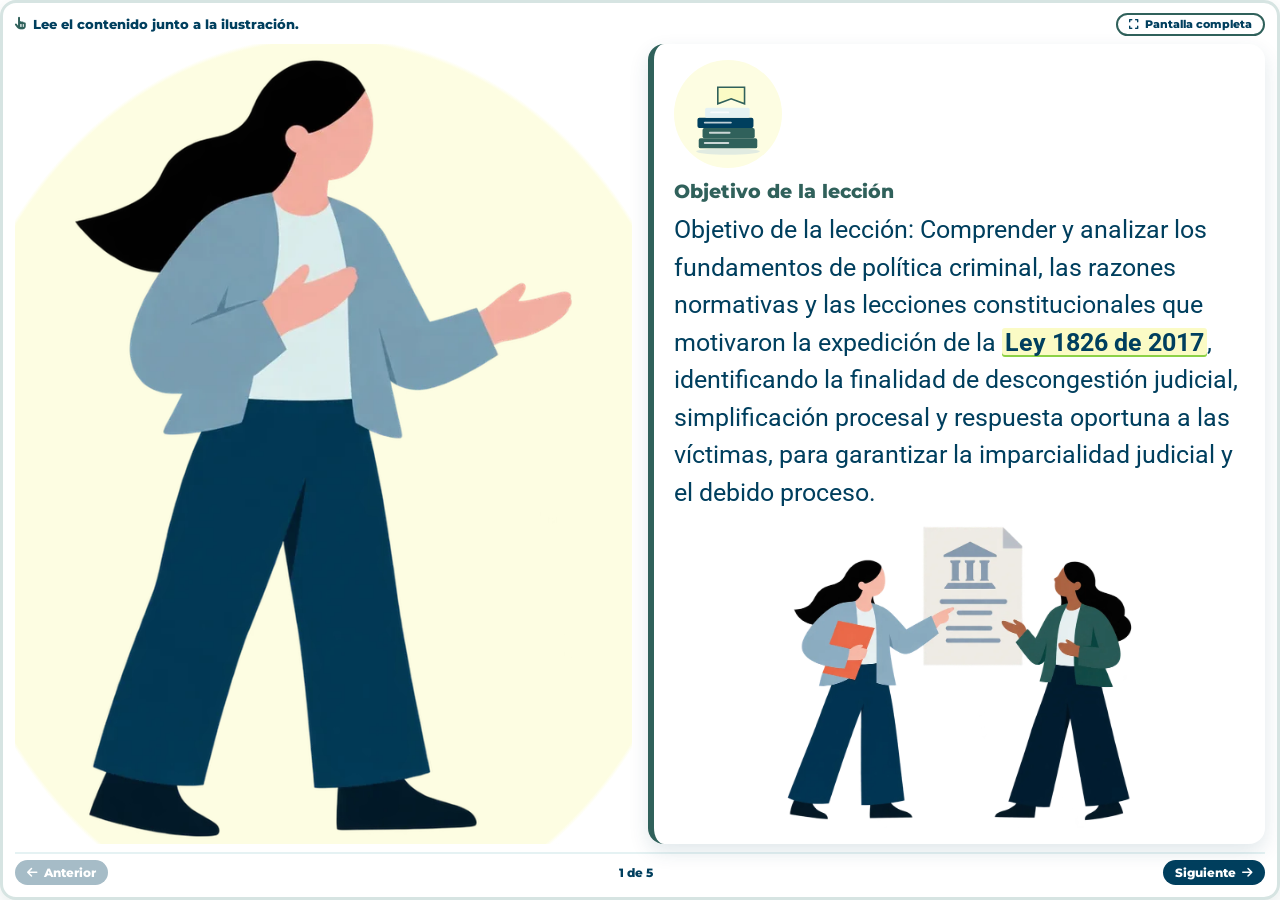
<file: unidad-01/leccion-01/index.html>
<!doctype html>
<html lang="es">
<head>
<meta charset="utf-8"><meta name="viewport" content="width=device-width, initial-scale=1">
<title>Lección 1. Finalidad y razones de política criminal de la Ley 1826 de 2017 · Mediación</title>
<link rel="stylesheet" href="../comun/assets/vendor/fontawesome.min.css">
<link rel="stylesheet" href="../comun/assets/vendor/solid.min.css">
<link rel="stylesheet" href="../comun/base.css?v=f63575f7">
<link rel="stylesheet" href="../comun/tema-curso.css?v=0e10d433">
</head>
<body>
<main id="ova" aria-label="Mediación de Ley 1826 de 2017, unidad 1, lección 1"></main>
<script type="application/json" id="contenido">{"ilustraciones": "ilustraciones-audiencias", "paleta": {"marino": "#003F5E", "teal": "#30615B", "oxido": "#30615B", "coral": "#8CD147", "crema": "#FBFBC5", "niebla": "#E5F2F3", "hielo": "#FDFDE2", "celeste": "#E5F2F3", "madera": "#30615B", "piso": "#E5F2F3", "gris": "#D6E4E2", "amarillo": "#8CD147"}, "anclas": {"fundamento-documento.webp": {"r": 1.1613, "p": [[50, 15], [52, 37], [19, 41], [72, 34]]}, "clasificacion-carpetas.webp": {"r": 1.5177, "p": [[15, 80], [30, 80], [45, 80], [41, 47], [85, 58]]}, "captura-detenido.webp": {"r": 1.2894, "p": [[37, 28], [80, 32], [50, 84], [52, 57]]}, "terminos-reloj.webp": {"r": 1.833, "p": [[45, 60], [55, 12], [37, 23]]}, "investigacion-lupa.webp": {"r": 1.4019, "p": [[40, 12], [88, 14], [78, 32], [55, 72], [14, 82]]}, "sustentacion-audiencia.webp": {"r": 1.4241, "p": [[22, 22], [40, 32], [55, 65], [80, 45], [70, 24]]}, "entrega-carpeta.webp": {"r": 1.8293, "p": [[60, 22], [78, 30]]}, "revisan-documento.webp": {"r": 1.0896, "p": [[64, 30], [52, 34]]}, "dialogo-carpeta.webp": {"r": 1.1719, "p": [[78, 35], [50, 30]]}, "lee-libro-explica.webp": {"r": 1.1321, "p": [[30, 27], [46, 17], [73, 30]]}, "explica-brazos.webp": {"r": 1.3373, "p": [[78, 30], [54, 22], [12, 32]]}, "alto-documento.webp": {"r": 1.2987, "p": [[63, 25], [50, 17]]}, "trio-dialogo.webp": {"r": 1.4706, "p": [[82, 30], [38, 22], [55, 30]]}, "corren-carpetas.webp": {"r": 1.6854, "p": [[30, 25], [73, 27]]}}, "respiro": 360, "pagina": 440, "completar": true, "sinHuecos": true, "tituloFuera": true, "leccion_rotulo": "Lección 1", "unit": 1, "lesson": 1, "heading": "Lección 1. Finalidad y razones de política criminal de la Ley 1826 de 2017", "scenes": [{"layout": "lamina", "segmentos": ["Objetivo de la lección: Comprender y analizar los fundamentos de política criminal, las razones normativas y las lecciones constitucionales que motivaron la expedición de la Ley 1826 de 2017, identificando la finalidad de descongestión judicial, simplificación procesal y respuesta oportuna a las víctimas, para garantizar la imparcialidad judicial y el debido proceso."], "parrafo": [0], "vineta": [], "lead": [], "titulo": [], "tail": [], "chips": [], "bloques": [{"tipo": "lamina", "items": [{"label": "Objetivo de la lección", "segs": [0], "obj": "libros", "acomp": ["escudo", "documento"]}]}], "rotulo": null, "seccion": "Lección 1. Finalidad y razones de política criminal de la Ley 1826 de 2017", "grupo": null, "encabezados": [], "mediacion": "Escenario ilustrado con puntos sobre los objetos.", "rotulos": ["Objetivo de la lección"], "titulo_genially": "Finalidad y razones de política criminal de la Ley 1826 de 2017", "ilustracion": "p-dialogo-carpeta.webp", "relleno": "fundamento-documento.webp", "arte": {"img": "p-dialogo-carpeta.webp", "pos": "izq"}}, {"layout": "esquema", "segmentos": ["El procedimiento penal especial abreviado fue introducido en Colombia mediante la Ley 1826 de 2017 y constituye una reforma estructural del sistema penal colombiano al determinar un procedimiento que se puede entender como paralelo al de la Ley 906 de 2004 e incorporar una herramienta procedimental dirigida a las víctimas: el acusador privado. Esta figura tiene el propósito de enfrentar los altos índices de congestión judicial e impunidad que caracterizan al sistema acusatorio tradicional, sobre todo frente a conductas punibles de menor lesividad, pero de alta ocurrencia y sensibilidad social.", "La finalidad primordial de este procedimiento especial es simplificar y acelerar el trámite procesal mediante la reducción de las etapas y audiencias judiciales que pueden resultar innecesarias para los delitos en los cuales procede. Su objetivo es garantizar una pronta y efectiva administración de justicia, con respuesta ágil a las víctimas. Con ella se transita de un modelo de justicia de ritual basado en las audiencias hacia uno en el que la fase inicial de vinculación e investigación se desarrolla en su mayor parte por escrito y de forma directa.", "Este nuevo modelo reserva la intervención judicial para el debate probatorio y la resolución de la situación jurídica sustancial."], "parrafo": [0, 1], "vineta": [], "lead": [], "titulo": [], "tail": [], "chips": [], "bloques": [{"tipo": "esquema", "items": [{"label": "Una reforma estructural", "segs": [0], "obj": "libros"}, {"label": "La finalidad primordial", "segs": [1, 2], "obj": "escudo"}]}], "rotulo": null, "seccion": "Introducción", "grupo": null, "encabezados": [], "mediacion": "Mapa conceptual: la idea de la escena arriba y sus conceptos unidos debajo; cada uno abre su texto.", "rotulos": ["Una reforma estructural", "La finalidad primordial"], "titulo_genially": "Introducción", "ilustracion": "fundamento-documento.webp", "relleno": "sustentacion-audiencia.webp", "arte": {"img": "fundamento-documento.webp", "pos": "fondo"}}, {"layout": "puntos", "segmentos": ["La Ley 1826 de 2017 entró en vigencia plena el 13 de julio de 2017. El ámbito temporal de aplicación se rige por las siguientes reglas operativas:", "a) Conductas cometidas con posterioridad al 13 de julio de 2017: se tramitan de forma obligatoria y exclusiva por el trámite abreviado, siempre que la conducta esté incluida en el catálogo de procedencia.", "b) Conductas cometidas con anterioridad al 13 de julio de 2017: se tramitan bajo el procedimiento abreviado únicamente si a la fecha de entrada en vigencia de la ley no se había formulado imputación de cargos conforme al procedimiento ordinario de la Ley 906 de 2004. Si ya existía imputación, el proceso debe culminar bajo la cuerda del procedimiento ordinario."], "parrafo": [0, 1, 2], "vineta": [], "lead": [], "titulo": [], "tail": [], "chips": [], "bloques": [{"tipo": "puntos", "items": [{"label": "Vigencia plena", "segs": [0, 1], "obj": "libros"}, {"label": "Conductas cometidas con anterioridad al 13", "segs": [2], "obj": "reloj"}]}], "rotulo": null, "seccion": "1. Vigencia y ámbito temporal de aplicación", "grupo": null, "encabezados": [], "mediacion": "Ilustración con puntos sobre los objetos: cada punto abre su texto completo.", "rotulos": ["Vigencia plena", "Conductas cometidas con anterioridad al 13"], "titulo_genially": "Vigencia y ámbito temporal de aplicación", "ilustracion": "fundamento-documento.webp", "relleno": "fundamento-documento.webp"}, {"layout": "esquema", "segmentos": ["La búsqueda de un trámite procesal expedito para combatir la delincuencia de menor cuantía y descongestionar los despachos judiciales es una constante en la política criminal colombiana. Sin embargo, el antecedente de la Sentencia C-364 de 1996 fijó los límites constitucionales insalvables para estas iniciativas.", "Al declarar inexequible el artículo 10 de la Ley 228 de 1995, que pretendía procesar el hurto calificado menor a diez salarios mínimos como una contravención especial, la Corte Constitucional advirtió que la celeridad procesal no puede alcanzarse despojando a la persona procesada de sus garantías fundamentales ni desfigurando el equilibrio del proceso penal. ​ ​ El tribunal censuró con vehemencia que dicha ley mantuviera penas severas de prisión (de hasta ocho años) mientras suprimía la separación de funciones entre acusación y juzgamiento al acumularlas en el juez o la jueza municipal.", "Además, limitaba las oportunidades probatorias y eliminaba el acceso a beneficios sustanciales como la condena de ejecución condicional y la libertad provisional. La Corte estableció así una regla de oro: si el legislador o legisladora considera que una conducta amerita una represión penal severa, está constitucionalmente obligado(a) a preservar la imparcialidad judicial y la plenitud de las formas del juicio oral y acusatorio.", "Dos décadas después, la Ley 1826 de 2017, que introdujo el procedimiento penal especial abreviado, redefinió este panorama político-criminal al aprender de los errores de diseño constitucional expuestos en 1996. A diferencia de la Ley 228 de 1995, que sacrificaba garantías para ganar rapidez, la Ley 1826 de 2017 racionaliza el proceso penal sin fusionar las funciones judiciales ni menoscabar los derechos de la persona procesada.", "El procedimiento abreviado mantiene intactas las competencias de jueces de conocimiento y jueces de control de garantías, pero simplifica los ritos procesales al eliminar la audiencia oral de formulación de imputación y sustituirla por el traslado directo y por escrito de la acusación a la defensa.", "Esto reduce de forma drástica el número de audiencias previas y protege el núcleo del derecho de defensa y la contradicción, en consonancia con la advertencia de la Corte de que los trámites no deben demorarse de forma injustificada, pero tampoco acelerarse al anular la estructura procesal de garantías."], "parrafo": [0, 3], "vineta": [], "lead": [], "titulo": [], "tail": [], "chips": [], "bloques": [{"tipo": "esquema", "items": [{"label": "Una constante en la política criminal", "segs": [0, 1], "obj": "libros"}, {"label": "Limitaba las oportunidades probatorias", "segs": [2], "obj": "puertaAbierta"}, {"label": "Dos décadas después", "segs": [3, 4, 5], "obj": "escudo"}]}], "rotulo": null, "seccion": "2. Razones político-criminales", "grupo": null, "encabezados": [], "mediacion": "Mapa conceptual: la idea de la escena arriba y sus conceptos unidos debajo; cada uno abre su texto.", "rotulos": ["Una constante en la política criminal", "Limitaba las oportunidades probatorias", "Dos décadas después"], "titulo_genially": "Razones político-criminales (1 de 2)", "ilustracion": "p-alto-documento.webp", "relleno": "terminos-reloj.webp", "arte": {"img": "p-alto-documento.webp", "pos": "izq"}}, {"layout": "fichas", "segmentos": ["El segundo pilar político-criminal de la Ley 1826 de 2017 es la incorporación de la figura del acusador privado. Este es un mecanismo que permite la conversión de la acción penal pública a privada para que la víctima, representada por su abogado o abogada de confianza o por un consultorio jurídico, lidere de manera directa la persecución de conductas punibles menores (como el hurto simple, la estafa o las lesiones personales culposas). A diferencia del esquema desvirtuado en la Sentencia C-364 de 1996, el acusador privado preserva la estricta escisión entre la parte acusadora y el tercero imparcial que decide.", "La FGN conserva la titularidad preferente y constitucional de la acción penal, pero delega el rol de acusación activa en el particular, lo que impide la concentración de poderes inquisitivos en quien ejerce como juzgador.", "Finalmente, la Ley 1826 de 2017 se ajusta a la proporcionalidad exigida por la doctrina constitucional al no consagrar un régimen punitivo o de beneficios regresivos en comparación con el procedimiento penal ordinario. Mientras que la legislación de 1995 cercenaba el acceso a subrogados penales y libertades provisionales para los ritos rápidos, el procedimiento abreviado de 2017 equilibra la agilidad procedimental[^1] con incentivos procesales y beneficios sustanciales amplios por la aceptación temprana de cargos.", "De este modo, la reforma plantea un modelo en el que la celeridad judicial y la oralidad no se construyen como herramientas de excepción o castigo procedimental, sino como una fórmula legítima de descongestión judicial que respeta los límites del arbitrio penal delineados por la jurisprudencia constitucional colombiana.", "[^1] Proyecto de Ley 048, 2015."], "parrafo": [0, 2, 4], "vineta": [], "lead": [], "titulo": [], "tail": [], "chips": [], "bloques": [{"tipo": "fichas", "items": [{"label": "Figura del acusador privado", "segs": [0, 1], "obj": "libros"}, {"label": "Proporcionalidad exigida", "segs": [2, 3, 4], "obj": "puertaAbierta"}]}], "rotulo": null, "seccion": "2. Razones político-criminales", "grupo": null, "encabezados": [], "mediacion": "Fichas: cada pestaña muestra su texto en el panel.", "rotulos": ["Figura del acusador privado", "Proporcionalidad exigida"], "titulo_genially": "Razones político-criminales (2 de 2)", "ilustracion": "terminos-reloj.webp", "relleno": "dialogo-carpeta.webp"}]}</script>
<script src="../comun/objetos.js?v=f63575f7"></script>
<script src="../comun/app.js?v=f63575f7"></script>
</body></html>
</file>
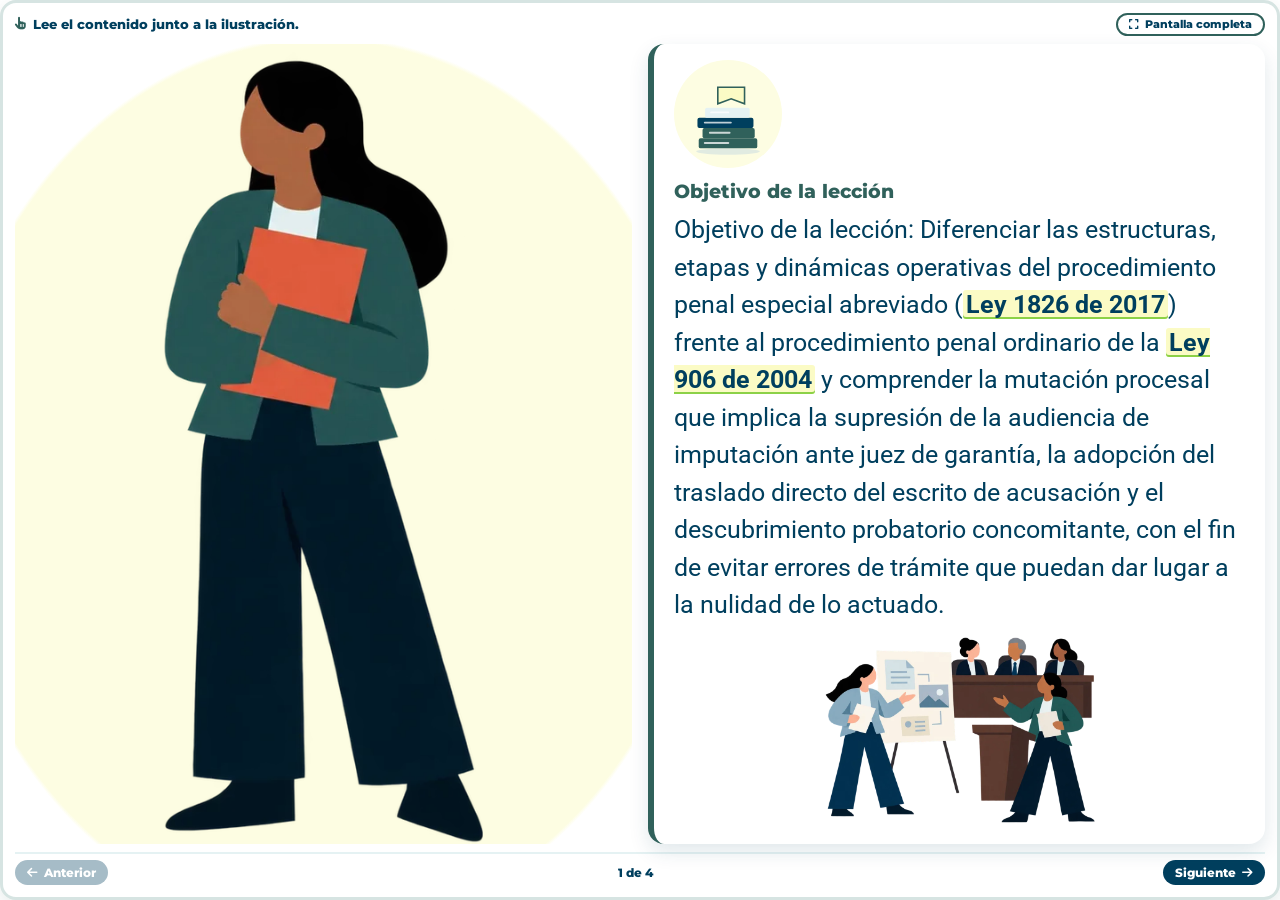
<file: unidad-01/leccion-02/index.html>
<!doctype html>
<html lang="es">
<head>
<meta charset="utf-8"><meta name="viewport" content="width=device-width, initial-scale=1">
<title>Lección 2. Diferencias estructurales y funcionales frente al procedimiento ordinario · Mediación</title>
<link rel="stylesheet" href="../comun/assets/vendor/fontawesome.min.css">
<link rel="stylesheet" href="../comun/assets/vendor/solid.min.css">
<link rel="stylesheet" href="../comun/base.css?v=f63575f7">
<link rel="stylesheet" href="../comun/tema-curso.css?v=0e10d433">
</head>
<body>
<main id="ova" aria-label="Mediación de Ley 1826 de 2017, unidad 1, lección 2"></main>
<script type="application/json" id="contenido">{"ilustraciones": "ilustraciones-audiencias", "paleta": {"marino": "#003F5E", "teal": "#30615B", "oxido": "#30615B", "coral": "#8CD147", "crema": "#FBFBC5", "niebla": "#E5F2F3", "hielo": "#FDFDE2", "celeste": "#E5F2F3", "madera": "#30615B", "piso": "#E5F2F3", "gris": "#D6E4E2", "amarillo": "#8CD147"}, "anclas": {"fundamento-documento.webp": {"r": 1.1613, "p": [[50, 15], [52, 37], [19, 41], [72, 34]]}, "clasificacion-carpetas.webp": {"r": 1.5177, "p": [[15, 80], [30, 80], [45, 80], [41, 47], [85, 58]]}, "captura-detenido.webp": {"r": 1.2894, "p": [[37, 28], [80, 32], [50, 84], [52, 57]]}, "terminos-reloj.webp": {"r": 1.833, "p": [[45, 60], [55, 12], [37, 23]]}, "investigacion-lupa.webp": {"r": 1.4019, "p": [[40, 12], [88, 14], [78, 32], [55, 72], [14, 82]]}, "sustentacion-audiencia.webp": {"r": 1.4241, "p": [[22, 22], [40, 32], [55, 65], [80, 45], [70, 24]]}, "entrega-carpeta.webp": {"r": 1.8293, "p": [[60, 22], [78, 30]]}, "revisan-documento.webp": {"r": 1.0896, "p": [[64, 30], [52, 34]]}, "dialogo-carpeta.webp": {"r": 1.1719, "p": [[78, 35], [50, 30]]}, "lee-libro-explica.webp": {"r": 1.1321, "p": [[30, 27], [46, 17], [73, 30]]}, "explica-brazos.webp": {"r": 1.3373, "p": [[78, 30], [54, 22], [12, 32]]}, "alto-documento.webp": {"r": 1.2987, "p": [[63, 25], [50, 17]]}, "trio-dialogo.webp": {"r": 1.4706, "p": [[82, 30], [38, 22], [55, 30]]}, "corren-carpetas.webp": {"r": 1.6854, "p": [[30, 25], [73, 27]]}}, "respiro": 360, "pagina": 440, "completar": true, "sinHuecos": true, "tituloFuera": true, "leccion_rotulo": "Lección 2", "unit": 1, "lesson": 2, "heading": "Lección 2. Diferencias estructurales y funcionales frente al procedimiento ordinario", "scenes": [{"layout": "lamina", "segmentos": ["Objetivo de la lección: Diferenciar las estructuras, etapas y dinámicas operativas del procedimiento penal especial abreviado (Ley 1826 de 2017) frente al procedimiento penal ordinario de la Ley 906 de 2004 y comprender la mutación procesal que implica la supresión de la audiencia de imputación ante juez de garantía, la adopción del traslado directo del escrito de acusación y el descubrimiento probatorio concomitante, con el fin de evitar errores de trámite que puedan dar lugar a la nulidad de lo actuado."], "parrafo": [0], "vineta": [], "lead": [], "titulo": [], "tail": [], "chips": [], "bloques": [{"tipo": "lamina", "items": [{"label": "Objetivo de la lección", "segs": [0], "obj": "libros", "acomp": ["escudo", "tribunal"]}]}], "rotulo": null, "seccion": "Lección 2. Diferencias estructurales y funcionales frente al procedimiento ordinario", "grupo": null, "encabezados": [], "mediacion": "Escenario ilustrado con puntos sobre los objetos.", "rotulos": ["Objetivo de la lección"], "titulo_genially": "Diferencias estructurales y funcionales frente al procedimiento ordinario", "ilustracion": "p-explica-brazos-2.webp", "relleno": "sustentacion-audiencia.webp", "arte": {"img": "p-explica-brazos-2.webp", "pos": "izq"}}, {"layout": "esquema", "segmentos": ["Las diferencias estructurales entre ambos sistemas permiten prevenir errores de trámite que puedan desencadenar la nulidad de lo actuado. La principal mutación del procedimiento abreviado radica en la supresión de la audiencia judicial de formulación de imputación y en la unificación de los actos de acusación y preparación probatoria.", "Tabla 1.", "Cuadro comparativo entre el procedimiento ordinario y el procedimiento especial."], "parrafo": [0, 1, 2], "vineta": [], "lead": [], "titulo": [], "tail": [], "chips": [], "bloques": [{"tipo": "esquema", "items": [{"label": "La principal mutación", "segs": [0, 1], "obj": "tribunal"}, {"label": "Cuadro comparativo entre el procedimiento ordinario", "segs": [2], "obj": "escalones"}]}], "rotulo": null, "seccion": "Introducción", "grupo": null, "encabezados": [], "mediacion": "Mapa conceptual: la idea de la escena arriba y sus conceptos unidos debajo; cada uno abre su texto.", "rotulos": ["La principal mutación", "Cuadro comparativo entre el procedimiento ordinario"], "titulo_genially": "Introducción", "ilustracion": "sustentacion-audiencia.webp", "relleno": "sustentacion-audiencia.webp", "arte": {"img": "sustentacion-audiencia.webp", "pos": "fondo"}}, {"layout": "tabla", "segmentos": ["Criterio de análisis", "Procedimiento ordinario (Ley 906 de 2004)", "Procedimiento especial abreviado (Ley 1826 de 2017)", "Vínculo procesal y formalización", "Audiencia judicial de formulación de imputación ante juez de control de garantías. Requiere control de legalidad judicial inmediato.", "Acto de traslado directo del escrito de acusación de la Fiscalía a la persona indiciada y quien ejerce su defensa (art. 536 del CPP). Equivale formalmente a la imputación.", "Estructura de audiencias", "Esquema secuencial de audiencias independientes: 1. Imputación 2. Acusación 3. Preparatoria 4. Juicio oral", "Esquema concentrado y simplificado: 1. Traslado de acusación (extrajudicial) 2. Audiencia concentrada (sanea, debate y decreta pruebas) 3. Juicio oral", "Términos de instrucción", "La Fiscalía tiene hasta 90 días desde la imputación para radicar acusación (art. 175 del CPP).", "La Fiscalía debe radicar el escrito ante juez de conocimiento dentro de los 5 días siguientes al traslado de la acusación. La defensa tiene 60 días para preparar el caso.", "Descubrimiento probatorio", "Se realiza de forma escalonada: la Fiscalía inicia en la audiencia de acusación, la defensa lo hace en la preparatoria.", "Descubrimiento bilateral total e inmediato. La Fiscalía entrega todos los elementos probatorios y evidencias físicas en el momento exacto del traslado de la acusación."], "parrafo": [0, 1, 2, 3, 4, 5, 6, 7, 8, 9, 10, 11, 12, 13, 14], "vineta": [], "lead": [], "titulo": [], "tail": [], "chips": [], "bloques": [{"tipo": "tabla", "items": [{"label": "Vínculo procesal y formalización", "label_seg": 3, "segs": [4, 5], "filas": [[[1, 4], [2, 5]]], "obj": "documento"}, {"label": "Estructura de audiencias", "label_seg": 6, "segs": [7, 8], "filas": [[[1, 7], [2, 8]]], "obj": "tribunal"}, {"label": "Términos de instrucción", "label_seg": 9, "segs": [10, 11], "filas": [[[1, 10], [2, 11]]], "obj": "reloj"}, {"label": "Descubrimiento probatorio", "label_seg": 12, "segs": [13, 14], "filas": [[[1, 13], [2, 14]]], "obj": "carpetas"}], "titulo": [0]}], "rotulo": null, "seccion": "Introducción", "grupo": null, "encabezados": [], "mediacion": "Tabla de la fuente explorada por pestañas.", "rotulos": ["Vínculo procesal y formalización", "Estructura de audiencias", "Términos de instrucción", "Descubrimiento probatorio"], "titulo_genially": "Cuadro comparativo entre el procedimiento ordinario y el procedimiento especial", "ilustracion": "captura-detenido.webp", "relleno": "entrega-carpeta.webp"}, {"layout": "puntos", "segmentos": ["Nota. Elaboración propia.", "Alerta: El traslado del escrito de acusación no es un simple trámite administrativo de entrega de documentos. Este acto procesal produce efectos sustanciales idénticos a la imputación de la Ley 906 de 2004, tales como: a) interrupción de los términos de prescripción de la acción penal; b) vinculación formal de la persona a la relación jurídico-procesal; y c) activación del derecho de defensa en su dimensión plena. Por ende, debe realizarse con estricto respeto de las garantías constitucionales."], "parrafo": [0, 1], "vineta": [], "lead": [], "titulo": [], "tail": [], "chips": [], "bloques": [{"tipo": "puntos", "items": [{"label": "Nota", "segs": [0], "obj": "documento"}, {"label": "El traslado del escrito de acusación", "segs": [1], "obj": "libros"}]}], "rotulo": null, "seccion": "Introducción", "grupo": null, "encabezados": [], "mediacion": "Ilustración con puntos sobre los objetos: cada punto abre su texto completo.", "rotulos": ["Nota", "El traslado del escrito de acusación"], "titulo_genially": "Alerta: el traslado del escrito de acusación", "ilustracion": "entrega-carpeta.webp", "relleno": "dialogo-carpeta.webp"}]}</script>
<script src="../comun/objetos.js?v=f63575f7"></script>
<script src="../comun/app.js?v=f63575f7"></script>
</body></html>
</file>
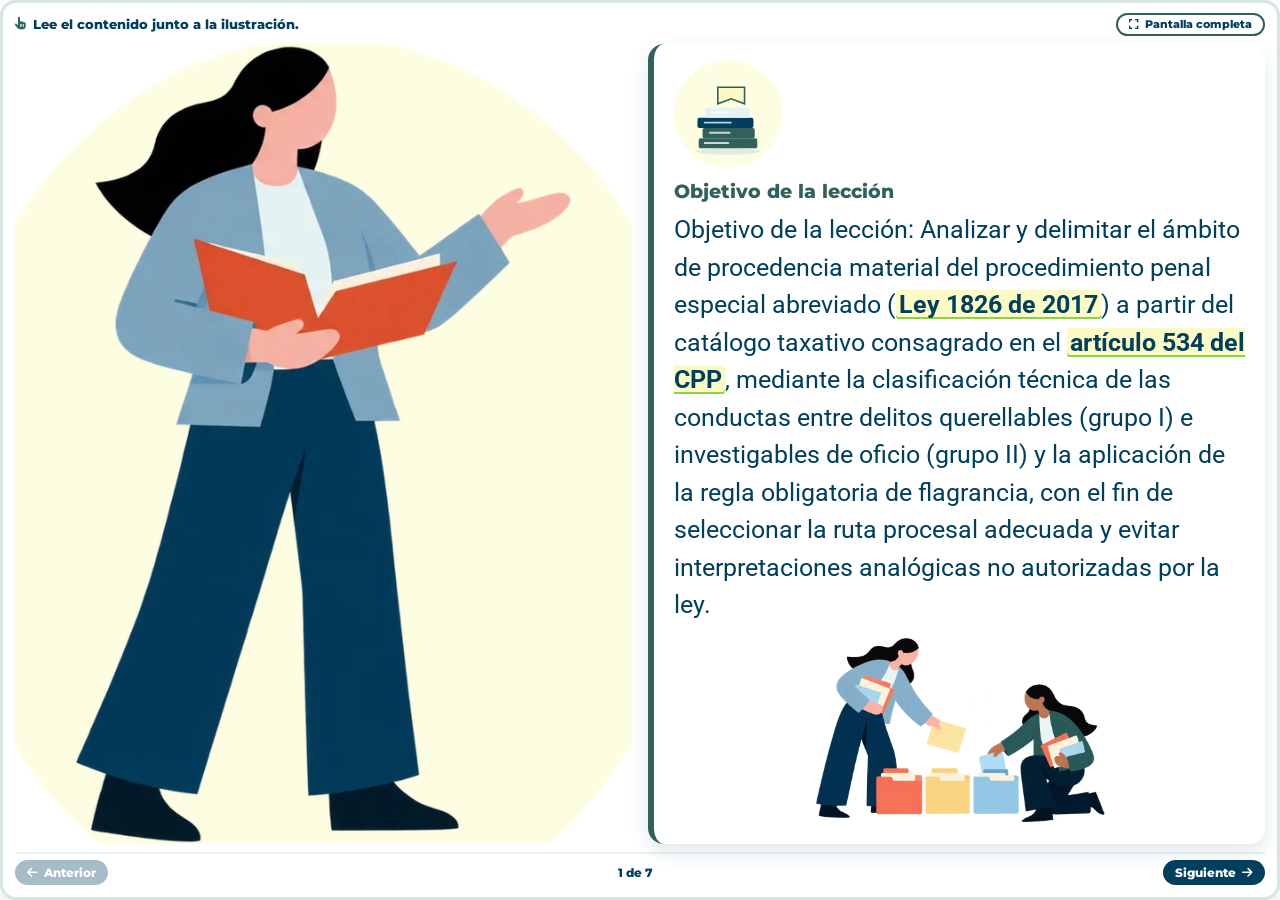
<file: unidad-01/leccion-03/index.html>
<!doctype html>
<html lang="es">
<head>
<meta charset="utf-8"><meta name="viewport" content="width=device-width, initial-scale=1">
<title>Lección 3. Ámbito de aplicación: delitos querellables y catálogo de oficiosos · Mediación</title>
<link rel="stylesheet" href="../comun/assets/vendor/fontawesome.min.css">
<link rel="stylesheet" href="../comun/assets/vendor/solid.min.css">
<link rel="stylesheet" href="../comun/base.css?v=f63575f7">
<link rel="stylesheet" href="../comun/tema-curso.css?v=0e10d433">
</head>
<body>
<main id="ova" aria-label="Mediación de Ley 1826 de 2017, unidad 1, lección 3"></main>
<script type="application/json" id="contenido">{"ilustraciones": "ilustraciones-audiencias", "paleta": {"marino": "#003F5E", "teal": "#30615B", "oxido": "#30615B", "coral": "#8CD147", "crema": "#FBFBC5", "niebla": "#E5F2F3", "hielo": "#FDFDE2", "celeste": "#E5F2F3", "madera": "#30615B", "piso": "#E5F2F3", "gris": "#D6E4E2", "amarillo": "#8CD147"}, "anclas": {"fundamento-documento.webp": {"r": 1.1613, "p": [[50, 15], [52, 37], [19, 41], [72, 34]]}, "clasificacion-carpetas.webp": {"r": 1.5177, "p": [[15, 80], [30, 80], [45, 80], [41, 47], [85, 58]]}, "captura-detenido.webp": {"r": 1.2894, "p": [[37, 28], [80, 32], [50, 84], [52, 57]]}, "terminos-reloj.webp": {"r": 1.833, "p": [[45, 60], [55, 12], [37, 23]]}, "investigacion-lupa.webp": {"r": 1.4019, "p": [[40, 12], [88, 14], [78, 32], [55, 72], [14, 82]]}, "sustentacion-audiencia.webp": {"r": 1.4241, "p": [[22, 22], [40, 32], [55, 65], [80, 45], [70, 24]]}, "entrega-carpeta.webp": {"r": 1.8293, "p": [[60, 22], [78, 30]]}, "revisan-documento.webp": {"r": 1.0896, "p": [[64, 30], [52, 34]]}, "dialogo-carpeta.webp": {"r": 1.1719, "p": [[78, 35], [50, 30]]}, "lee-libro-explica.webp": {"r": 1.1321, "p": [[30, 27], [46, 17], [73, 30]]}, "explica-brazos.webp": {"r": 1.3373, "p": [[78, 30], [54, 22], [12, 32]]}, "alto-documento.webp": {"r": 1.2987, "p": [[63, 25], [50, 17]]}, "trio-dialogo.webp": {"r": 1.4706, "p": [[82, 30], [38, 22], [55, 30]]}, "corren-carpetas.webp": {"r": 1.6854, "p": [[30, 25], [73, 27]]}}, "respiro": 360, "pagina": 440, "completar": true, "sinHuecos": true, "tituloFuera": true, "leccion_rotulo": "Lección 3", "unit": 1, "lesson": 3, "heading": "Lección 3. Ámbito de aplicación: delitos querellables y catálogo de oficiosos", "scenes": [{"layout": "lamina", "segmentos": ["Objetivo de la lección: Analizar y delimitar el ámbito de procedencia material del procedimiento penal especial abreviado (Ley 1826 de 2017) a partir del catálogo taxativo consagrado en el artículo 534 del CPP, mediante la clasificación técnica de las conductas entre delitos querellables (grupo I) e investigables de oficio (grupo II) y la aplicación de la regla obligatoria de flagrancia, con el fin de seleccionar la ruta procesal adecuada y evitar interpretaciones analógicas no autorizadas por la ley."], "parrafo": [0], "vineta": [], "lead": [], "titulo": [], "tail": [], "chips": [], "bloques": [{"tipo": "lamina", "items": [{"label": "Objetivo de la lección", "segs": [0], "obj": "libros", "acomp": ["escalones", "documento"]}]}], "rotulo": null, "seccion": "Lección 3. Ámbito de aplicación: delitos querellables y catálogo de oficiosos", "grupo": null, "encabezados": [], "mediacion": "Escenario ilustrado con puntos sobre los objetos.", "rotulos": ["Objetivo de la lección"], "titulo_genially": "Ámbito de aplicación: delitos querellables y catálogo de oficiosos", "ilustracion": "p-lee-libro.webp", "relleno": "clasificacion-carpetas.webp", "arte": {"img": "p-lee-libro.webp", "pos": "izq"}}, {"layout": "lamina", "segmentos": ["El ámbito de aplicación del procedimiento penal especial abreviado está estrictamente delimitado por el artículo 534 de la Ley 906 de 2004, adicionado por el artículo 10 de la Ley 1826 de 2017 y modificado por leyes posteriores, como la Ley 2197 de 2022. Este catálogo tiene un carácter taxativo, lo que significa que el o la fiscal no puede aplicar este trámite por analogía a delitos que no estén consagrados expresamente en la norma."], "parrafo": [0], "vineta": [], "lead": [], "titulo": [], "tail": [], "chips": [], "bloques": [{"tipo": "lamina", "items": [{"label": "Ámbito de aplicación", "segs": [0], "obj": "libros", "acomp": ["escalones", "documento"]}]}], "rotulo": null, "seccion": "Introducción", "grupo": null, "encabezados": [], "mediacion": "Escenario ilustrado con puntos sobre los objetos.", "rotulos": ["Ámbito de aplicación"], "titulo_genially": "Introducción", "ilustracion": "p-dialogo-carpeta-2.webp", "relleno": "fundamento-documento.webp"}, {"layout": "esquema", "segmentos": ["Las conductas punibles sujetas a este procedimiento se dividen en dos grandes grupos según la naturaleza de la acción penal:", "1.1.", "Grupo I: delitos que requieren querella para el inicio de la acción penal o querellables.[^2]​ Se rigen por el artículo 74 del CPP.", "Al requerir la manifestación expresa de la voluntad de la víctima para iniciar la acción penal, suponen una dinámica procesal particular sujeta a la caducidad de la querella y a la obligatoriedad de conciliación previa.", "Ejemplos representativos de esta categoría incluyen la injuria, la calumnia, el abuso de confianza ordinario, el daño en bien ajeno y las lesiones personales sin secuelas permanentes."], "parrafo": [0, 1], "vineta": [], "lead": [], "titulo": [], "tail": [], "chips": [], "bloques": [{"tipo": "esquema", "items": [{"label": "Dos grandes grupos", "segs": [0], "obj": "escalones"}, {"label": "1.1", "segs": [1], "obj": "documento"}, {"label": "Grupo I", "segs": [2], "obj": "carpetas"}, {"label": "Al requerir la manifestación expresa", "segs": [3], "obj": "escudo"}, {"label": "Ejemplos representativos de esta", "segs": [4], "obj": "reloj"}]}], "rotulo": null, "seccion": "1. Clasificación de los delitos del procedimiento abreviado", "grupo": null, "encabezados": [], "mediacion": "Mapa conceptual: la idea de la escena arriba y sus conceptos unidos debajo; cada uno abre su texto.", "rotulos": ["Dos grandes grupos", "1.1", "Grupo I", "Al requerir la manifestación expresa", "Ejemplos representativos de esta"], "titulo_genially": "Clasificación de los delitos del procedimiento abreviado (1 de 5)", "ilustracion": "clasificacion-carpetas.webp", "relleno": "dialogo-carpeta.webp", "arte": {"img": "clasificacion-carpetas.webp", "pos": "fondo"}}, {"layout": "rejilla", "segmentos": ["[^2] Artículo 74. Conductas punibles que requieren querella [Artículo modificado por el artículo 22 de la Ley 2197 de 2022. Corregido por el artículo 10 del Decreto 207 de 2022]. Para iniciar la acción penal será necesario querella en las siguientes conductas punibles: 1. Aquellas que de conformidad con el CP no tienen señalada pena privativa de la libertad, con excepción de: ofrecimiento, venta o compra de instrumento apto para interceptar la comunicación privada entre personas (art. 193); divulgación y empleo de documentos reservados (art. 194); abuso de autoridad por acto arbitrario e injusto (art. 416); revelación de secreto (art. 418);", "utilización de secreto o reserva (art. 419); utilización indebida de información oficial privilegiada (art. 420); asesoramiento y otras actuaciones ilegales (art. 421); utilización indebida de información obtenida en el ejercicio de función pública (art. 431); utilización indebida de influencias derivadas del ejercicio de función pública (art. 432). 2. Inducción o ayuda al suicidio (art. 107); lesiones personales sin secuelas que produjeren incapacidad para trabajar o enfermedad sin exceder de sesenta (60) días (art. 112, incisos 1 y 2); lesiones personales con deformidad física transitoria (art. 113, inciso 1);", "lesiones personales con perturbación funcional transitoria (art. 114, inciso 1); parto o aborto preterintencional (art. 118); lesiones personales culposas (art. 120); omisión de socorro (art. 131); violación a la libertad religiosa (art. 201); injuria (art. 220); calumnia (art. 221); injuria y calumnia indirecta (art. 222); injuria por vías de hecho (art. 226); injurias recíprocas (art. 227); maltrato mediante restricción a la libertad física (art. 230); malversación y dilapidación de los bienes de familiares (art. 236);", "hurto simple cuya cuantía no exceda de ciento cincuenta (150) salarios mínimos mensuales legales vigentes (art. 239, inciso 2); alteración, desfiguración y suplantación de marcas de ganado (art. 243); estafa cuya cuantía no exceda de ciento cincuenta (150) salarios mínimos mensuales legales vigentes (art. 246, inciso 3); emisión y transferencia ilegal de cheques (art. 248); abuso de confianza (art. 249); aprovechamiento de error ajeno o caso fortuito (art. 252); alzamiento de bienes (art. 253); disposición de bien propio gravado con prenda (art. 255); defraudación de fluidos (art. 256);", "acceso ilegal de los servicios de telecomunicaciones (art. 257); malversación y dilapidación de bienes (art. 259); usurpación de tierras (art. 261); usurpación de aguas (art. 262); invasión de tierras o edificaciones, cuando el avalúo del inmueble no exceda de ciento cincuenta (150) salarios mínimos mensuales legales vigentes (art. 263); perturbación de la posesión sobre inmuebles (art. 264); daño en bien ajeno (art. 265); uso y recargo de ventas a plazo (art. 305); falsa autoacusación (art. 437); infidelidad a los deberes profesionales (art. 445); violación de los derechos de reunión y asociación (art. 200). PARÁGRAFO 1o.", "No será necesario querella para iniciar la acción penal respecto de casos de flagrancia o en los cuales el sujeto pasivo sea menor de edad, inimputable o se refieran a presuntas conductas punibles de violencia contra la mujer. PARÁGRAFO 2o. No será necesaria la querella, cuando el delito de invasión de tierras o edificaciones recaiga sobre bienes del Estado."], "parrafo": [0], "vineta": [], "lead": [], "titulo": [], "tail": [], "chips": [], "bloques": [{"tipo": "rejilla", "items": [{"label": "Conductas punibles que requieren querella", "segs": [0], "obj": "puertaCerrada", "ilus": "fundamento-documento.webp"}, {"label": "utilización de secreto o reserva", "segs": [1], "obj": "escudo", "ilus": "investigacion-lupa.webp"}, {"label": "lesiones personales con perturbación funcional transitoria", "segs": [2], "obj": "puertaAbierta", "ilus": "alto-documento.webp"}, {"label": "hurto simple cuya", "segs": [3], "obj": "documento", "ilus": "revisan-documento.webp"}, {"label": "acceso ilegal de los servicios de telecomunicaciones", "segs": [4], "obj": "telefono", "ilus": "terminos-reloj.webp"}, {"label": "necesario querella para iniciar la acción penal", "segs": [5], "obj": "personas", "ilus": "captura-detenido.webp"}]}], "rotulo": null, "seccion": "1. Clasificación de los delitos del procedimiento abreviado", "grupo": null, "encabezados": [], "mediacion": "Rejilla en collage: ventanas con ilustración que llenan el marco; cada una abre su texto completo.", "rotulos": ["Conductas punibles que requieren querella", "utilización de secreto o reserva", "lesiones personales con perturbación funcional transitoria", "hurto simple cuya", "acceso ilegal de los servicios de telecomunicaciones", "necesario querella para iniciar la acción penal"], "titulo_genially": "Clasificación de los delitos del procedimiento abreviado (2 de 5)", "ilustracion": "alto-documento.webp", "relleno": "clasificacion-carpetas.webp"}, {"layout": "puntos", "segmentos": ["1.2. Grupo II: catálogo taxativo de delitos investigables de oficio Son aquellas conductas punibles descritas en el numeral 2[^3] del artículo 534 del CPP. Aunque son delitos que se investigan de oficio (no requieren querella), se consideró pertinente darles el trámite abreviado debido a su menor complejidad o su alta frecuencia de judicialización. El catálogo vigente comprende:", "[^3] 2. Lesiones personales a las que hacen referencia los artículos 111, 112, 113, 114, 115, 116, 118 y 120 del CP; actos de discriminación (art. 134A del CP); hostigamiento agravado (art. 134C del CP); VIF (art. 229 del CP); inasistencia alimentaria (art. 233 del CP); hurto (art. 239 del CP), hurto calificado (art. 240 del CP), hurto agravado (art. 241 del CP, numerales del 1 al 10); estafa (art. 246 del CP); abuso de confianza (art. 249 del CP); corrupción privada (art. 250A del CP); administración desleal (art. 250B del CP); abuso de condiciones de inferioridad (art. 251 del CP);", "utilización indebida de información privilegiada en particulares (art. 258 del CP); invasión de tierras o edificaciones (art. 263 del CP); los delitos contenidos en el Título VII Bis, para la protección de la información y los datos, excepto los casos en los que la conducta recaiga sobre bienes o entidades del Estado; violación de derechos morales de autor (art. 270 del CP); violación de derechos patrimoniales de autor y derechos conexos (art. 271 del CP); violación a los mecanismos de protección de derechos de autor (art. 272 del CP); falsedad en documento privado (arts. 289 y 290 del CP);", "usurpación de derechos de propiedad industrial y de derechos de obtentores de variedades vegetales (art. 306 del CP); uso ilegítimo de patentes (art. 307 del CP); violación de reserva industrial y comercial (art. 308 del CP); ejercicio ilícito de actividad monopolística de arbitrio rentístico (art. 312 del CP).", "a) Lesiones personales específicas: aquellas contempladas en los artículos 111, 112, 113, 114, 115, 116, 118 y 120 del CP."], "parrafo": [0, 1, 4], "vineta": [], "lead": [], "titulo": [], "tail": [], "chips": [], "bloques": [{"tipo": "puntos", "items": [{"label": "Catálogo taxativo", "segs": [0, 1, 2, 3], "obj": "escalones"}, {"label": "Lesiones personales específicas", "segs": [4], "obj": "personas"}]}], "rotulo": null, "seccion": "1. Clasificación de los delitos del procedimiento abreviado", "grupo": null, "encabezados": [], "mediacion": "Ilustración con puntos sobre los objetos: cada punto abre su texto completo.", "rotulos": ["Catálogo taxativo", "Lesiones personales específicas"], "titulo_genially": "Clasificación de los delitos del procedimiento abreviado (3 de 5)", "ilustracion": "clasificacion-carpetas.webp", "relleno": "clasificacion-carpetas.webp"}, {"layout": "fichas", "segmentos": ["b) VIF: artículo 229 del CP. Es el delito de mayor impacto en esta categoría y cuenta con directrices institucionales específicas (Directiva 0001 de 2021).", "c) Inasistencia alimentaria: artículo 233 del CP. Delito de omisión que tiene un trámite abreviado riguroso.", "d) Hurto simple, calificado y agravado; artículos 239, 240 y 241 (numerales 1 a 10) del CP. Es fundamental verificar que la agravación o calificación de la conducta no supere los límites del catálogo.", "e) Estafa y abuso de confianza: artículos 246 y 249 del CP, respectivamente."], "parrafo": [0, 1, 2, 3], "vineta": [], "lead": [], "titulo": [], "tail": [], "chips": [], "bloques": [{"tipo": "fichas", "items": [{"label": "artículo 229", "segs": [0], "obj": "documento"}, {"label": "Inasistencia alimentaria", "segs": [1, 2], "obj": "escalones"}, {"label": "Estafa y abuso de confianza", "segs": [3], "obj": "carpetas"}]}], "rotulo": null, "seccion": "1. Clasificación de los delitos del procedimiento abreviado", "grupo": null, "encabezados": [], "mediacion": "Fichas: cada pestaña muestra su texto en el panel.", "rotulos": ["artículo 229", "Inasistencia alimentaria", "Estafa y abuso de confianza"], "titulo_genially": "Clasificación de los delitos del procedimiento abreviado (4 de 5)", "ilustracion": "alto-documento.webp", "relleno": "revisan-documento.webp", "arte": {"img": "alto-documento.webp", "pos": "izq"}}, {"layout": "giro", "segmentos": ["f) Delitos contra los derechos de autor: violación de derechos morales de autor (art. 270 del CP), violación de derechos patrimoniales de autor y derechos conexos (art. 271 del CP) y violación a mecanismos de protección (art. 272 del CP).", "g) Falsedad en documento privado: artículos 289 y 290 del CP.", "h) Delitos informáticos (Título VII Bis del CP): delitos contra la confidencialidad, la integridad y la disponibilidad de los datos y de los sistemas informáticos, salvo cuando la conducta recaiga sobre bienes o entidades del Estado.", "Parágrafo sobre flagrancia. En el parágrafo del artículo 534 se establece que el procedimiento especial abreviado se aplicará de forma obligatoria en todos los casos de flagrancia para los delitos contemplados en el catálogo. Esto significa que la captura en flagrancia de un sujeto cometiendo un hurto calificado o un acto de VIF activa inmediatamente la ruta del procedimiento abreviado, con los términos y especificidades procesales que la flagrancia impone (por ejemplo, control judicial de aprehensión dentro de las 36 horas)."], "parrafo": [0, 1, 2, 3], "vineta": [], "lead": [], "titulo": [], "tail": [], "chips": [], "bloques": [{"tipo": "giro", "items": [{"label": "Delitos contra los derechos de autor", "segs": [0], "obj": "escudo"}, {"label": "Falsedad en documento privado", "segs": [1], "obj": "documento"}, {"label": "Delitos informáticos (Título VII Bis del CP)", "segs": [2], "obj": "computador"}, {"label": "Parágrafo sobre flagrancia", "segs": [3], "obj": "puertaCerrada"}]}], "rotulo": null, "seccion": "1. Clasificación de los delitos del procedimiento abreviado", "grupo": null, "encabezados": [], "mediacion": "Tarjetas que giran: cada una abre su texto completo.", "rotulos": ["Delitos contra los derechos de autor", "Falsedad en documento privado", "Delitos informáticos (Título VII Bis del CP)", "Parágrafo sobre flagrancia"], "titulo_genially": "Clasificación de los delitos del procedimiento abreviado (5 de 5)", "ilustracion": "p-trio-3.webp", "relleno": "dialogo-carpeta.webp", "arte": {"img": "p-trio-3.webp", "pos": "izq"}}]}</script>
<script src="../comun/objetos.js?v=f63575f7"></script>
<script src="../comun/app.js?v=f63575f7"></script>
</body></html>
</file>
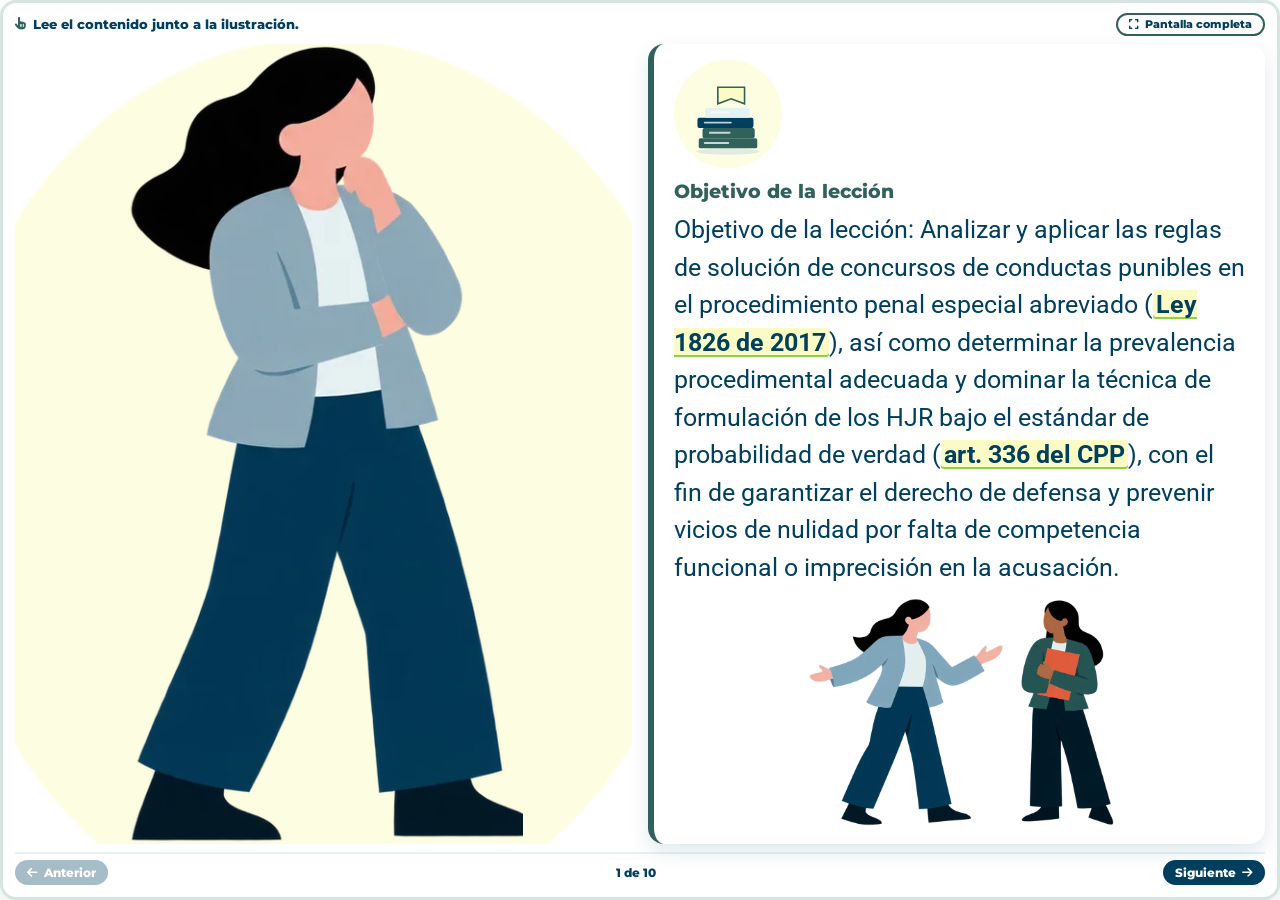
<file: unidad-01/leccion-04/index.html>
<!doctype html>
<html lang="es">
<head>
<meta charset="utf-8"><meta name="viewport" content="width=device-width, initial-scale=1">
<title>Lección 4. Régimen de concursos: delimitación de rutas procesales · Mediación</title>
<link rel="stylesheet" href="../comun/assets/vendor/fontawesome.min.css">
<link rel="stylesheet" href="../comun/assets/vendor/solid.min.css">
<link rel="stylesheet" href="../comun/base.css?v=f63575f7">
<link rel="stylesheet" href="../comun/tema-curso.css?v=0e10d433">
</head>
<body>
<main id="ova" aria-label="Mediación de Ley 1826 de 2017, unidad 1, lección 4"></main>
<script type="application/json" id="contenido">{"ilustraciones": "ilustraciones-audiencias", "paleta": {"marino": "#003F5E", "teal": "#30615B", "oxido": "#30615B", "coral": "#8CD147", "crema": "#FBFBC5", "niebla": "#E5F2F3", "hielo": "#FDFDE2", "celeste": "#E5F2F3", "madera": "#30615B", "piso": "#E5F2F3", "gris": "#D6E4E2", "amarillo": "#8CD147"}, "anclas": {"fundamento-documento.webp": {"r": 1.1613, "p": [[50, 15], [52, 37], [19, 41], [72, 34]]}, "clasificacion-carpetas.webp": {"r": 1.5177, "p": [[15, 80], [30, 80], [45, 80], [41, 47], [85, 58]]}, "captura-detenido.webp": {"r": 1.2894, "p": [[37, 28], [80, 32], [50, 84], [52, 57]]}, "terminos-reloj.webp": {"r": 1.833, "p": [[45, 60], [55, 12], [37, 23]]}, "investigacion-lupa.webp": {"r": 1.4019, "p": [[40, 12], [88, 14], [78, 32], [55, 72], [14, 82]]}, "sustentacion-audiencia.webp": {"r": 1.4241, "p": [[22, 22], [40, 32], [55, 65], [80, 45], [70, 24]]}, "entrega-carpeta.webp": {"r": 1.8293, "p": [[60, 22], [78, 30]]}, "revisan-documento.webp": {"r": 1.0896, "p": [[64, 30], [52, 34]]}, "dialogo-carpeta.webp": {"r": 1.1719, "p": [[78, 35], [50, 30]]}, "lee-libro-explica.webp": {"r": 1.1321, "p": [[30, 27], [46, 17], [73, 30]]}, "explica-brazos.webp": {"r": 1.3373, "p": [[78, 30], [54, 22], [12, 32]]}, "alto-documento.webp": {"r": 1.2987, "p": [[63, 25], [50, 17]]}, "trio-dialogo.webp": {"r": 1.4706, "p": [[82, 30], [38, 22], [55, 30]]}, "corren-carpetas.webp": {"r": 1.6854, "p": [[30, 25], [73, 27]]}}, "respiro": 360, "pagina": 440, "completar": true, "sinHuecos": true, "tituloFuera": true, "leccion_rotulo": "Lección 4", "unit": 1, "lesson": 4, "heading": "Lección 4. Régimen de concursos: delimitación de rutas procesales", "scenes": [{"layout": "lamina", "segmentos": ["Objetivo de la lección: Analizar y aplicar las reglas de solución de concursos de conductas punibles en el procedimiento penal especial abreviado (Ley 1826 de 2017), así como determinar la prevalencia procedimental adecuada y dominar la técnica de formulación de los HJR bajo el estándar de probabilidad de verdad (art. 336 del CPP), con el fin de garantizar el derecho de defensa y prevenir vicios de nulidad por falta de competencia funcional o imprecisión en la acusación."], "parrafo": [0], "vineta": [], "lead": [], "titulo": [], "tail": [], "chips": [], "bloques": [{"tipo": "lamina", "items": [{"label": "Objetivo de la lección", "segs": [0], "obj": "libros", "acomp": ["escudo", "escalones"]}]}], "rotulo": null, "seccion": "Lección 4. Régimen de concursos: delimitación de rutas procesales", "grupo": null, "encabezados": [], "mediacion": "Escenario ilustrado con puntos sobre los objetos.", "rotulos": ["Objetivo de la lección"], "titulo_genially": "Régimen de concursos: delimitación de rutas procesales", "ilustracion": "p-trio-1.webp", "relleno": "explica-brazos.webp", "arte": {"img": "p-trio-1.webp", "pos": "izq"}}, {"layout": "lamina", "segmentos": ["Cuando una misma situación fáctica involucra la presunta comisión de múltiples conductas punibles (concurso de delitos), el o la fiscal debe realizar un riguroso análisis procedimental para determinar qué ruta procesal debe seguirse. La Ley 1826 de 2017 establece reglas de prevalencia absoluta para evitar la fragmentación de las investigaciones."], "parrafo": [0], "vineta": [], "lead": [], "titulo": [], "tail": [], "chips": [], "bloques": [{"tipo": "lamina", "items": [{"label": "concurso de delitos", "segs": [0], "obj": "libros", "acomp": ["lupa", "documento"]}]}], "rotulo": null, "seccion": "Introducción", "grupo": null, "encabezados": [], "mediacion": "Escenario ilustrado con puntos sobre los objetos.", "rotulos": ["concurso de delitos"], "titulo_genially": "Introducción", "ilustracion": "p-dialogo-carpeta-2.webp", "relleno": "investigacion-lupa.webp"}, {"layout": "ruta", "segmentos": ["El inciso segundo del artículo 534 del CPP consagra con claridad la regla de resolución de conflictos procedimentales: \"en caso de concurso entre las conductas punibles referidas en los numerales anteriores [procedimiento abreviado] y aquellas a las que se les aplica el procedimiento ordinario, la actuación se regirá por este último”.", "Esta disposición significa que, ante la concurrencia de cualquier delito del procedimiento ordinario (por ejemplo, homicidio, secuestro, porte ilegal de armas de fuego de defensa personal) junto con un delito del catálogo abreviado (por ejemplo, hurto calificado o lesiones personales), quien ejerza como fiscal debe tramitar la totalidad de la actuación procesal de los delitos concursantes bajo el procedimiento ordinario de la Ley 906 de 2004 (por ejemplo, en el caso de concurso entre los artículos 229 y 365 de la Ley 599 de 2000, corresponde su conocimiento al juez penal del circuito bajo procedimiento ordinario)."], "parrafo": [0, 1], "vineta": [], "lead": [], "titulo": [], "tail": [], "chips": [], "bloques": [{"tipo": "ruta", "items": [{"label": "inciso segundo del artículo 534", "segs": [0], "obj": "escalones"}, {"label": "procedimiento ordinario de la Ley 906 de 2004", "segs": [1], "obj": "libros"}]}], "rotulo": null, "seccion": "1. Regla de prevalencia del procedimiento ordinario (abreviado + ordinario)", "grupo": null, "encabezados": [], "mediacion": "Ruta paso a paso con ficha que avanza.", "rotulos": ["inciso segundo del artículo 534", "procedimiento ordinario de la Ley 906 de 2004"], "titulo_genially": "Regla de prevalencia del procedimiento ordinario (abreviado + ordinario)", "ilustracion": "sustentacion-audiencia.webp", "relleno": "fundamento-documento.webp", "arte": {"img": "sustentacion-audiencia.webp", "pos": "fondo"}}, {"layout": "esquema", "segmentos": ["Si el concurso de conductas punibles está constituido única y exclusivamente por delitos contemplados en el catálogo del artículo 534 (por ejemplo, un concurso entre VIF, hurto calificado e inasistencia alimentaria), la actuación se mantendrá en su totalidad bajo las reglas del procedimiento penal especial abreviado de la Ley 1826 de 2017.", "Alerta: La inobservancia de la regla de prevalencia del procedimiento ordinario genera una irregularidad sustancial en el trámite procesal. Si quien ejerce como fiscal procesa un concurso mixto (ordinario + abreviado) a través de la Ley 1826, está actuando sin competencia funcional para ese trámite específico. Esto vicia de nulidad absoluta toda la actuación, desde el traslado del escrito de acusación, por violación al debido proceso (juez natural y formas propias de cada juicio), conforme al artículo 457 del CPP."], "parrafo": [0, 1], "vineta": [], "lead": [], "titulo": [], "tail": [], "chips": [], "bloques": [{"tipo": "esquema", "items": [{"label": "artículo 534", "segs": [0], "obj": "libros"}, {"label": "Alerta", "segs": [1], "obj": "escalones"}]}], "rotulo": null, "seccion": "2. Regla del concurso homogéneo o pluralidad de delitos abreviados (abreviado + abreviado).", "grupo": null, "encabezados": [], "mediacion": "Mapa conceptual: la idea de la escena arriba y sus conceptos unidos debajo; cada uno abre su texto.", "rotulos": ["artículo 534", "Alerta"], "titulo_genially": "Regla del concurso homogéneo o pluralidad de delitos abreviados (abreviado + abreviado).", "ilustracion": "p-trio-2.webp", "relleno": "entrega-carpeta.webp", "arte": {"img": "p-trio-2.webp", "pos": "izq"}}, {"layout": "lamina", "segmentos": ["Uno de los desafíos técnicos más complejos en la práctica judicial para fiscales y asistentes es la delimitación de los HJR. La Corte Constitucional, en decisiones de unificación como la Sentencia SU-360 de 2024, y la Sala Penal de la Corte Suprema de Justicia han insistido en que la correcta formulación de los HJR es la columna vertebral del debido proceso y del derecho a la defensa."], "parrafo": [0], "vineta": [], "lead": [], "titulo": [], "tail": [], "chips": [], "bloques": [{"tipo": "lamina", "items": [{"label": "Sentencia SU-360 de 2024", "segs": [0], "obj": "libros", "acomp": ["personas", "documento"]}]}], "rotulo": null, "seccion": "3. Adecuación típica y delimitación de HJR", "grupo": null, "encabezados": [], "mediacion": "Escenario ilustrado con puntos sobre los objetos.", "rotulos": ["Sentencia SU-360 de 2024"], "titulo_genially": "Adecuación típica y delimitación de HJR", "ilustracion": "p-dialogo-carpeta.webp", "relleno": "lee-libro-explica.webp", "arte": {"img": "p-dialogo-carpeta.webp", "pos": "izq"}}, {"layout": "esquema", "segmentos": ["En el sistema procesal penal colombiano (Ley 906 de 2004), el grado de conocimiento lógico exigido a la Fiscalía evoluciona de manera progresiva a lo largo de las distintas etapas de la actuación para salvaguardar el debido proceso y evitar la arbitrariedad en el ejercicio del poder punitivo del Estado. El estándar de probabilidad de verdad, consagrado en el artículo 336 de la Ley 906 de 2004, constituye el umbral de conocimiento requerido específicamente para la fase de acusación.", "Además, es el punto de inflexión en el procedimiento penal abreviado, pues el traslado del escrito de acusación se ubica en este estándar al suprimir la imputación.", "En el proceso penal se establece así el estándar probabilidad de verdad sobre el delito y la responsabilidad penal del acusado:", "a) El estándar lógico. Probabilidad de verdad, siguiendo el artículo 336 de la Ley 906 de 2004. Requisito formal y probatorio: la presentación de la acusación no es un acto formal que pueda realizarse en cualquier momento o de cualquier manera. Exige un juicio de suficiencia en el que el fiscal valore el material de convicción recaudado. Sustento fáctico: el escrito acusatorio solo puede presentarse cuando sea posible afirmar dicha probabilidad a partir de los elementos materiales probatorios, evidencia física o información legalmente obtenida.", "Núcleo del estándar: La probabilidad de verdad debe recaer de forma concomitante sobre dos aspectos:", "1.​ Que la conducta delictiva existió.", "2.​ Que la persona imputada es su autora o partícipe.", "b) Escala del grado de conocimiento lógico en el proceso penal La probabilidad de verdad del artículo 336 del CPP se puede contratar con los otros niveles de conocimiento lógico que guían el proceso penal de tendencia acusatoria así:", "1. Motivos razonablemente fundados (art. 220 del CPP): son el fundamento para la orden de registro y allanamiento, retención de correspondencia (art. 233 del CPP), interceptación de comunicaciones (art. 235 del CPP), recuperación de información producto de la transmisión de datos a través de las redes de comunicaciones (art. 236 del CPP) y captura (art. 297 del CPP)."], "parrafo": [0, 2, 3, 5, 6, 7, 8], "vineta": [], "lead": [], "titulo": [], "tail": [], "chips": [], "bloques": [{"tipo": "esquema", "items": [{"label": "grado de conocimiento lógico exigido", "segs": [0, 1], "obj": "libros"}, {"label": "así el estándar probabilidad de verdad", "segs": [2, 3, 4, 5], "obj": "escalones"}, {"label": "persona imputada", "segs": [6], "obj": "personas"}, {"label": "Escala del grado de conocimiento lógico", "segs": [7, 8], "obj": "casa"}]}], "rotulo": null, "seccion": "4. La probabilidad de verdad del delito y la responsabilidad penal para delimitar la acusación", "grupo": null, "encabezados": [], "mediacion": "Mapa conceptual: la idea de la escena arriba y sus conceptos unidos debajo; cada uno abre su texto.", "rotulos": ["grado de conocimiento lógico exigido", "así el estándar probabilidad de verdad", "persona imputada", "Escala del grado de conocimiento lógico"], "titulo_genially": "La probabilidad de verdad del delito y la responsabilidad penal para delimitar la acusación", "ilustracion": "p-lee-libro.webp", "relleno": "entrega-carpeta.webp", "arte": {"img": "p-lee-libro.webp", "pos": "der"}}, {"layout": "rejilla", "segmentos": ["2. Inferencia razonable (imputación y traslado de acusación: es el estándar inicial y menos exigente. Se aplica en la etapa de formulación de imputación o en el traslado del escrito de acusación en el procedimiento abreviado. En este, la Fiscalía, basándose en la información temprana de la indagación, infiere razonablemente la adecuación típica para vincular formalmente a la persona procesada (art. 286 del CPP sobre el presupuesto de imputación que se omite en el procedimiento penal abreviado y art. 308 del CPP que trata los requisitos para la medida de aseguramiento).", "3. Probabilidad de verdad (acusación): es el estándar intermedio (art. 336 del CPP). Al haber concluido la fase de investigación se exige un nivel cognitivo superior a la mera inferencia inicial, indispensable para autorizar la apertura de la etapa de juicio que corresponde si inicio a la Fiscalía en el acto complejo de acusación en el procedimiento ordinario (que se concreta en los momentos de presentación del escrito y celebración de la audiencia del Artículo 339 CPP).", "4. Conocimiento más allá de toda duda razonable (sentencia condenatoria): es el estándar cognitivo final del artículo 381 del CPP. Corresponde a quien ejerce como juez de conocimiento. Es el nivel de certeza exigido constitucional y legalmente al juez de conocimiento para poder derribar la presunción de inocencia y proferir una sentencia condenatoria tanto sobre la materialidad del delito como sobre la responsabilidad del acusado.", "Ese escalonamiento lógico y probatorio asegura que el proceso avance solo cuando se consolida la hipótesis criminal de la Fiscalía. Esto protege tanto la presunción de inocencia de quien es procesado como el derecho de las víctimas a una correcta administración de justicia basada en la tipicidad estricta, cuya piedra angular es la demostración de los llamados HJR"], "parrafo": [0, 1, 2, 3], "vineta": [], "lead": [], "titulo": [], "tail": [], "chips": [], "bloques": [{"tipo": "rejilla", "items": [{"label": "Inferencia razonable (imputación y traslado de acusación", "segs": [0], "obj": "lupa", "ilus": "entrega-carpeta.webp"}, {"label": "Probabilidad de verdad (acusación)", "segs": [1], "obj": "escalones", "ilus": "terminos-reloj.webp"}, {"label": "Conocimiento más allá de toda duda razonable", "segs": [2], "obj": "libros", "ilus": "lee-libro-explica.webp"}, {"label": "Ese escalonamiento lógico y probatorio asegura", "segs": [3], "obj": "telefono", "ilus": "dialogo-carpeta.webp"}]}], "rotulo": null, "seccion": "4. La probabilidad de verdad del delito y la responsabilidad penal para delimitar la acusación", "grupo": null, "encabezados": [], "mediacion": "Rejilla en collage: ventanas con ilustración que llenan el marco; cada una abre su texto completo.", "rotulos": ["Inferencia razonable (imputación y traslado de acusación", "Probabilidad de verdad (acusación)", "Conocimiento más allá de toda duda razonable", "Ese escalonamiento lógico y probatorio asegura"], "titulo_genially": "La probabilidad de verdad del delito y la responsabilidad penal para delimitar la acusación", "ilustracion": "investigacion-lupa.webp", "relleno": "revisan-documento.webp"}, {"layout": "esquema", "segmentos": ["Los HJR son las premisas fácticas de la acusación que encajan con los elementos objetivos, subjetivos y normativos de la descripción típica prevista por el legislador en el delito en particular.", "Cada elemento del tipo penal debe tener una correspondencia exacta con un hecho del mundo real descrito en la acusación.", "En ese sentido, constituyen la descripción fáctica y precisa de los sucesos atribuidos a un individuo, los cuales deben correlacionarse de manera exacta con los elementos estructurales de un tipo penal (adecuación típica o juicio de imputación)[^4].", "[^4] Corte Constitucional, Sentencia SU360 de 2024.", "M.P. Reyes Cuartas."], "parrafo": [0, 3], "vineta": [], "lead": [], "titulo": [], "tail": [], "chips": [], "bloques": [{"tipo": "esquema", "items": [{"label": "premisas fácticas de la acusación", "segs": [0], "obj": "documento"}, {"label": "Cada elemento del tipo penal", "segs": [1], "obj": "carpetas"}, {"label": "constituyen la descripción fáctica y precisa", "segs": [2], "obj": "lupa"}, {"label": "Corte Constitucional", "segs": [3], "obj": "libros"}, {"label": "M.P. Reyes Cuartas", "segs": [4], "obj": "expediente"}]}], "rotulo": null, "seccion": "5. ¿Qué es un HJR en la acusación?", "grupo": null, "encabezados": [], "mediacion": "Mapa conceptual: la idea de la escena arriba y sus conceptos unidos debajo; cada uno abre su texto.", "rotulos": ["premisas fácticas de la acusación", "Cada elemento del tipo penal", "constituyen la descripción fáctica y precisa", "Corte Constitucional", "M.P. Reyes Cuartas"], "titulo_genially": "¿Qué es un HJR en la acusación?", "ilustracion": "explica-brazos.webp", "relleno": "fundamento-documento.webp", "arte": {"img": "explica-brazos.webp", "pos": "fondo"}}, {"layout": "puntos", "segmentos": ["Quien ejerce como fiscal debe distinguir tres conceptos al momento de concretar su acusación:", "a) Los HJR: el dato fáctico específico que realiza el tipo penal (ejemplo: Pedro se apoderó de la billetera de Juan el 15 de marzo de 2026 sin su consentimiento).", "b) Los hechos indicadores (inferencias): datos fácticos colaterales de los que se puede inferir el HJR (ejemplo: Pedro corría por la calle con una billetera en la mano inmediatamente después del hecho).", "c) Los elementos materiales probatorios, la evidencia física y la información legalmente obtenida: son los instrumentos a través de los cuales se pretende demostrar la ocurrencia del hecho indicador o del HJR (ejemplo: el testimonio de Juan o el video de la cámara de seguridad).", "Alerta: La transcripción de testimonios, la narración exhaustiva del desarrollo de la investigación o el listado de las pruebas obtenidas en la sección de hechos del escrito de acusación constituyen un error técnico. Los hechos del escrito de acusación deben contener exclusivamente afirmaciones fácticas que correspondan a la conducta punible imputada."], "parrafo": [0, 1, 2, 3, 4], "vineta": [], "lead": [], "titulo": [], "tail": [], "chips": [], "bloques": [{"tipo": "puntos", "items": [{"label": "Quien ejerce como fiscal", "segs": [0, 1], "obj": "documento"}, {"label": "Los hechos indicadores (inferencias)", "segs": [2], "obj": "lupa"}, {"label": "elementos materiales probatorios", "segs": [3], "obj": "camara"}, {"label": "Alerta", "segs": [4], "obj": "expediente"}]}], "rotulo": null, "seccion": "6. Precisiones conceptuales.", "grupo": null, "encabezados": [], "mediacion": "Ilustración con puntos sobre los objetos: cada punto abre su texto completo.", "rotulos": ["Quien ejerce como fiscal", "Los hechos indicadores (inferencias)", "elementos materiales probatorios", "Alerta"], "titulo_genially": "Precisiones conceptuales.", "ilustracion": "investigacion-lupa.webp", "relleno": "corren-carpetas.webp"}, {"layout": "esquema", "segmentos": ["Dado que en el procedimiento abreviado no existe una audiencia de formulación de imputación, el traslado del escrito de acusación es el único y definitivo escenario de delimitación fáctica y tipificación jurídica inicial.", "Quien ejerce como fiscal debe plasmar en dicho escrito los HJR sin vaguedad o ambigüedad.", "En este momento procesal se concreta el derecho a la información[^5], pues la defensa debe prepararde manera adecuada y acorde con ello su teoría del caso, para lo que dispone de 60 días conforme con el artículo 541 del CPP.", "Una equivoca redacción de los HJR en la acusación puede dar lugar a que la defensa formule solicitudes de nulidad en la audiencia concentrada, que estarán fundadas en la vulneración al debido proceso y el derecho a la defensa.", "[^5] Ley 906 de 2004 Artículo 8, Lit. h) Conocer los cargos que le sean imputados, expresados en términos que sean comprensibles, con indicación expresa de las circunstancias conocidas de modo, tiempo y lugar que los fundamentan;"], "parrafo": [0, 4], "vineta": [], "lead": [], "titulo": [], "tail": [], "chips": [], "bloques": [{"tipo": "esquema", "items": [{"label": "traslado del escrito de acusación", "segs": [0], "obj": "tribunal"}, {"label": "Quien ejerce como fiscal", "segs": [1], "obj": "documento"}, {"label": "artículo 541 del CPP", "segs": [2], "obj": "reloj"}, {"label": "equivoca redacción de los HJR", "segs": [3], "obj": "personas"}, {"label": "Ley 906 de 2004 Artículo 8", "segs": [4], "obj": "libros"}]}], "rotulo": null, "seccion": "7. Los HJR en el procedimiento abreviado.", "grupo": null, "encabezados": [], "mediacion": "Mapa conceptual: la idea de la escena arriba y sus conceptos unidos debajo; cada uno abre su texto.", "rotulos": ["traslado del escrito de acusación", "Quien ejerce como fiscal", "artículo 541 del CPP", "equivoca redacción de los HJR", "Ley 906 de 2004 Artículo 8"], "titulo_genially": "Los HJR en el procedimiento abreviado.", "ilustracion": "p-explica-brazos-2.webp", "relleno": "sustentacion-audiencia.webp", "arte": {"img": "p-explica-brazos-2.webp", "pos": "izq"}}]}</script>
<script src="../comun/objetos.js?v=f63575f7"></script>
<script src="../comun/app.js?v=f63575f7"></script>
</body></html>
</file>
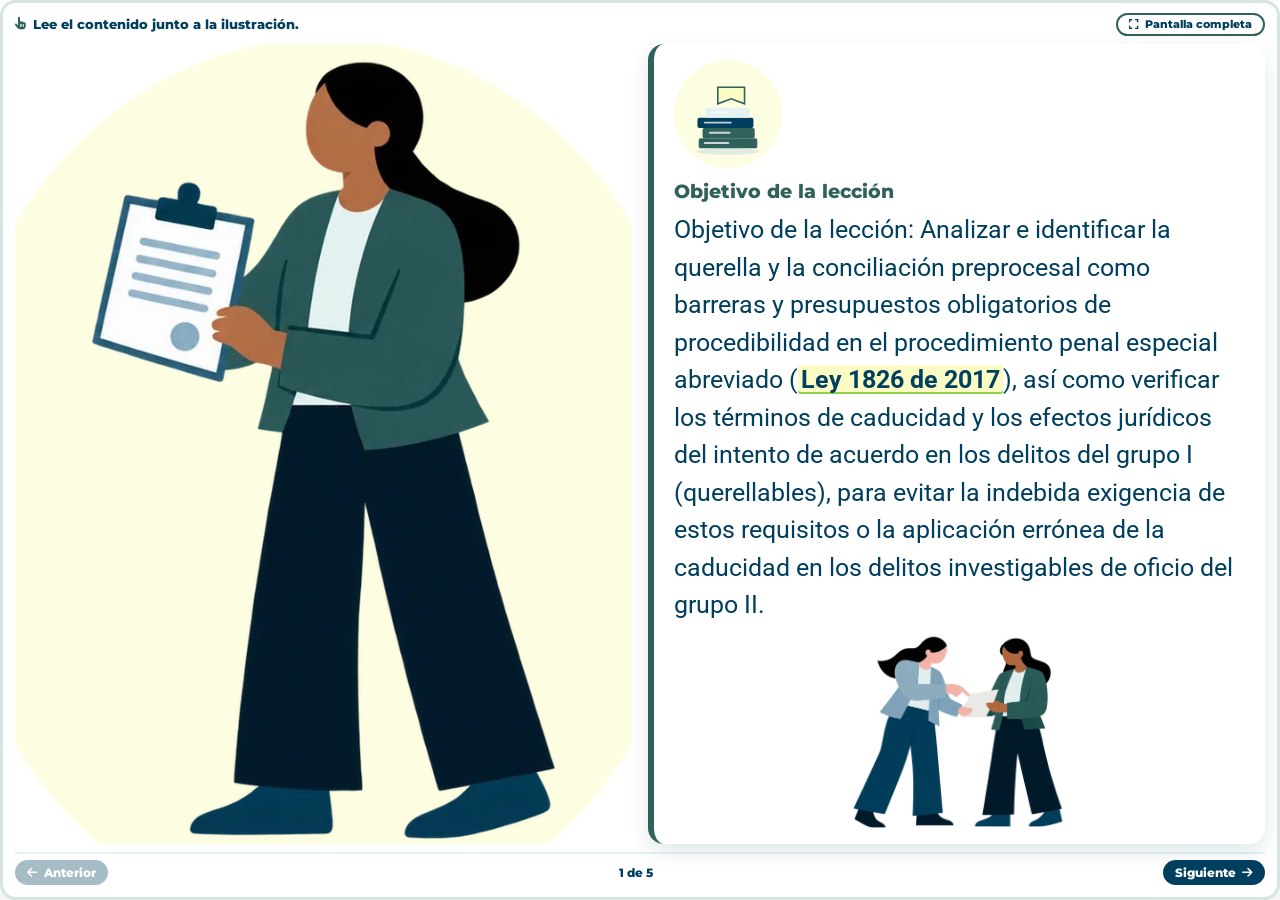
<file: unidad-01/leccion-05/index.html>
<!doctype html>
<html lang="es">
<head>
<meta charset="utf-8"><meta name="viewport" content="width=device-width, initial-scale=1">
<title>Lección 5. Querella y conciliación como requisitos de procedibilidad · Mediación</title>
<link rel="stylesheet" href="../comun/assets/vendor/fontawesome.min.css">
<link rel="stylesheet" href="../comun/assets/vendor/solid.min.css">
<link rel="stylesheet" href="../comun/base.css?v=f63575f7">
<link rel="stylesheet" href="../comun/tema-curso.css?v=0e10d433">
</head>
<body>
<main id="ova" aria-label="Mediación de Ley 1826 de 2017, unidad 1, lección 5"></main>
<script type="application/json" id="contenido">{"ilustraciones": "ilustraciones-audiencias", "paleta": {"marino": "#003F5E", "teal": "#30615B", "oxido": "#30615B", "coral": "#8CD147", "crema": "#FBFBC5", "niebla": "#E5F2F3", "hielo": "#FDFDE2", "celeste": "#E5F2F3", "madera": "#30615B", "piso": "#E5F2F3", "gris": "#D6E4E2", "amarillo": "#8CD147"}, "anclas": {"fundamento-documento.webp": {"r": 1.1613, "p": [[50, 15], [52, 37], [19, 41], [72, 34]]}, "clasificacion-carpetas.webp": {"r": 1.5177, "p": [[15, 80], [30, 80], [45, 80], [41, 47], [85, 58]]}, "captura-detenido.webp": {"r": 1.2894, "p": [[37, 28], [80, 32], [50, 84], [52, 57]]}, "terminos-reloj.webp": {"r": 1.833, "p": [[45, 60], [55, 12], [37, 23]]}, "investigacion-lupa.webp": {"r": 1.4019, "p": [[40, 12], [88, 14], [78, 32], [55, 72], [14, 82]]}, "sustentacion-audiencia.webp": {"r": 1.4241, "p": [[22, 22], [40, 32], [55, 65], [80, 45], [70, 24]]}, "entrega-carpeta.webp": {"r": 1.8293, "p": [[60, 22], [78, 30]]}, "revisan-documento.webp": {"r": 1.0896, "p": [[64, 30], [52, 34]]}, "dialogo-carpeta.webp": {"r": 1.1719, "p": [[78, 35], [50, 30]]}, "lee-libro-explica.webp": {"r": 1.1321, "p": [[30, 27], [46, 17], [73, 30]]}, "explica-brazos.webp": {"r": 1.3373, "p": [[78, 30], [54, 22], [12, 32]]}, "alto-documento.webp": {"r": 1.2987, "p": [[63, 25], [50, 17]]}, "trio-dialogo.webp": {"r": 1.4706, "p": [[82, 30], [38, 22], [55, 30]]}, "corren-carpetas.webp": {"r": 1.6854, "p": [[30, 25], [73, 27]]}}, "respiro": 360, "pagina": 440, "completar": true, "sinHuecos": true, "tituloFuera": true, "leccion_rotulo": "Lección 5", "unit": 1, "lesson": 5, "heading": "Lección 5. Querella y conciliación como requisitos de procedibilidad", "scenes": [{"layout": "lamina", "segmentos": ["Objetivo de la lección: Analizar e identificar la querella y la conciliación preprocesal como barreras y presupuestos obligatorios de procedibilidad en el procedimiento penal especial abreviado (Ley 1826 de 2017), así como verificar los términos de caducidad y los efectos jurídicos del intento de acuerdo en los delitos del grupo I (querellables), para evitar la indebida exigencia de estos requisitos o la aplicación errónea de la caducidad en los delitos investigables de oficio del grupo II."], "parrafo": [0], "vineta": [], "lead": [], "titulo": [], "tail": [], "chips": [], "bloques": [{"tipo": "lamina", "items": [{"label": "Objetivo de la lección", "segs": [0], "obj": "libros", "acomp": ["reloj", "escalones"]}]}], "rotulo": null, "seccion": "Lección 5. Querella y conciliación como requisitos de procedibilidad", "grupo": null, "encabezados": [], "mediacion": "Escenario ilustrado con puntos sobre los objetos.", "rotulos": ["Objetivo de la lección"], "titulo_genially": "Querella y conciliación como requisitos de procedibilidad", "ilustracion": "p-alto-documento-2.webp", "relleno": "revisan-documento.webp", "arte": {"img": "p-alto-documento-2.webp", "pos": "izq"}}, {"layout": "lamina", "segmentos": ["Para los delitos del grupo I (querellables), el legislador ha impuesto dos barreras procedimentales que quien ejerce como fiscal debe verificar rigurosamente antes de realizar cualquier acto de vinculación procesal: la caducidad de la querella y el requisito de procedibilidad de la conciliación previa."], "parrafo": [0], "vineta": [], "lead": [], "titulo": [], "tail": [], "chips": [], "bloques": [{"tipo": "lamina", "items": [{"label": "dos barreras procedimentales", "segs": [0], "obj": "escalones", "acomp": ["documento", "carpetas"]}]}], "rotulo": null, "seccion": "Introducción", "grupo": null, "encabezados": [], "mediacion": "Escenario ilustrado con puntos sobre los objetos.", "rotulos": ["dos barreras procedimentales"], "titulo_genially": "Introducción", "ilustracion": "p-alto-documento.webp", "relleno": "revisan-documento.webp"}, {"layout": "esquema", "segmentos": ["De conformidad con el artículo 73 del CPP, la querella debe presentarse dentro del término perentorio de seis meses, contados a partir de la ocurrencia de la conducta punible. Si la víctima legítima no formula la querella en ese lapso, opera el fenómeno sustancial de la caducidad, el cual extingue la acción penal e imposibilita cualquier persecución penal por el Estado.", "El o la fiscal que reciba una noticia criminal por un delito querellable presentado fuera del término de caducidad debe abstenerse de iniciar investigación y emitir de inmediato una orden de archivo o solicitar la preclusión, según sea el estado de la actuación. Avanzar en un trámite abreviado con una querella caducada constituye una violación directa de la ley procesal."], "parrafo": [0, 1], "vineta": [], "lead": [], "titulo": [], "tail": [], "chips": [], "bloques": [{"tipo": "esquema", "items": [{"label": "artículo 73 del CPP", "segs": [0], "obj": "reloj"}, {"label": "fuera del término de caducidad", "segs": [1], "obj": "puertaCerrada"}]}], "rotulo": null, "seccion": "1. Caducidad de la querella", "grupo": null, "encabezados": [], "mediacion": "Mapa conceptual: la idea de la escena arriba y sus conceptos unidos debajo; cada uno abre su texto.", "rotulos": ["artículo 73 del CPP", "fuera del término de caducidad"], "titulo_genially": "Caducidad de la querella", "ilustracion": "corren-carpetas.webp", "relleno": "dialogo-carpeta.webp", "arte": {"img": "corren-carpetas.webp", "pos": "fondo"}}, {"layout": "rejilla", "segmentos": ["Para los delitos querellables, la ley exige agotar un intento de conciliación entre la víctima y el indiciado antes de proceder al traslado del escrito de acusación. Este trámite se rige por las siguientes pautas institucionales:", "a) Citación a conciliación: la Fiscalía, o un centro de conciliación autorizado (público o privado), debe citar a las partes a audiencia formal de conciliación.", "b) Resultado favorable (acuerdo): si las partes llegan a un acuerdo conciliatorio y este se cumple se suscribe el acta respectiva. Esto da lugar a la extinción de la acción penal y el consecuente archivo definitivo de las diligencias.", "c) Resultado desfavorable (no acuerdo o inasistencia): si las partes asisten, pero no concilian, o si alguna de ellas no asiste injustificadamente tras ser debidamente citada, quien ejerce como fiscal o conciliador dejará constancia de ello en un acta de no acuerdo o inasistencia. Este documento perfecciona la condición de procedibilidad, habilitando formalmente a la Fiscalía para proceder al traslado del escrito de acusación.", "Alerta: La caducidad de la querella de seis meses y el requisito de procedibilidad de conciliación previa solo aplican a los delitos querellables (art. 74 del CPP). No son aplicables a los delitos de investigación de oficio incluidos en el catálogo del artículo 534 numeral 2 (como VIF, inasistencia alimentaria o hurto calificado). En estos delitos de oficio, quien ejerce como fiscal no requiere conciliación previa para formular acusación y la acción penal no caduca a los seis meses (se rige por los términos generales de prescripción de la acción penal de la Ley 599 de 2000)."], "parrafo": [0, 1, 2, 3, 4], "vineta": [], "lead": [], "titulo": [], "tail": [], "chips": [], "bloques": [{"tipo": "rejilla", "items": [{"label": "intento de conciliación entre la víctima", "segs": [0, 1], "obj": "escudo", "ilus": "dialogo-carpeta.webp"}, {"label": "Resultado favorable (acuerdo)", "segs": [2], "obj": "carpetas", "ilus": "trio-dialogo.webp"}, {"label": "Resultado desfavorable (no acuerdo o inasistencia)", "segs": [3], "obj": "documento", "ilus": "entrega-carpeta.webp"}, {"label": "Alerta", "segs": [4], "obj": "lupa", "ilus": "investigacion-lupa.webp"}]}], "rotulo": null, "seccion": "2. Conciliación como requisito de procedibilidad", "grupo": null, "encabezados": [], "mediacion": "Rejilla en collage: ventanas con ilustración que llenan el marco; cada una abre su texto completo.", "rotulos": ["intento de conciliación entre la víctima", "Resultado favorable (acuerdo)", "Resultado desfavorable (no acuerdo o inasistencia)", "Alerta"], "titulo_genially": "Conciliación como requisito de procedibilidad", "ilustracion": "trio-dialogo.webp", "relleno": "corren-carpetas.webp"}, {"layout": "esquema", "segmentos": ["Según la práctica judicial, la redacción de la acusación es plasmar la teoría del delito en el caso concreto. Por esta razón, para las etapas iniciales del procedimiento penal abreviado son frecuentes los errores de apreciación jurídica por parte de los operadores judiciales. A continuación, se detallan los errores más comunes identificados en las fiscalías delegadas y sus consecuencias procesales:", "a) Tramitar un concurso de delitos mixto bajo el procedimiento abreviado: ocurre cuando quien ejerce como fiscal, al observar que uno de los delitos es de alta relevancia (por ejemplo, hurto calificado y agravado), decide tramitarlo bajo la Ley 1826 de 2017 sin advertir que concurre con un delito no incluido en el catálogo (por ejemplo, fabricación, tráfico o porte de armas de fuego). Ello se traduce en un trámite absolutamente nulo. Al violar la regla de prevalencia del procedimiento ordinario, el proceso se retrotrae hasta el momento del traslado de acusación, lo que obliga a reiniciar la actuación bajo la Ley 906 de 2004.", "b) Aplicar la caducidad de la querella a delitos de oficio del catálogo abreviado: es un error interpretativo muy recurrente en el que se confunde procedimiento abreviado con procedimiento querellable. Consiste en ordenar el archivo de una investigación por VIF o inasistencia alimentaria bajo el argumento de que la denuncia se presentó después de transcurridos seis meses desde la ocurrencia de los hechos. Se incurre en denegación de justicia y prevaricato por omisión.", "Se archiva de forma manifiestamente ilegal una conducta de oficio de alta sensibilidad social, vulnerando gravemente los derechos de las víctimas y la política criminal del Estado.", "c) Trasladar el escrito de acusación sin agotar la conciliación en delitos querellables: consiste en omitir la citación formal a conciliación o realizar el traslado de acusación estando pendiente la resolución de la diligencia de conciliación para conductas de lesiones personales simples o daño en bien ajeno, con el argumento de tener razones de celeridad o descongestión. La consecuencia procesal es la inadmisión de la acusación o decreto de nulidad por falta del requisito de procedibilidad.", "En la audiencia concentrada, quien ejerce como juez de conocimiento debe declarar la invalidez como sanción de lo actuado defectuosamente desde el traslado del escrito de acusación, esto por faltar un presupuesto legal obligatorio.", "d) Confundir los HJR con hechos de la denuncia, hechos de la prueba o hechos indicadores: ocurre cuando el redactor del escrito de acusación, en lugar de realizar una síntesis de la conducta típica y los cargos objeto de acusación, transcribe íntegramente la denuncia, las entrevistas o copia los informes de policía judicial en el acápite de hechos. En este caso, el escrito de acusación será objeto de reiteradas observaciones de imprecisión en la audiencia concentrada.", "En el peor de los escenarios, la indeterminación de los cargos impide al juez proferir una sentencia condenatoria congruente, lo que fuerza la absolución por falta de claridad en la acusación."], "parrafo": [0, 1, 2, 4, 6], "vineta": [], "lead": [], "titulo": [], "tail": [], "chips": [], "bloques": [{"tipo": "esquema", "items": [{"label": "redacción de la acusación", "segs": [0], "obj": "escalones"}, {"label": "Tramitar un concurso de delitos mixto bajo", "segs": [1], "obj": "libros"}, {"label": "Aplicar la caducidad de la querella", "segs": [2, 3], "obj": "lupa"}, {"label": "Trasladar el escrito de acusación sin agotar", "segs": [4, 5], "obj": "reloj"}, {"label": "Confundir los HJR con hechos", "segs": [6, 7], "obj": "expediente"}]}], "rotulo": null, "seccion": "3. A tener en cuenta: errores frecuentes de tipificación que llevan a rutas procesales inadecuadas", "grupo": null, "encabezados": [], "mediacion": "Mapa conceptual: la idea de la escena arriba y sus conceptos unidos debajo; cada uno abre su texto.", "rotulos": ["redacción de la acusación", "Tramitar un concurso de delitos mixto bajo", "Aplicar la caducidad de la querella", "Trasladar el escrito de acusación sin agotar", "Confundir los HJR con hechos"], "titulo_genially": "A tener en cuenta: errores frecuentes de tipificación que llevan a rutas procesales inadecuadas", "ilustracion": "p-dialogo-carpeta-2.webp", "relleno": "explica-brazos.webp", "arte": {"img": "p-dialogo-carpeta-2.webp", "pos": "izq"}}]}</script>
<script src="../comun/objetos.js?v=f63575f7"></script>
<script src="../comun/app.js?v=f63575f7"></script>
</body></html>
</file>
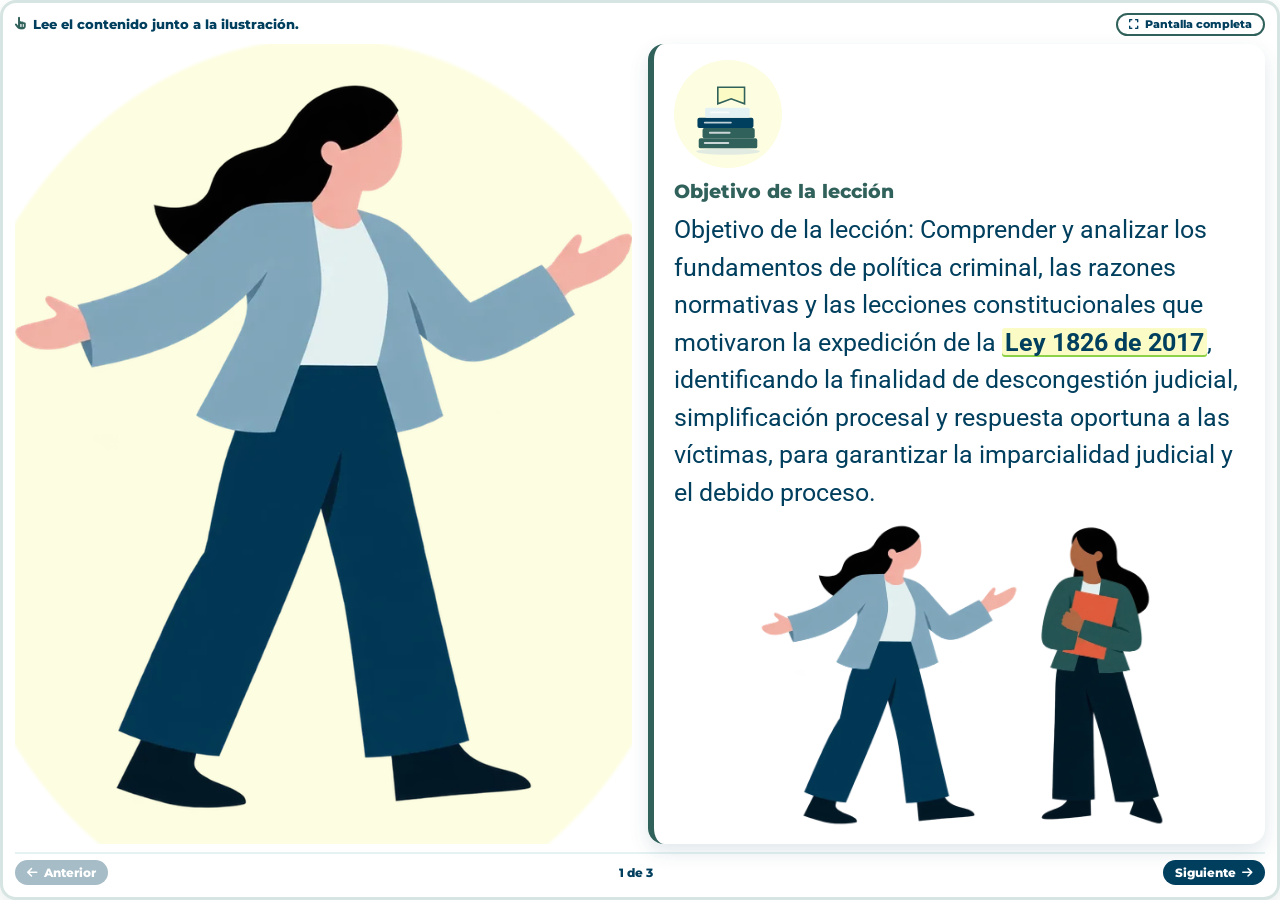
<file: unidad-01/objetivos/index.html>
<!doctype html>
<html lang="es">
<head>
<meta charset="utf-8"><meta name="viewport" content="width=device-width, initial-scale=1">
<title>Objetivos de las lecciones 1 a 3 · Mediación</title>
<link rel="stylesheet" href="../comun/assets/vendor/fontawesome.min.css">
<link rel="stylesheet" href="../comun/assets/vendor/solid.min.css">
<link rel="stylesheet" href="../comun/base.css?v=f63575f7">
<link rel="stylesheet" href="../comun/tema-curso.css?v=0e10d433">
</head>
<body>
<main id="ova" aria-label="Mediación de Ley 1826 de 2017, unidad 1, lecciones 1 a 3"></main>
<script type="application/json" id="contenido">{"ilustraciones": "ilustraciones-audiencias", "paleta": {"marino": "#003F5E", "teal": "#30615B", "oxido": "#30615B", "coral": "#8CD147", "crema": "#FBFBC5", "niebla": "#E5F2F3", "hielo": "#FDFDE2", "celeste": "#E5F2F3", "madera": "#30615B", "piso": "#E5F2F3", "gris": "#D6E4E2", "amarillo": "#8CD147"}, "anclas": {"fundamento-documento.webp": {"r": 1.1613, "p": [[50, 15], [52, 37], [19, 41], [72, 34]]}, "clasificacion-carpetas.webp": {"r": 1.5177, "p": [[15, 80], [30, 80], [45, 80], [41, 47], [85, 58]]}, "captura-detenido.webp": {"r": 1.2894, "p": [[37, 28], [80, 32], [50, 84], [52, 57]]}, "terminos-reloj.webp": {"r": 1.833, "p": [[45, 60], [55, 12], [37, 23]]}, "investigacion-lupa.webp": {"r": 1.4019, "p": [[40, 12], [88, 14], [78, 32], [55, 72], [14, 82]]}, "sustentacion-audiencia.webp": {"r": 1.4241, "p": [[22, 22], [40, 32], [55, 65], [80, 45], [70, 24]]}, "entrega-carpeta.webp": {"r": 1.8293, "p": [[60, 22], [78, 30]]}, "revisan-documento.webp": {"r": 1.0896, "p": [[64, 30], [52, 34]]}, "dialogo-carpeta.webp": {"r": 1.1719, "p": [[78, 35], [50, 30]]}, "lee-libro-explica.webp": {"r": 1.1321, "p": [[30, 27], [46, 17], [73, 30]]}, "explica-brazos.webp": {"r": 1.3373, "p": [[78, 30], [54, 22], [12, 32]]}, "alto-documento.webp": {"r": 1.2987, "p": [[63, 25], [50, 17]]}, "trio-dialogo.webp": {"r": 1.4706, "p": [[82, 30], [38, 22], [55, 30]]}, "corren-carpetas.webp": {"r": 1.6854, "p": [[30, 25], [73, 27]]}}, "respiro": 360, "pagina": 440, "completar": true, "sinHuecos": true, "tituloFuera": true, "leccion_rotulo": "Lección 0", "unit": 1, "lesson": 0, "heading": "Objetivos de las lecciones 1 a 3", "scenes": [{"layout": "lamina", "segmentos": ["Objetivo de la lección: Comprender y analizar los fundamentos de política criminal, las razones normativas y las lecciones constitucionales que motivaron la expedición de la Ley 1826 de 2017, identificando la finalidad de descongestión judicial, simplificación procesal y respuesta oportuna a las víctimas, para garantizar la imparcialidad judicial y el debido proceso."], "parrafo": [0], "vineta": [], "lead": [], "titulo": [], "tail": [], "chips": [], "bloques": [{"tipo": "lamina", "items": [{"label": "Objetivo de la lección", "segs": [0], "obj": "libros", "acomp": ["escudo", "documento"]}]}], "rotulo": null, "seccion": "Lección 1: Finalidad y razones de política criminal de la Ley 1826 de 2017", "grupo": null, "encabezados": [], "mediacion": "Escenario ilustrado con puntos sobre los objetos.", "rotulos": ["Objetivo de la lección"], "titulo_genially": "Objetivo de la lección", "ilustracion": "p-explica-brazos.webp", "relleno": "explica-brazos.webp", "arte": {"img": "p-explica-brazos.webp", "pos": "izq"}}, {"layout": "lamina", "segmentos": ["Objetivo de la lección: Diferenciar las estructuras, etapas y dinámicas operativas del procedimiento penal especial abreviado (Ley 1826 de 2017) frente al procedimiento penal ordinario de la Ley 906 de 2004 y comprender la mutación procesal que implica la supresión de la audiencia de imputación ante juez de garantía, la adopción del traslado directo del escrito de acusación y el descubrimiento probatorio concomitante, con el fin de evitar errores de trámite que puedan dar lugar a la nulidad de lo actuado."], "parrafo": [0], "vineta": [], "lead": [], "titulo": [], "tail": [], "chips": [], "bloques": [{"tipo": "lamina", "items": [{"label": "Objetivo de la lección", "segs": [0], "obj": "libros", "acomp": ["escudo", "tribunal"]}]}], "rotulo": null, "seccion": "Lección 2: Diferencias estructurales y funcionales frente al procedimiento ordinario", "grupo": null, "encabezados": [], "mediacion": "Escenario ilustrado con puntos sobre los objetos.", "rotulos": ["Objetivo de la lección"], "titulo_genially": "Objetivo de la lección", "ilustracion": "p-trio-2.webp", "relleno": "explica-brazos.webp"}, {"layout": "lamina", "segmentos": ["Objetivo de la lección: Analizar y delimitar el ámbito de procedencia material del procedimiento penal especial abreviado (Ley 1826 de 2017) a partir del catálogo taxativo consagrado en el artículo 534 del CPP, mediante la clasificación técnica de las conductas entre delitos querellables (grupo I) e investigables de oficio (grupo II) y la aplicación de la regla obligatoria de flagrancia, con el fin de seleccionar la ruta procesal adecuada y evitar interpretaciones analógicas no autorizadas por la ley."], "parrafo": [0], "vineta": [], "lead": [], "titulo": [], "tail": [], "chips": [], "bloques": [{"tipo": "lamina", "items": [{"label": "Objetivo de la lección", "segs": [0], "obj": "libros", "acomp": ["escalones", "documento"]}]}], "rotulo": null, "seccion": "Lección 3. Ámbito de aplicación: delitos querellables y catálogo de oficiosos", "grupo": null, "encabezados": [], "mediacion": "Escenario ilustrado con puntos sobre los objetos.", "rotulos": ["Objetivo de la lección"], "titulo_genially": "Objetivo de la lección", "ilustracion": "p-lee-libro.webp", "relleno": "explica-brazos.webp", "arte": {"img": "p-lee-libro.webp", "pos": "izq"}}]}</script>
<script src="../comun/objetos.js?v=f63575f7"></script>
<script src="../comun/app.js?v=f63575f7"></script>
</body></html>
</file>
<file: unidad-01/comun/base.css>
/* Audiencias preliminares · JP-OVA · estética de la última versión aprobada de Ley 1826
   Iframe previsto en Genially: 767 × 510 (deja libre el pie de la plantilla). Sin títulos, portada ni
   navegación de la maqueta: eso es de Genially. Nada exige desplazamiento dentro del iframe. */
@font-face{font-family:Montserrat;src:url('assets/fonts/montserrat-latin.woff2') format('woff2');font-weight:400 800;font-display:swap}
@font-face{font-family:Montserrat;src:url('assets/fonts/montserrat-latin-ext.woff2') format('woff2');font-weight:400 800;font-display:swap;unicode-range:U+0100-02FF,U+1E00-1EFF}
@font-face{font-family:Roboto;src:url('assets/fonts/roboto-latin.woff2') format('woff2');font-weight:400 700;font-display:swap}
@font-face{font-family:Roboto;src:url('assets/fonts/roboto-latin-ext.woff2') format('woff2');font-weight:400 700;font-display:swap;unicode-range:U+0100-02FF,U+1E00-1EFF}
:root{
  /* Paleta de JP (24/10/2026) y colores de la plantilla de Juan */
  --niebla:#D7E4E6;--coral:#F0CAC7;--crema:#F2F3B8;--tinta:#353A3C;--oxido:#AD4D32;
  --teal:#30615B;--marino:#003F5E;--hielo:#E5F2F3;--fondo:#F5FBF9;--blanco:#fff;--piso:#DCEFEA;
  --clave-fondo:#F3F4BC;--clave-borde:#BA5239
}
*{box-sizing:border-box}
html,body{height:100%;margin:0;background:transparent}
body{font:400 15px/1.45 Roboto,Arial,sans-serif;color:var(--tinta);-webkit-font-smoothing:antialiased}
p{margin:0}
button,textarea{font:inherit;color:inherit}
button{cursor:pointer}
:focus-visible{outline:3px solid var(--oxido);outline-offset:2px}
[hidden]{display:none!important}

.ova{position:relative;container:ova/inline-size;display:flex;flex-direction:column;gap:8px;width:100%;height:100dvh;min-height:360px;overflow:hidden;padding:10px 12px 12px;
  background:var(--fondo);border:3px solid #A8D8CE;border-radius:16px;box-shadow:0 6px 18px #30615b1f}
.escenario{position:relative;flex:1;min-height:0;display:flex;flex-direction:column;gap:8px;animation:escenaEntra .5s ease both}

/* Guía y avance */
.guia{display:flex;align-items:center;justify-content:space-between;gap:12px;flex:none}
.guia-texto{display:flex;align-items:center;gap:7px;font:800 12.5px/1.25 Montserrat,Arial,sans-serif;color:var(--marino)}
.guia-texto i{color:var(--oxido);animation:mano 1.6s ease-in-out infinite}
.avance{position:relative;display:flex;align-items:center;gap:8px;min-width:230px;font:800 11px Montserrat,Arial,sans-serif;color:var(--teal)}
.avance .barra{flex:1;height:7px;border-radius:9px;background:var(--niebla);overflow:hidden}
.avance .barra i{display:block;width:0;height:100%;border-radius:9px;background:var(--teal);transition:width .5s cubic-bezier(.3,1.4,.5,1)}
.avance output{white-space:nowrap}
.avance.completo output{display:inline-flex;align-items:center;gap:5px;padding:3px 9px;border-radius:99px;background:var(--teal);color:var(--blanco);animation:pop .5s cubic-bezier(.3,1.6,.5,1)}
/* Celebración en su propia capa, por encima de la escena y del lector: sale del distintivo y cae sobre la escena. */
.confeti{position:absolute;z-index:40;width:0;height:0;pointer-events:none}
.confeti i{position:absolute;left:-4px;top:-5px;width:8px;height:11px;border-radius:2px;background:var(--oxido);opacity:0;
  animation:confetiCae 2s cubic-bezier(.25,.7,.45,1) var(--t,0s) forwards;box-shadow:0 1px 2px #003f5e26}
.confeti i:nth-child(5n){background:var(--teal)}.confeti i:nth-child(5n+1){background:#E9C46A}
.confeti i:nth-child(5n+2){background:var(--marino)}.confeti i:nth-child(5n+3){background:var(--coral)}
.confeti i:nth-child(4n){width:9px;height:9px;border-radius:50%}.confeti i:nth-child(7n){width:5px;height:15px}
@keyframes confetiCae{0%{opacity:1;transform:translate(0,0) rotate(0)}22%{opacity:1;transform:translate(calc(var(--x) * .35),calc(var(--s) * -1)) rotate(calc(var(--r) * .3))}
  85%{opacity:1}100%{opacity:0;transform:translate(var(--x),var(--y)) rotate(var(--r))}}
.avance.completo output{box-shadow:0 0 0 0 #30615b66;animation:pop .5s cubic-bezier(.3,1.6,.5,1),brillo 1.4s ease-out .3s 2}
@keyframes brillo{0%{box-shadow:0 0 0 0 #30615b66}100%{box-shadow:0 0 0 12px #30615b00}}

/* Lectura común */
.lectura-eyebrow{font:800 11.5px/1.3 Montserrat,Arial,sans-serif;color:var(--oxido);margin-bottom:5px;display:flex;gap:6px;align-items:center}
.lectura-texto{font-size:14.2px;line-height:1.48;color:var(--tinta)}
.cerrar{float:right;margin:-2px 0 4px 10px;border:0;border-radius:99px;background:var(--hielo);color:var(--marino);font:800 11.5px Montserrat,Arial,sans-serif;padding:4px 10px}
.panel-vacio{display:flex;align-items:center;gap:7px;font:700 13px Montserrat,Arial,sans-serif;color:var(--teal)}
.panel-vacio i{color:var(--oxido);animation:mano 1.6s ease-in-out infinite}
.aparece{animation:aparece .38s cubic-bezier(.2,1.2,.4,1) both}

/* 1 · Lámina con puntos */
.lamina{position:relative;flex:1;min-height:0;border-radius:14px;background:linear-gradient(180deg,#f1faf7 0%,var(--fondo) 70%);overflow:hidden}
.lamina-svg{position:absolute;inset:0;width:100%;height:100%}
.punto{position:absolute;transform:translate(-50%,-100%);display:flex;align-items:center;gap:6px;padding:4px 10px 4px 4px;border:2px solid var(--blanco);border-radius:99px;
  background:var(--blanco);box-shadow:0 4px 12px #003f5e26;color:var(--marino);font:800 12px/1.15 Montserrat,Arial,sans-serif;max-width:178px;text-align:left;
  animation:puntoEntra .55s cubic-bezier(.2,1.4,.4,1) both;transition:transform .2s,box-shadow .2s}
.punto:nth-of-type(2){animation-delay:.12s}.punto:nth-of-type(3){animation-delay:.24s}.punto:nth-of-type(4){animation-delay:.36s}
.punto:hover,.punto[aria-expanded=true]{transform:translate(-50%,-104%);box-shadow:0 8px 18px #003f5e38;border-color:var(--oxido)}
.punto-n{display:grid;place-items:center;flex:none;width:28px;height:28px;border-radius:50%;background:var(--teal);color:var(--blanco);font-size:13px;position:relative}
.punto:not(.visto) .punto-n::after{content:"";position:absolute;inset:-5px;border:2px solid var(--oxido);border-radius:50%;animation:latido 1.8s ease-out infinite}
.punto>.fa-hand-pointer{color:var(--oxido);font-size:12px}
.punto-visto{display:none;color:var(--teal)}
.punto.visto .punto-visto{display:inline}.punto.visto>.fa-hand-pointer{display:none}
.punto.visto .punto-n{background:var(--oxido)}
.mensaje{position:absolute;left:3%;right:3%;top:10px;max-height:calc(100% - 20px);overflow:auto;padding:12px 16px 13px;background:var(--blanco);border-radius:14px;
  border-left:6px solid var(--teal);box-shadow:0 12px 30px #003f5e30;z-index:3}

/* 2 · Columnas */
.columnas{flex:1;min-height:0;display:grid;gap:10px;grid-template-columns:repeat(var(--n,2),minmax(0,1fr));transition:grid-template-columns .45s ease}
.columnas.c1{--n:1}.columnas.c2{--n:2}.columnas.c3{--n:3}.columnas.c4{--n:4}
.columna{position:relative;display:flex;flex-direction:column;align-items:stretch;gap:6px;min-width:0;min-height:0;padding:10px 12px 12px;text-align:left;
  border:2px solid var(--niebla);border-radius:16px;background:var(--hielo);box-shadow:0 6px 0 var(--niebla);animation:subir .5s ease both;animation-delay:var(--d);transition:transform .2s,box-shadow .2s,border-color .2s}
.columna.tono1{background:#FBE6E3;border-color:var(--coral);box-shadow:0 6px 0 var(--coral)}
.columna.tono2{background:#FBFAE1;border-color:#E3E0A4;box-shadow:0 6px 0 #E3E0A4}
.columna.tono3{background:#E8EEF4;border-color:#C5D3DF;box-shadow:0 6px 0 #C5D3DF}
.columna:hover{transform:translateY(-3px)}
.columna.visto{border-color:var(--teal)}
.col-cabeza{display:flex;justify-content:space-between;align-items:center}
.col-n{display:grid;place-items:center;width:26px;height:26px;border-radius:50%;background:var(--oxido);color:var(--blanco);font:800 12.5px Montserrat,Arial,sans-serif}
.col-visto{display:none;align-items:center;gap:4px;padding:2px 8px;border-radius:99px;background:var(--blanco);color:var(--teal);font:800 10.5px Montserrat,Arial,sans-serif}
.columna.visto .col-visto{display:inline-flex;animation:pop .4s cubic-bezier(.3,1.6,.5,1)}
.col-arte{flex:1;min-height:0;display:grid;place-items:center}
.col-arte .obj-svg{max-height:100%;width:min(104px,80%);height:auto;filter:drop-shadow(0 6px 4px #003f5e14)}
.columna:hover .col-arte .obj-svg{animation:rebote .6s ease}
.col-rotulo{font:800 14.5px/1.25 Montserrat,Arial,sans-serif;color:var(--marino);hyphens:auto;overflow-wrap:break-word}
.col-toca{align-self:flex-start;max-width:100%;text-align:center;display:inline-flex;align-items:center;gap:6px;padding:4px 10px;border-radius:99px;background:var(--crema);color:var(--marino);font:800 11px Montserrat,Arial,sans-serif}
.col-toca i{color:var(--oxido);animation:mano 1.6s ease-in-out infinite}
.columna.visto .col-toca{background:var(--blanco)}
.col-lectura{display:block;padding:10px 12px;border-left:5px solid var(--oxido);border-radius:10px;background:var(--blanco);box-shadow:0 4px 12px #003f5e1a;animation:aparece .38s ease both}
.columnas.con-abierta .columna:not(.abierta) .col-rotulo{font-size:12px}
.columnas.con-abierta .columna:not(.abierta) .col-toca,.columnas.con-abierta .columna:not(.abierta) .col-arte{display:none}
.columnas.con-abierta .columna:not(.abierta){justify-content:flex-start;gap:10px}
.columna.abierta{border-color:var(--oxido);box-shadow:0 6px 0 var(--oxido)}
.columna.abierta .col-arte{flex:none;height:118px}
.columna.abierta .col-arte .obj-svg{width:118px}
.columna.abierta .lectura-texto{font-size:15px;line-height:1.5}
.columna.abierta .col-toca{display:none}
.columnas.con-abierta.c2{grid-template-columns:repeat(2,minmax(0,1fr))}
.columnas.con-abierta.c2:has(.abierta[data-i="0"]){grid-template-columns:3fr 1fr}.columnas.con-abierta.c2:has(.abierta[data-i="1"]){grid-template-columns:1fr 3fr}
.columnas.con-abierta.c3:has(.abierta[data-i="0"]){grid-template-columns:4fr 1fr 1fr}.columnas.con-abierta.c3:has(.abierta[data-i="1"]){grid-template-columns:1fr 4fr 1fr}.columnas.con-abierta.c3:has(.abierta[data-i="2"]){grid-template-columns:1fr 1fr 4fr}
.columnas.con-abierta.c4:has(.abierta[data-i="0"]){grid-template-columns:5fr 1fr 1fr 1fr}.columnas.con-abierta.c4:has(.abierta[data-i="1"]){grid-template-columns:1fr 5fr 1fr 1fr}.columnas.con-abierta.c4:has(.abierta[data-i="2"]){grid-template-columns:1fr 1fr 5fr 1fr}.columnas.con-abierta.c4:has(.abierta[data-i="3"]){grid-template-columns:1fr 1fr 1fr 5fr}

/* 3 · Fichas */
.fichas{display:flex;flex-wrap:wrap;gap:7px;flex:none}
.ficha{position:relative;display:inline-flex;align-items:center;gap:7px;padding:6px 13px 6px 6px;border:2px solid var(--marino);border-radius:99px;background:var(--blanco);color:var(--marino);
  font:800 12.5px/1.2 Montserrat,Arial,sans-serif;animation:subir .45s ease both;animation-delay:var(--d);transition:background .2s,color .2s}
.ficha-n{display:grid;place-items:center;width:22px;height:22px;border-radius:50%;background:var(--crema);color:var(--marino);font-size:11.5px}
.ficha:not(.visto)::after{content:"";position:absolute;inset:-4px;border:2px solid var(--oxido);border-radius:99px;animation:latido 2s ease-out infinite;pointer-events:none}
.ficha[aria-selected=true]{background:var(--marino);color:var(--blanco)}
.ficha-visto{display:none;position:absolute;right:-7px;top:-8px;width:20px;height:20px;border-radius:50%;background:var(--teal);color:var(--blanco);font-size:11px;place-items:center;border:2px solid var(--blanco)}
.ficha.visto .ficha-visto{display:grid;animation:pop .4s cubic-bezier(.3,1.6,.5,1)}
.panel{flex:1;min-height:0;overflow:auto;padding:13px 17px;border-radius:14px;background:var(--teal);color:var(--blanco);box-shadow:0 8px 20px #30615b33}
.panel .lectura-texto{color:var(--blanco);font-size:15px;line-height:1.52}.panel .lectura-eyebrow{color:var(--crema)}
.panel .panel-vacio{color:var(--blanco)}.panel .panel-vacio i{color:var(--crema)}
.franja{flex:none;width:100%;height:118px}

/* 4 · Ruta */
.ruta-lectura{flex:1;min-height:0;overflow:auto;padding:12px 16px;border-radius:14px;background:var(--blanco);border-left:6px solid var(--oxido);box-shadow:0 6px 16px #003f5e1c}
.ruta{position:relative;display:grid;grid-template-columns:repeat(var(--n),minmax(0,1fr));gap:8px;flex:none;padding-top:4px}
.ruta.p2{--n:2}.ruta.p3{--n:3}.ruta.p4{--n:4}
.camino{position:absolute;left:12%;right:12%;top:54px;height:0;border-top:4px dashed #b9c8c9;z-index:0}
.ruta.p2 .camino{left:25%;right:25%}.ruta.p3 .camino{left:17%;right:17%}
.ficha-avance{position:absolute;top:-13px;left:0;width:22px;height:22px;margin-left:-11px;border-radius:50%;background:var(--oxido);border:3px solid var(--blanco);box-shadow:0 3px 8px #ad4d3266;
  /* La sombra sigue el acento del curso (paleta del curso, directriz general); la línea anterior queda para navegadores sin color-mix. */
  box-shadow:0 3px 8px color-mix(in srgb,var(--oxido) 40%,transparent);
  transition:left .6s cubic-bezier(.4,1.3,.5,1)}
.paso{position:relative;z-index:1;display:flex;flex-direction:column;align-items:center;gap:3px;padding:4px 4px 8px;border:0;border-radius:14px;background:transparent;color:var(--marino);animation:subir .5s ease both;animation-delay:var(--d)}
.paso-arte{display:grid;place-items:center;width:84px;height:84px;border-radius:50%;background:var(--blanco);border:3px solid var(--niebla);transition:transform .25s,border-color .25s}
.paso-arte .obj-svg{width:62px;height:62px}
.paso:hover .paso-arte,.paso[aria-expanded=true] .paso-arte{transform:scale(1.07);border-color:var(--oxido)}
.paso-n{position:absolute;top:2px;left:calc(50% + 24px);display:grid;place-items:center;width:24px;height:24px;border-radius:50%;background:var(--teal);color:var(--blanco);font:800 12px Montserrat,Arial,sans-serif}
.paso-rotulo{font:800 12.5px/1.2 Montserrat,Arial,sans-serif;text-align:center}
.paso-visto{display:none;color:var(--teal);font-size:13px}
.paso.visto .paso-visto{display:inline;animation:pop .4s cubic-bezier(.3,1.6,.5,1)}
.paso.visto .paso-n,.paso.pasado .paso-n{background:var(--oxido)}
.paso:not(.visto) .paso-arte{animation:latidoBorde 2s ease-in-out infinite}
.ruta-pie{display:flex;justify-content:flex-end;flex:none}
.btn-siguiente{display:inline-flex;gap:7px;align-items:center;border:0;border-radius:99px;background:var(--marino);color:var(--blanco);padding:6px 14px;font:800 12px Montserrat,Arial,sans-serif}
.btn-siguiente:disabled{opacity:.35;cursor:default}

/* 5 · Caso */
.caso{flex:1;min-height:0;display:grid;grid-template-columns:250px minmax(0,1fr);gap:12px}
.caso-izq{display:flex;flex-direction:column;gap:8px;min-height:0}
.caso-arte{width:100%;height:auto;max-height:170px}
.caja-clave{padding:9px 12px;border-radius:10px;background:var(--clave-fondo);border:2px solid var(--clave-borde);font-size:13.4px;line-height:1.42;animation:aparece .5s .3s ease both}
.caso-der{display:flex;flex-direction:column;gap:7px;min-height:0}
.caso-ficha{padding:11px 14px;border-radius:12px;background:var(--blanco);border-left:6px solid var(--teal);box-shadow:0 6px 16px #003f5e1a;animation:aparece .45s ease both}
.caso-ficha .lectura-eyebrow i{color:var(--teal)}
.caso-respuesta{flex:1;min-height:0;display:flex;flex-direction:column;gap:4px;font:800 11.5px Montserrat,Arial,sans-serif;color:var(--marino)}
.caso-respuesta textarea{flex:1;min-height:60px;resize:none;padding:8px 10px;border:2px solid var(--niebla);border-radius:10px;background:var(--blanco);font:400 13.5px/1.4 Roboto,Arial,sans-serif}
.caso-cuenta{align-self:flex-end;font:700 11px Montserrat,Arial,sans-serif;color:var(--teal)}

/* Objetos animados */
.objeto{transform-box:fill-box;transform-origin:50% 100%}
.objeto.entra{animation:objEntra .6s cubic-bezier(.2,1.3,.4,1) both}
.objeto.e1{animation-delay:.1s}.objeto.e2{animation-delay:.2s}.objeto.e3{animation-delay:.3s}
.objeto.activo{animation:salto .55s ease}
.objeto.tenue{opacity:.38;transition:opacity .3s}
.anima-balanza{transform-origin:60px 29px;transform-box:view-box;animation:balanza 4s ease-in-out infinite}
.anima-flota{animation:flota 3.4s ease-in-out infinite}
.anima-aguja{transform-origin:60px 66px;transform-box:view-box;animation:gira 6s linear infinite}
.anima-sello{transform-origin:center;transform-box:fill-box;animation:sello 3s ease-in-out infinite}
.anima-puerta{transform-origin:30px 70px;transform-box:view-box;animation:puerta 4s ease-in-out infinite}
.anima-ondas path{animation:onda 1.6s ease-out infinite}.anima-ondas path+path{animation-delay:.3s}
.anima-parpadeo{animation:parpadeo 1.2s steps(2) infinite}
.anima-mensajes rect{animation:aparecerMsg 3.6s ease infinite}.anima-mensajes rect:nth-child(2){animation-delay:.5s}.anima-mensajes rect:nth-child(3){animation-delay:1s}
.anima-lupa{animation:lupa 4s ease-in-out infinite}
.anima-bandera{transform-origin:61px 12px;transform-box:view-box;animation:bandera 1.4s ease-in-out infinite}
.anima-abanico{transform-origin:60px 112px;transform-box:view-box;animation:flota 3.6s ease-in-out infinite}
.anima-latido{transform-origin:60px 66px;transform-box:view-box;animation:latidoCorazon 1.4s ease-in-out infinite}
.anima-planta{transform-origin:60px 92px;transform-box:view-box;animation:planta 5s ease-in-out infinite}
.anima-mazo{transform-origin:70px 90px;transform-box:view-box;animation:mazo 3.2s ease-in-out infinite}

@keyframes escenaEntra{from{opacity:0;transform:translateY(8px)}to{opacity:1;transform:none}}
@keyframes subir{from{opacity:0;transform:translateY(14px)}to{opacity:1;transform:none}}
@keyframes aparece{from{opacity:0;transform:translateY(8px) scale(.98)}to{opacity:1;transform:none}}
@keyframes puntoEntra{from{opacity:0;transform:translate(-50%,-60%) scale(.6)}to{opacity:1;transform:translate(-50%,-100%)}}
@keyframes objEntra{from{opacity:0;transform:translateY(24px) scale(.9)}to{opacity:1}}
@keyframes pop{0%{transform:scale(.4)}100%{transform:scale(1)}}
@keyframes latido{0%{transform:scale(.9);opacity:.8}100%{transform:scale(1.35);opacity:0}}
@keyframes latidoBorde{0%,100%{box-shadow:0 0 0 0 #ad4d3200}50%{box-shadow:0 0 0 6px #ad4d3233}}
@keyframes mano{0%,100%{transform:translateY(0)}50%{transform:translateY(-3px) rotate(-8deg)}}
@keyframes rebote{0%,100%{transform:none}40%{transform:translateY(-8px)}70%{transform:translateY(2px)}}
@keyframes salto{0%,100%{transform:none}35%{transform:translateY(-10px)}65%{transform:translateY(2px)}}
@keyframes balanza{0%,100%{transform:rotate(-5deg)}50%{transform:rotate(5deg)}}
@keyframes flota{0%,100%{transform:translateY(0)}50%{transform:translateY(-5px)}}
@keyframes gira{to{transform:rotate(360deg)}}
@keyframes sello{0%,80%,100%{transform:scale(1)}88%{transform:scale(1.18)}}
@keyframes puerta{0%,100%{transform:skewY(0) scaleX(1)}50%{transform:scaleX(.55)}}
@keyframes onda{0%{opacity:0}40%{opacity:1}100%{opacity:0}}
@keyframes parpadeo{50%{opacity:.2}}
@keyframes aparecerMsg{0%,10%{opacity:0}25%,85%{opacity:1}100%{opacity:0}}
@keyframes lupa{0%,100%{transform:translate(0,0)}50%{transform:translate(8px,-4px)}}
@keyframes bandera{0%,100%{transform:skewY(0)}50%{transform:skewY(8deg)}}
@keyframes latidoCorazon{0%,100%{transform:scale(1)}20%{transform:scale(1.12)}40%{transform:scale(1)}}
@keyframes planta{0%,100%{transform:rotate(-2deg)}50%{transform:rotate(2deg)}}
@keyframes mazo{0%,70%,100%{transform:rotate(0)}80%{transform:rotate(14deg)}88%{transform:rotate(-3deg)}}
@keyframes confeti{0%{opacity:1;transform:translate(0,0) rotate(0)}100%{opacity:0;transform:translate(var(--x),calc(var(--y) * -1 + 60px)) rotate(var(--r))}}

/* Navegación local (solo sin ?escena) */
.nav-local{display:flex;justify-content:space-between;align-items:center;flex:none;padding-top:6px;border-top:2px solid var(--niebla);font:800 12px Montserrat,Arial,sans-serif;color:var(--marino)}
.nav-local button{display:inline-flex;gap:6px;align-items:center;border:0;border-radius:99px;background:var(--marino);color:var(--blanco);padding:5px 12px;font:inherit}
.nav-local button:disabled{opacity:.35;cursor:default}

/* Móvil y alturas cortas */
@container ova (max-width:600px){
  .guia{flex-direction:column;align-items:stretch;gap:5px}.avance{min-width:0}
  .columnas.c3,.columnas.c4{grid-template-columns:repeat(2,minmax(0,1fr))!important}
  .columnas.con-abierta .columna:not(.abierta){display:none}
  .columnas.con-abierta{grid-template-columns:1fr!important}
  .punto{max-width:120px;font-size:10.5px;padding:3px 7px 3px 3px}.punto-n{width:22px;height:22px}
  .caso{grid-template-columns:1fr}.caso-izq{display:none}
  .paso-arte{width:58px;height:58px}.paso-arte .obj-svg{width:44px;height:44px}.camino{top:40px}.paso-n{left:calc(50% + 14px)}
  .paso-rotulo{font-size:10.5px}.franja{height:80px}
}
@media (prefers-reduced-motion:reduce){*,*::before,*::after{animation:none!important;transition:none!important}}

/* ===== Escena por segmentos: idea visible, bloques y lector ===== */
.escenario{gap:7px}
.escena-titulo{flex:none;align-self:flex-start;padding:3px 10px;border-radius:6px;background:var(--teal);color:var(--blanco);font:800 12px/1.3 Montserrat,Arial,sans-serif;animation:subir .4s ease both}
.idea{flex:none;padding:8px 13px;border-radius:12px;background:var(--blanco);border-left:5px solid var(--teal);box-shadow:0 4px 12px #003f5e14;font-size:13.6px;line-height:1.45;animation:subir .45s ease both}
.bloque{position:relative;flex:1;min-height:0;display:flex;flex-direction:column;gap:6px}
.bloque.es-compacto{flex:none}
.bloque-titulo{font:700 12.5px/1.35 Montserrat,Arial,sans-serif;color:var(--marino)}
.caja-clave{flex:none;padding:7px 12px;border-radius:10px;background:var(--clave-fondo);border:2px solid var(--clave-borde);font-size:13.2px;line-height:1.42;animation:aparece .5s .3s ease both}
.chips{flex:none;display:flex;flex-wrap:wrap;gap:6px;margin:0;padding:0;list-style:none}
.chips li{display:inline-flex;align-items:center;gap:5px;padding:3px 10px;border-radius:99px;background:var(--marino);color:var(--blanco);font:800 11px Montserrat,Arial,sans-serif;animation:pop .45s cubic-bezier(.3,1.6,.5,1) both;animation-delay:var(--d)}
.chips li i{color:var(--crema)}
.lector{position:absolute;inset:0;z-index:10;display:grid;place-items:center;padding:12px;background:#003f5e33;border-radius:12px}
.lector-caja{position:relative;width:min(640px,100%);max-height:100%;overflow:auto;padding:14px 18px 16px;border-radius:16px;background:var(--blanco);border-left:7px solid var(--oxido);box-shadow:0 18px 40px #003f5e40}
.lector-arte{float:left;margin:0 12px 4px 0;width:78px}
.lector .lectura-texto{font-size:14.6px;line-height:1.52}

/* Mapa conceptual */
.mapa{position:relative;flex:1;min-height:0;border-radius:14px;background:radial-gradient(circle at 50% 52%,#ffffff 0,#eef8f5 50%,var(--fondo) 78%)}
.mapa-lineas{position:absolute;inset:0;width:100%;height:100%}
.mapa-lineas line{stroke:#9fb6b8;stroke-width:3;stroke-dasharray:7 5;vector-effect:non-scaling-stroke;animation:trazo .7s ease both;animation-delay:var(--d)}
.nodo{position:absolute;transform:translate(-50%,-50%);display:flex;flex-direction:column;align-items:center;gap:2px;width:132px;padding:6px 6px 8px;border:2px solid var(--niebla);border-radius:16px;background:var(--blanco);color:var(--marino);
  box-shadow:0 6px 0 var(--niebla);font:800 11.5px/1.2 Montserrat,Arial,sans-serif;text-align:center;animation:nodoEntra .55s cubic-bezier(.2,1.4,.4,1) both;animation-delay:var(--d,0s);transition:box-shadow .2s,border-color .2s}
.nodo:hover{border-color:var(--oxido);box-shadow:0 8px 0 var(--coral)}
.nodo.nucleo{width:170px;border-color:var(--teal);box-shadow:0 7px 0 var(--teal);font-size:13px;background:var(--hielo)}
.nodo-marca{display:flex;gap:4px;font-size:12px;color:var(--oxido)}
.nodo-marca .fa-circle-check{display:none;color:var(--teal)}
.nodo.visto .nodo-marca .fa-circle-check{display:inline;animation:pop .4s}.nodo.visto .nodo-marca .fa-hand-pointer{display:none}
.nodo.visto{border-color:var(--teal)}
.nodo:not(.visto)::after{content:"";position:absolute;inset:-5px;border:2px solid var(--oxido);border-radius:19px;animation:latido 2.2s ease-out infinite;pointer-events:none}

/* Tarjetas que giran */
.giros{flex:1;min-height:0;display:grid;gap:9px;grid-template-columns:repeat(var(--c,4),minmax(0,1fr));perspective:900px}
.giros.n1{--c:1}.giros.n2{--c:2}.giros.n3{--c:3}.giros.n4{--c:4}.giros.n5{--c:5}
.giros.compacto{flex:none}
.giro{position:relative;min-height:0;padding:0;border:0;background:none;animation:subir .45s ease both;animation-delay:var(--d)}
.giro-int{position:relative;display:block;width:100%;height:100%;min-height:96px;transform-style:preserve-3d;transition:transform .6s cubic-bezier(.3,1.3,.4,1)}
.giro.girada .giro-int{transform:rotateY(180deg)}
.cara{position:absolute;inset:0;display:flex;flex-direction:column;align-items:center;justify-content:center;gap:5px;padding:9px;border-radius:15px;backface-visibility:hidden;text-align:center;border:2px solid var(--niebla);box-shadow:0 5px 0 var(--niebla)}
.frente{background:var(--hielo)}
.giro:nth-child(4n+2) .frente{background:#FBE6E3;border-color:var(--coral);box-shadow:0 5px 0 var(--coral)}
.giro:nth-child(4n+3) .frente{background:#FBFAE1;border-color:#E3E0A4;box-shadow:0 5px 0 #E3E0A4}
.giro:nth-child(4n+4) .frente{background:#E8EEF4;border-color:#C5D3DF;box-shadow:0 5px 0 #C5D3DF}
.dorso{transform:rotateY(180deg);background:var(--teal);border-color:var(--teal);box-shadow:0 5px 0 #23463f;color:var(--blanco)}
.giro-n{position:absolute;left:8px;top:8px;display:grid;place-items:center;width:24px;height:24px;border-radius:50%;background:var(--oxido);color:var(--blanco);font:800 12px Montserrat,Arial,sans-serif}
.giro-rotulo{font:800 13px/1.22 Montserrat,Arial,sans-serif;color:var(--marino);hyphens:auto;overflow-wrap:break-word}
.dorso .giro-rotulo{color:var(--blanco)}
.giro-toca,.giro-leido{display:inline-flex;align-items:center;justify-content:center;gap:5px;max-width:100%;padding:3px 9px;border-radius:99px;background:var(--crema);color:var(--marino);font:800 10.5px/1.25 Montserrat,Arial,sans-serif;text-align:center}
.giro-toca i{color:var(--oxido);animation:mano 1.6s ease-in-out infinite}
.giro-leido{background:var(--blanco);color:var(--teal)}
.giro:hover .frente .obj-svg{animation:rebote .6s ease}
.giros.compacto .giro-int{min-height:84px}.giros.compacto .giro-rotulo{font-size:11.5px}.giros.compacto .giro-toca{font-size:9.5px;padding:2px 7px}
.giro:not(.visto) .frente::after{content:"";position:absolute;inset:-4px;border:2px solid var(--oxido);border-radius:18px;animation:latido 2.4s ease-out infinite;pointer-events:none}

/* Fichas con panel */
.panel-fichas{flex:1;min-height:0;display:flex;gap:14px;align-items:flex-start;padding:12px 16px;border-radius:14px;background:var(--teal);color:var(--blanco);box-shadow:0 8px 20px #30615b33;overflow:auto}
.panel-arte{flex:none;width:92px;padding:6px;border-radius:14px;background:#ffffff1f}
.panel-arte:empty{display:none}
.panel-texto .lectura-texto{color:var(--blanco);font-size:14.6px;line-height:1.5}.panel-texto .lectura-eyebrow{color:var(--crema)}
.panel-fichas .panel-vacio{color:var(--blanco)}.panel-fichas .panel-vacio i{color:var(--crema)}

/* Ruta y línea de tiempo */
.ruta-lectura{display:flex;gap:12px;align-items:flex-start}
.ruta-arte{flex:none;width:64px}
.ruta.p5,.linea.p5{--n:5}
.camino b{position:absolute;left:0;top:-2px;height:4px;width:0;background:var(--oxido);border-radius:4px;transition:width .6s ease}
.linea{position:relative;display:grid;grid-template-columns:repeat(var(--n),minmax(0,1fr));gap:6px;flex:none;padding-top:4px}
.linea.p4{--n:4}.linea.p3{--n:3}.linea.p2{--n:2}
/* Historia del caso de 2–3 momentos (ejemplos prácticos): el camino une solo los centros de los pasos. */
.linea.p2 .camino{left:25%;right:25%}.linea.p3 .camino{left:17%;right:17%}
.linea .camino{position:absolute;left:10%;right:10%;top:44px;border-top:4px solid #c9d6d7;z-index:0}
.linea .paso-arte,.ruta .paso-arte{width:68px;height:68px}
.linea .paso-arte .obj-svg,.ruta .paso-arte .obj-svg{width:50px;height:50px}
.ruta .camino{top:38px}
.linea .paso:disabled{opacity:.42;cursor:not-allowed;filter:grayscale(.6)}
.paso[aria-current=true] .paso-arte{border-color:var(--oxido);transform:scale(1.08)}
.historia{border-left-color:var(--teal)}

/* Balanza */
.balanza-zona{flex:1;min-height:0;display:grid;grid-template-columns:230px minmax(0,1fr);gap:12px}
.pesas{display:flex;flex-direction:column;gap:8px}
.pesa{display:flex;align-items:center;gap:8px;padding:8px 12px 8px 8px;border:2px solid var(--marino);border-radius:12px;background:var(--blanco);color:var(--marino);font:800 13px Montserrat,Arial,sans-serif;text-align:left;
  box-shadow:0 5px 0 var(--marino);animation:subir .45s ease both;animation-delay:var(--d);transition:transform .25s,opacity .3s}
.pesa .fa-hand-pointer{margin-left:auto;color:var(--oxido)}
.pesa-n{display:grid;place-items:center;width:24px;height:24px;border-radius:6px;background:var(--marino);color:var(--blanco);font-size:12px}
.pesa-visto{display:none;margin-left:auto;color:var(--teal)}
.pesa.puesta{transform:translateX(14px);opacity:.6;box-shadow:0 2px 0 var(--marino)}
.pesa.puesta .fa-hand-pointer{display:none}.pesa.puesta .pesa-visto{display:inline}
.balanza-centro{display:flex;flex-direction:column;align-items:center;gap:6px;min-height:0}
.balanza-svg{width:min(330px,100%);flex:none}
.viga{transform-origin:180px 47px;transform-box:view-box;transition:transform .8s cubic-bezier(.3,1.5,.5,1)}
.pesa-svg{animation:caer .5s cubic-bezier(.3,1.4,.5,1) both}
.criterios{margin:0;padding:8px 14px 8px 30px;border-radius:12px;background:var(--blanco);font:700 14px/1.5 Roboto,Arial,sans-serif;color:var(--marino);min-width:240px}
.criterios:empty{display:none}
.equilibrio .criterios{border:2px solid var(--teal)}

/* Emparejar */
.empareja{flex:1;min-height:0;display:grid;grid-template-columns:190px minmax(0,1fr);gap:10px}
.nombres{display:flex;flex-direction:column;gap:6px}
.nombre{padding:7px 10px;border:2px solid var(--marino);border-radius:10px;background:var(--blanco);color:var(--marino);font:800 12px/1.25 Montserrat,Arial,sans-serif;text-align:left;box-shadow:0 4px 0 var(--marino);transition:transform .2s}
.nombre[aria-pressed=true]{background:var(--marino);color:var(--blanco);transform:translateX(6px)}
.nombre.usado{opacity:.35;box-shadow:none;cursor:default}
.defs{display:grid;gap:7px;grid-template-columns:1fr;align-content:start;min-height:0}
.defs.n4,.defs.n5{grid-template-columns:1fr 1fr}
.defs.n3{grid-template-columns:1fr 1fr 1fr}.defs.n3 .def{grid-template-columns:1fr;align-content:start}.defs.n3 .def-arte{grid-row:auto;width:34px}
.defs.n2{grid-template-columns:1fr 1fr}
.def{display:grid;grid-template-columns:38px minmax(0,1fr);gap:4px 8px;align-items:center;padding:7px 10px;border:2px dashed #b6c6c8;border-radius:12px;background:var(--blanco);text-align:left;color:var(--tinta);font-size:12.6px;line-height:1.35;transition:border-color .2s,background .2s}
.def-arte{grid-row:span 2}
.def-ranura{font:800 10.5px Montserrat,Arial,sans-serif;color:var(--oxido);display:inline-flex;gap:5px;align-items:center}
.def.acierto{border-style:solid;border-color:var(--teal);background:#eaf4f2}
.def.acierto .def-ranura{color:var(--teal);font-size:11.5px}
.def.error{animation:sacudir .4s ease;border-color:var(--oxido)}
.empareja-aviso{flex:none;min-height:16px;font:700 12px Montserrat,Arial,sans-serif;color:var(--oxido)}

/* Caso */
.caso-hecho{margin-bottom:6px;font-size:13.5px;line-height:1.45}
.caso-pregunta{font:700 14px/1.45 Roboto,Arial,sans-serif;color:var(--marino)}
.pista{margin-top:7px;display:inline-flex;gap:6px;align-items:center;border:0;border-radius:99px;background:var(--crema);color:var(--marino);font:800 11.5px Montserrat,Arial,sans-serif;padding:4px 11px}
.pista i{color:var(--oxido)}
.pista-texto{margin-top:6px;padding:7px 10px;border-radius:8px;background:var(--hielo);font-size:13.3px;line-height:1.45}
.caso-izq .caja-clave{font-size:12.8px}

@keyframes trazo{from{stroke-dashoffset:40;opacity:0}to{stroke-dashoffset:0;opacity:1}}
@keyframes nodoEntra{from{opacity:0;transform:translate(-50%,-30%) scale(.7)}to{opacity:1;transform:translate(-50%,-50%)}}
@keyframes caer{from{transform:translateY(-60px);opacity:0}to{transform:none;opacity:1}}
@keyframes sacudir{0%,100%{transform:none}25%{transform:translateX(-6px)}50%{transform:translateX(6px)}75%{transform:translateX(-3px)}}

@container ova (max-width:600px){
  .nodo{width:96px;font-size:10px}.nodo.nucleo{width:118px}.nodo .obj-svg{width:34px!important}
  .giros.n4,.giros.n5{--c:2}
  .balanza-zona{grid-template-columns:1fr}.balanza-svg{width:200px}
  .empareja{grid-template-columns:1fr}.nombres{flex-direction:row;flex-wrap:wrap}.defs.n4,.defs.n5{grid-template-columns:1fr}
  .idea{font-size:12.4px}.ruta-arte{display:none}
}
@media (prefers-reduced-motion:reduce){*,*::before,*::after{animation:none!important;transition:none!important}}
/* Móvil (alternativa; en Genially el iframe es 767 × 510): la escena se desplaza y nada se superpone */
@container ova (max-width:600px){
  .escenario{overflow-y:auto;padding-bottom:6px}
  .bloque{flex:none}
  .mapa{min-height:330px}.lamina{min-height:250px}.panel-fichas{min-height:200px;overflow:visible}
  .ruta-lectura{min-height:150px;overflow:visible}.balanza-zona{overflow:visible}
}

/* Emparejar: arrastrar y soltar, tarjetas a todo el alto */
.empareja .nombres{justify-content:flex-start}
.nombres-guia{display:flex;gap:6px;align-items:center;font:800 11px Montserrat,Arial,sans-serif;color:var(--teal)}
.nombres-guia i{color:var(--oxido);animation:mano 1.6s ease-in-out infinite}
.nombre{display:flex;align-items:center;gap:8px;padding:10px 12px;font-size:12.5px;cursor:grab;touch-action:none;user-select:none}
.agarre{color:var(--oxido);font-weight:900;letter-spacing:-2px}
.nombre.arrastrando{opacity:.35}
.nombre.fantasma{position:fixed;z-index:50;pointer-events:none;transform:translate(-50%,-50%) rotate(-3deg);background:var(--marino);color:var(--blanco);box-shadow:0 12px 24px #003f5e55;width:180px}
.defs{flex:1;grid-auto-rows:1fr;align-content:stretch}
.def{animation:subir .45s ease both;animation-delay:var(--d)}
.def.sobre{border-color:var(--oxido);background:#fff6ee;transform:scale(1.02)}
.empareja.amplio .def{display:flex;flex-direction:column;align-items:flex-start;justify-content:flex-start;gap:8px;padding:12px 14px;font-size:13.4px;line-height:1.45}
.empareja.amplio .def-arte{align-self:center;padding:8px;border-radius:50%;background:var(--hielo)}
.empareja.amplio .def-ranura{margin-top:auto;align-self:stretch;justify-content:center;padding:10px;border:2px dashed #e0b3a6;border-radius:10px;background:#fffaf3}
.empareja.amplio .def.acierto .def-ranura{border-style:solid;border-color:var(--teal);background:var(--blanco)}
.empareja.amplio .def.completa{font-size:12.9px;line-height:1.42}
.empareja.amplio .def.completa .def-arte{display:none}
.def-texto b{color:var(--oxido)}

.empareja.amplio{grid-template-columns:1fr;grid-template-rows:auto minmax(0,1fr)}
.empareja.amplio .nombres{flex-direction:row;flex-wrap:wrap;align-items:center}
.empareja.amplio .nombre{flex:1 1 0;min-width:0}
.empareja.amplio .defs{grid-template-columns:repeat(var(--nd,3),minmax(0,1fr));transition:grid-template-columns .45s ease}
.empareja.amplio .defs.n2{--nd:2}
.empareja.amplio .def.completa:not(.foco) .def-texto{display:-webkit-box;-webkit-line-clamp:9;-webkit-box-orient:vertical;overflow:hidden}
.empareja.amplio .def.completa:not(.foco){cursor:zoom-in}
.empareja.amplio .def.foco{border-color:var(--oxido);box-shadow:0 6px 0 var(--coral)}

/* Ficha de introducción: la idea central se descubre al tocar (sin bloques de texto a la vista) */
.intro{flex:none;align-self:flex-start;display:inline-flex;align-items:center;gap:9px;max-width:100%;padding:5px 12px 5px 6px;border:2px solid var(--teal);border-radius:99px;background:var(--blanco);color:var(--marino);
  font:800 12.5px/1.2 Montserrat,Arial,sans-serif;text-align:left;box-shadow:0 4px 0 var(--teal);animation:subir .45s ease both;position:relative}
.intro-arte{display:grid;place-items:center;width:38px;height:38px;border-radius:50%;background:var(--hielo)}
.intro-toca{display:inline-flex;gap:5px;align-items:center;max-width:100%;padding:2px 8px;border-radius:99px;background:var(--crema);font-size:10.5px;text-align:center}
.intro-toca i{color:var(--oxido);animation:mano 1.6s ease-in-out infinite}
.intro-visto{display:none;color:var(--teal)}
.intro.visto .intro-toca{display:none}.intro.visto .intro-visto{display:inline}
.intro:not(.visto)::after{content:"";position:absolute;inset:-5px;border:2px solid var(--oxido);border-radius:99px;animation:latido 2.2s ease-out infinite;pointer-events:none}
.clave-rotulo{display:flex;gap:6px;align-items:center;margin-bottom:3px;font:800 11px Montserrat,Arial,sans-serif;color:var(--clave-borde)}
.caja-clave.tras-completar{animation:pop .55s cubic-bezier(.3,1.5,.5,1) both}

.empareja,.defs{min-height:0}
.defs{grid-auto-rows:minmax(0,1fr)}
.def{min-height:0;overflow:hidden}
.empareja.amplio .def.foco{overflow:auto}

@container ova (max-width:600px){.intro{z-index:3}.escenario>*{flex-shrink:0}}
/* Observaciones de Juan (26/10/2026): texto a un lado e ilustración de contexto al otro; referencias jurídicas visibles que titilan */
.ruta-lectura{align-items:stretch}
.ruta-texto{flex:1;min-width:0}
.ruta-lectura .ruta-arte{flex:none;width:170px;align-self:center;display:grid;place-items:center;aspect-ratio:1;border-radius:50%;background:var(--hielo)}
.ruta-lectura .ruta-arte .obj-svg{width:150px;height:auto}
.ref-ico{margin-right:5px;color:var(--oxido)}
.ref:not(.visto) .ref-ico{animation:titila 1.1s ease-in-out infinite}
.intro.ref:not(.visto){background:var(--crema);border-color:var(--oxido)}
.nodo.ref:not(.visto) .nodo-rotulo,.giro.ref:not(.visto) .giro-rotulo,.punto.ref:not(.visto) .punto-rotulo,.paso.ref:not(.visto) .paso-rotulo{background:var(--crema);border-radius:6px;padding:0 4px}
mark.ref-texto{background:#F3F4BC;color:var(--marino);font-weight:700;padding:0 3px;border-radius:3px;box-shadow:inset 0 -2px 0 #BA5239}
@keyframes titila{0%,100%{opacity:1;transform:scale(1)}50%{opacity:.25;transform:scale(1.15)}}
@media (prefers-reduced-motion:reduce){.ref:not(.visto) .ref-ico{animation:none}}
.ruta-lectura.apretada .ruta-arte{width:104px}.ruta-lectura.apretada .ruta-arte .obj-svg{width:90px}.ruta-lectura.sin-arte .ruta-arte{display:none}
/* Unidades 2–4: párrafos, viñetas, notas al pie y tablas de la fuente */
.parr{display:block}.parr+.parr{margin-top:.5em}
.parr.vineta{padding-left:1.05em;text-indent:-1.05em;margin-top:.25em}
/* Tramos de un párrafo largo (datos.respiro): un poco menos de aire que entre párrafos; tras una viñeta, con su sangría. */
.parr+.parr.tramo{margin-top:.45em}.parr.vineta-sigue{padding-left:1.05em}
.nota-pie{margin-top:.7em!important;padding-top:.45em;border-top:1px dashed var(--niebla);font-size:12.6px;line-height:1.42;color:#4b5557}
.nota-pie sup,.llamada{font:800 10px Montserrat,Arial,sans-serif;color:var(--oxido);margin-left:1px}
.panel-tabla{display:block}
.panel-tabla .panel-texto{width:100%}
.tabla-filas{margin:6px 0 0;padding:0;list-style:none;display:grid;gap:6px}
.tabla-filas li{display:grid;grid-auto-flow:column;grid-auto-columns:minmax(0,1fr);gap:10px;padding:7px 10px;border-radius:10px;background:#ffffff1f;animation:aparece .4s ease both}
.tabla-celda{display:flex;flex-direction:column;gap:2px}
.tabla-enc{font:800 10.5px/1.25 Montserrat,Arial,sans-serif;letter-spacing:.02em;text-transform:uppercase;color:var(--crema)}
.panel-tabla .lectura-texto{color:var(--blanco);font-size:13.6px;line-height:1.42}
.tabla-pestanas .ficha{max-width:100%}
@container ova (max-width:520px){.tabla-filas li{grid-auto-flow:row}}
.ruta-lectura.mini .lectura-texto{font-size:13px;line-height:1.38}.ruta-lectura.mini{padding:9px 13px}
.tabla-pestanas{gap:5px}.tabla-pestanas .ficha{font-size:12px;padding:4px 11px 4px 4px}
.tabla-filas.compacta{grid-template-columns:1fr 1fr;gap:4px 6px}.tabla-filas.compacta li{padding:4px 8px}
.tabla-filas.compacta .lectura-texto{font-size:12.4px;line-height:1.3}
@container ova (max-width:520px){.tabla-filas.compacta{grid-template-columns:1fr}}
.panel-tabla .panel-texto.con-ficha{display:flex;flex-direction:column;height:100%}
.tabla-ficha{flex:1;display:grid;grid-template-columns:200px minmax(0,1fr);gap:20px;align-items:center;margin-top:10px}
.tabla-ficha figure{margin:0;display:grid;place-items:center;align-self:stretch;padding:16px 8px;border-radius:18px;background:var(--hielo,#E3F1EE)}
.tabla-ficha .tabla-filas li{grid-auto-flow:row;gap:14px;padding:14px 18px}
.tabla-ficha .tabla-enc{font-size:12px}
.tabla-ficha .lectura-texto{font-size:var(--fs,19px);line-height:1.42}
.tabla-ficha.sin-figura{grid-template-columns:minmax(0,1fr)}.tabla-ficha.sin-figura figure{display:none}
@container ova (max-width:520px){.tabla-ficha{grid-template-columns:1fr}.tabla-ficha figure{display:none}.tabla-ficha .lectura-texto{font-size:15px}}

/* ---------- Aprovechar el espacio (Juan, R8): texto a un lado e imagen de contexto al otro (27/10/2026) ---------- */
.contexto{flex:1;min-height:0;display:grid;gap:0 16px;grid-template-columns:minmax(0,1.12fr) minmax(0,.88fr);grid-template-rows:auto auto minmax(0,1fr);
  grid-template-areas:"cab cab" "pun pun" "txt arte"}
.contexto>.bloque-titulo{grid-area:cab;margin-bottom:6px}.contexto>.ctx-texto{grid-area:txt}.contexto>.ctx-arte{grid-area:arte}
.contexto.sin-arte{grid-template-columns:1fr;grid-template-areas:"cab" "pun" "txt"}.contexto.sin-arte .ctx-arte{display:none}
.ctx-puntos{grid-area:pun;display:flex;flex-wrap:wrap;gap:8px;margin-bottom:10px}
.ctx-punto{position:relative;flex:1 1 0;min-width:0;display:flex;align-items:center;gap:7px;padding:5px 12px 5px 5px;border:2px solid var(--marino);border-radius:14px;
  background:var(--blanco);color:var(--marino);font:800 12px/1.2 Montserrat,Arial,sans-serif;text-align:left;animation:subir .45s ease both;animation-delay:var(--d);transition:background .2s,color .2s}
.contexto.n5 .ctx-punto,.contexto.n6 .ctx-punto{flex-basis:calc(33% - 6px)}
.ctx-n{display:grid;place-items:center;flex:none;width:23px;height:23px;border-radius:50%;background:var(--crema);color:var(--marino);font-size:11.5px}
.ctx-ico{display:grid;place-items:center;flex:none;width:34px;height:34px;border-radius:50%;background:var(--hielo)}
.ctx-rotulo{min-width:0;overflow-wrap:break-word;hyphens:auto}
.ctx-punto:not(.visto)::after{content:"";position:absolute;inset:-4px;border:2px solid var(--oxido);border-radius:16px;animation:latido 2s ease-out infinite;pointer-events:none}
.ctx-punto[aria-selected=true]{background:var(--marino);color:var(--blanco)}.ctx-punto[aria-selected=true] .ctx-ico{background:var(--blanco)}
.ctx-visto{display:none;position:absolute;right:-7px;top:-8px;width:20px;height:20px;border-radius:50%;background:var(--teal);color:var(--blanco);font-size:11px;place-items:center;border:2px solid var(--blanco)}
.ctx-punto.visto .ctx-visto{display:grid}
.ctx-texto{--fs:16px;flex:1;min-height:0;overflow:hidden;display:flex;flex-direction:column;justify-content:safe center;padding:16px 20px;border-radius:16px;
  background:var(--blanco);border-left:6px solid var(--oxido);box-shadow:0 8px 20px #003f5e1f}
.ctx-icono{flex:none;display:grid;place-items:center;width:108px;height:108px;margin-bottom:12px;border-radius:50%;background:var(--hielo);animation:pop .5s cubic-bezier(.3,1.6,.5,1) both}
.ctx-texto.sin-icono .ctx-icono{display:none}
.ctx-texto .lectura-eyebrow{font-size:max(11.5px,calc(var(--fs) * .74));margin-bottom:7px}
.ctx-texto .lectura-texto{font-size:var(--fs);line-height:1.5}
.ctx-arte{position:relative;min-width:0;min-height:0;margin:0;display:flex;align-items:flex-end;justify-content:center;border-radius:18px;overflow:hidden;
  background:radial-gradient(ellipse 62% 56% at 50% 55%,var(--hielo) 0 99%,transparent 100%)}
.ctx-arte img{display:block;max-width:100%;max-height:100%;object-fit:contain;filter:drop-shadow(0 10px 8px #003f5e1c);animation:aparece .6s ease both}
.ctx-arte svg{width:100%;height:100%}
.ctx-arte:not(.foto){background:none}
/* Fichas con poco texto: la imagen ocupa el lado derecho del panel y el texto crece hasta llenarlo. */
.panel-fichas.con-figura{display:grid;grid-template-columns:minmax(0,1.15fr) minmax(0,.85fr);align-items:stretch;overflow:hidden}
.panel-fichas.con-figura .panel-texto{--fs:15px;order:-1;min-height:0;overflow:hidden;display:flex;flex-direction:column;justify-content:safe center}
.panel-fichas.con-figura .panel-texto .lectura-texto{font-size:var(--fs)}.panel-fichas.con-figura .panel-texto .lectura-eyebrow{font-size:max(11.5px,calc(var(--fs) * .74))}
.panel-fichas.con-figura .panel-arte{width:auto;display:grid;place-items:center;background:#ffffff1a;border-radius:16px}
.panel-fichas.con-figura .panel-arte svg{width:min(100%,190px);height:auto}
.panel-fichas.con-figura .ctx-arte{background:radial-gradient(ellipse 60% 55% at 50% 55%,var(--hielo) 0 99%,transparent 100%);border-radius:16px}
.panel-fichas.con-figura.sin-arte{grid-template-columns:1fr}.panel-fichas.con-figura.sin-arte>.panel-arte,.panel-fichas.con-figura.sin-arte>.ctx-arte{display:none}
/* Emparejar con dos descripciones: la imagen de contexto acompaña a la derecha. */
.empareja.amplio.con-figura{grid-template-columns:minmax(0,1fr) minmax(0,.5fr);grid-template-rows:auto minmax(0,1fr)}
.empareja.amplio.con-figura>.nombres{grid-column:1}.empareja.amplio.con-figura>.defs{grid-column:1;grid-row:2}
.empareja.amplio.con-figura>.ctx-arte{grid-column:2;grid-row:1/span 2}
@container ova (max-width:600px){
  .contexto{grid-template-areas:"cab" "pun" "txt"}
  .contexto,.panel-fichas.con-figura,.empareja.amplio.con-figura{grid-template-columns:1fr}
  .contexto .ctx-arte,.panel-fichas.con-figura>.ctx-arte,.panel-fichas.con-figura>.panel-arte,.empareja.amplio.con-figura>.ctx-arte{display:none}
  .contexto{min-height:300px}.ctx-texto{overflow:visible}
}
/* Tarjetas que giran (3 o más): el comienzo literal del texto llena la cara; se recorta si no cabe. */
.giro-extracto{flex:0 1 auto;min-height:0;max-width:100%;display:-webkit-box;-webkit-box-orient:vertical;-webkit-line-clamp:6;overflow:hidden;padding:0 4px;
  font:400 12.2px/1.42 Roboto,Arial,sans-serif;color:#3d4547}
.giros.n5 .giro-extracto,.giros.n6 .giro-extracto{-webkit-line-clamp:5;font-size:11.6px}
.frente .giro-arte{flex:0 1 auto;min-height:0}.frente .giro-toca{flex:none}
.cara{overflow:hidden}
/* Ruta e historia con texto breve: la letra crece (--fs) para llenar la caja de lectura. */
.ruta-lectura .ruta-texto .lectura-texto{font-size:var(--fs,14.2px)}
.ruta-lectura .ruta-texto .lectura-eyebrow{font-size:max(11.5px,calc(var(--fs,14.2px) * .78))}
.ruta-lectura.mini .ruta-texto .lectura-texto{font-size:13px}
/* Emparejar: la tarjeta completa y en foco muestra debajo del texto una imagen acorde sobre un fondo suave (27/10/2026). */
.empareja .def-ilus{display:none}
.empareja.amplio .def.completa.foco .def-ilus{flex:1 1 auto;min-height:0;align-self:stretch;display:flex;align-items:center;justify-content:center;margin:0;
  border-radius:14px;background:radial-gradient(ellipse 62% 72% at 50% 58%,var(--hielo) 0 99%,transparent 100%);overflow:hidden;animation:aparece .5s ease both}
.def-ilus img{display:block;max-width:92%;max-height:100%;object-fit:contain;filter:drop-shadow(0 8px 8px #003f5e1a)}
.def-ilus .obj-svg{width:auto;height:100%;max-height:170px}
.empareja.amplio .def-texto{flex:0 1 auto;min-height:0;overflow:hidden}
.empareja.amplio .def-texto.recortado{-webkit-mask-image:linear-gradient(#000 calc(100% - 34px),transparent);mask-image:linear-gradient(#000 calc(100% - 34px),transparent)}
/* La tarjeta completa en foco muestra su texto íntegro: el texto no se encoge y la imagen solo usa el espacio sobrante. */
.empareja.amplio .def.completa.foco .def-texto{flex:0 0 auto;overflow:visible;-webkit-mask-image:none;mask-image:none}
.empareja.amplio .def.completa.foco .def-ilus{flex:1 1 0}

/* ---------- Caso de estudio en páginas: El caso → Su tarea → Su respuesta (27/10/2026) ---------- */
.caso2{flex:1;min-height:0;display:flex;flex-direction:column;gap:9px}
.caso-pagina{flex:1;min-height:0;display:grid;gap:16px;animation:aparece .45s ease both}
.caso-pagina[hidden]{display:none}
.pag-caso{grid-template-columns:minmax(0,1.12fr) minmax(0,.88fr)}
.pag-tarea{grid-template-columns:minmax(0,1.3fr) minmax(0,.7fr)}
.pag-respuesta{grid-template-columns:minmax(0,1.32fr) minmax(0,.68fr)}
.caso-pagina.sin-arte{grid-template-columns:1fr}.caso-pagina.sin-arte>.caso-figura{display:none}
.caso-hoja{position:relative;min-height:0;display:flex;flex-direction:column;gap:6px;margin-top:12px;padding:14px 18px 14px;border-radius:4px 16px 16px 16px;
  background:var(--blanco);border-left:6px solid var(--teal);box-shadow:0 8px 20px #003f5e1f}
.caso-hoja::before{content:"";position:absolute;left:-6px;top:-13px;width:170px;height:15px;border-radius:9px 12px 0 0;background:var(--teal)}
.caso-eyebrow{display:flex;gap:6px;align-items:center;font:800 11.5px/1.3 Montserrat,Arial,sans-serif;color:var(--oxido)}
.caso-nombre{font:800 19px/1.2 Montserrat,Arial,sans-serif;color:var(--marino)}
.caso-encaja{--fs:16px;flex:1;min-height:0;overflow:hidden;display:flex;flex-direction:column;justify-content:safe center;gap:10px}
.caso-encaja .lectura-texto{font-size:var(--fs);line-height:1.5}
.caso-tarea{display:grid;grid-template-columns:32px minmax(0,1fr);gap:6px 10px;align-items:start;padding:10px 12px;border:2px solid var(--niebla);border-radius:14px;
  background:var(--hielo);color:var(--tinta);text-align:left;cursor:pointer;animation:latidoBorde 2.4s ease-in-out infinite}
.caso-tarea .lectura-texto{font-size:calc(var(--fs) * .95)}
.caso-n{grid-row:1/span 2;display:grid;place-items:center;width:30px;height:30px;border-radius:50%;background:var(--oxido);color:var(--blanco);font:800 14px Montserrat,Arial,sans-serif}
.caso-marca,.caso-visto{grid-column:2;justify-self:start;display:inline-flex;gap:5px;align-items:center;padding:3px 10px;border-radius:99px;font:800 11px Montserrat,Arial,sans-serif;background:var(--crema);color:var(--marino)}
.caso-marca i{color:var(--oxido)}
.caso-visto{display:none;background:var(--teal);color:var(--blanco)}
.caso-tarea.visto{border-color:var(--teal);background:#eef7f4;animation:none}.caso-tarea.visto .caso-marca{display:none}
.caso-tarea.visto .caso-visto{display:inline-flex}.caso-tarea.visto .caso-n{background:var(--teal)}
.caso-pista{display:flex;gap:10px;align-items:flex-start;margin:0;padding:10px 12px;border-radius:12px;background:var(--crema);color:var(--marino)}
.caso-pista i{color:var(--oxido);margin-top:4px}
.caso-figura{margin:0;min-height:0;min-width:0}
.caso-objeto{display:grid;place-items:center;border-radius:18px;background:radial-gradient(ellipse 60% 55% at 50% 55%,var(--hielo) 0 99%,transparent 100%)}
.caso-objeto svg{width:min(100%,190px);height:auto}
.caso-escribir{display:flex;flex-direction:column;gap:8px;min-height:0}
.caso-instruccion{margin:0;padding:8px 12px;border-left:5px solid var(--oxido);border-radius:10px;background:var(--blanco);font:700 13.5px/1.45 Roboto,Arial,sans-serif;color:var(--marino);box-shadow:0 4px 12px #003f5e14}
.caso-respuesta{flex:1;min-height:0;display:flex}
.caso-respuesta textarea{flex:1;min-height:90px;resize:none;padding:10px 14px;border:2px solid var(--niebla);border-radius:12px;font:400 14.5px/24px Roboto,Arial,sans-serif;color:var(--tinta);
  background:var(--blanco) repeating-linear-gradient(transparent 0 23px,#e3ecec 23px 24px) 0 10px/100% 24px local}
.caso-respuesta textarea:focus{outline:none;border-color:var(--teal);box-shadow:0 0 0 3px #30615b22}
.caso-pie{display:flex;align-items:center;gap:10px;flex:none}
.caso-cuenta{font:800 11.5px Montserrat,Arial,sans-serif;color:var(--teal);white-space:nowrap}
.caso-barra{flex:1;height:7px;border-radius:9px;background:var(--niebla);overflow:hidden}
.caso-barra i{display:block;width:0;height:100%;border-radius:9px;background:var(--teal);transition:width .3s}
.caso-copiar,.caso-ant,.caso-sig{display:inline-flex;gap:7px;align-items:center;border:0;border-radius:99px;background:var(--marino);color:var(--blanco);font:800 12px Montserrat,Arial,sans-serif;padding:7px 14px}
.caso-ant[disabled],.caso-sig[disabled]{opacity:.35}
.caso-recuerde{min-height:0;overflow:hidden;display:flex;flex-direction:column;gap:8px;padding:12px 14px;border-radius:14px;background:var(--hielo)}
.caso-recuerde ol{margin:0;padding-left:18px;display:flex;flex-direction:column;gap:6px;font:400 12.8px/1.42 Roboto,Arial,sans-serif;color:var(--tinta)}
.caso-recuerde .caja-clave{margin-top:auto;font-size:12.4px}
.caso-nav{flex:none;display:flex;align-items:center;justify-content:space-between;gap:10px}
.caso-puntos{display:flex;gap:8px}
.caso-punto{display:inline-flex;align-items:center;gap:6px;padding:5px 12px;border:2px solid var(--niebla);border-radius:99px;background:var(--blanco);color:var(--marino);font:800 11.5px Montserrat,Arial,sans-serif}
.caso-punto::before{content:"";width:9px;height:9px;border-radius:50%;background:var(--niebla)}
.caso-punto[aria-current=step]{border-color:var(--teal);background:var(--teal);color:var(--blanco)}
.caso-punto[aria-current=step]::before{background:var(--crema)}.caso-punto.pasado::before{background:var(--teal)}
.sr-only{position:absolute;width:1px;height:1px;overflow:hidden;clip:rect(0 0 0 0);white-space:nowrap}
@container ova (max-width:600px){
  .pag-caso,.pag-tarea,.pag-respuesta{grid-template-columns:1fr}.caso-pagina>.caso-figura,.caso-recuerde{display:none}
  .caso-punto span{display:none}.caso-encaja{overflow:visible}
}

/* ---------- Mediaciones para variar (Juan, 27/10/2026) y pantalla completa ---------- */
.pantalla-completa{flex:none;display:inline-flex;align-items:center;gap:6px;padding:4px 11px;border:2px solid var(--teal);border-radius:99px;background:var(--blanco);color:var(--marino);font:800 11px/1 Montserrat,Arial,sans-serif;white-space:nowrap}
.pantalla-completa:hover,.pantalla-completa:focus-visible{background:var(--hielo)}
.guia .avance{margin-left:auto}
@container ova (max-width:520px){.pantalla-completa span{display:none}}
/* Dentro de Genially (embebido) el botón va abajo a la izquierda (Esteban, 27/10/2026), en una franja propia para no
   tapar nada; sin «?escena» queda arriba, junto a la navegación interna. */
.ova.embebido{padding-bottom:40px}
.ova.embebido .pantalla-completa{position:absolute;left:12px;bottom:8px;z-index:6}
/* Pantalla completa: la escena con su composición de iframe, centrada; app.js le pone el zoom. */
html.en-pantalla-completa{background:var(--hielo)}
html.en-pantalla-completa body{display:grid;place-items:center;overflow:hidden}
html.en-pantalla-completa .ova{width:767px;height:510px;min-height:0;flex:none}

/* Rejilla en collage: ventanas de distinto tamaño que llenan el marco (la primera, alta; con 4, la segunda, ancha), con
   el rótulo arriba y la ilustración debajo; el número late mientras la ventana no se ha abierto. */
.rejilla{flex:1;min-height:0;display:grid;gap:10px;grid-template-columns:repeat(3,minmax(0,1fr));grid-template-rows:repeat(2,minmax(0,1fr))}
.rejilla.n2{grid-template-columns:repeat(2,minmax(0,1fr));grid-template-rows:minmax(0,1fr)}
.rejilla.n3 .celda:first-child,.rejilla.n4 .celda:first-child,.rejilla.n5 .celda:first-child{grid-row:span 2}
.rejilla.n3 .celda:not(:first-child),.rejilla.n4 .celda:nth-child(2){grid-column:span 2}
.celda{position:relative;display:flex;flex-direction:column;gap:6px;min-width:0;min-height:0;padding:10px 12px 8px;border:2px solid var(--niebla);border-radius:16px;background:var(--hielo);text-align:left;color:var(--marino);box-shadow:0 5px 0 var(--niebla);overflow:hidden;animation:subir .45s ease both;animation-delay:var(--d);transition:transform .15s ease,box-shadow .15s ease}
.celda:nth-child(3n+2){background:var(--blanco)}
.celda:nth-child(3n){background:color-mix(in srgb,var(--coral) 24%,var(--blanco))}
.celda:hover,.celda:focus-visible{transform:translateY(-2px);box-shadow:0 7px 0 var(--coral)}
.celda.visto{border-color:var(--teal);box-shadow:0 5px 0 var(--teal)}
.celda-cab{flex:none;display:flex;align-items:flex-start;gap:8px}
.celda-n{position:relative;flex:none;display:grid;place-items:center;width:24px;height:24px;border-radius:50%;background:var(--oxido);color:var(--blanco);font:800 12px Montserrat,Arial,sans-serif}
.celda:not(.visto) .celda-n::after{content:"";position:absolute;inset:-4px;border-radius:50%;border:2px solid var(--oxido);animation:latido 1.6s ease-out infinite}
.celda.visto .celda-n{background:var(--teal)}
.celda-rotulo{flex:1;font:800 14px/1.25 Montserrat,Arial,sans-serif;color:var(--marino)}
.rejilla.n3 .celda:first-child .celda-rotulo,.rejilla.n4 .celda:first-child .celda-rotulo,.rejilla.n5 .celda:first-child .celda-rotulo{font-size:16px}
.celda-marca{flex:none;color:var(--oxido);font-size:13px}.celda-marca .fa-circle-check{display:none;color:var(--teal)}
.celda.visto .celda-marca .fa-circle-check{display:inline}.celda.visto .celda-marca .fa-hand-pointer{display:none}
.celda-foto{flex:1;min-height:0;display:flex;align-items:flex-end;justify-content:center}
.celda-foto img{display:block;max-width:100%;max-height:100%;object-fit:contain;transition:transform .3s ease}
.celda:hover .celda-foto img{transform:scale(1.04)}
.celda-foto.sin-foto .obj-svg{width:auto;height:100%;max-height:130px}

.acordeon{flex:1;min-height:0;display:flex;flex-direction:column;gap:6px}
.acordeon-item{flex:none;display:flex;flex-direction:column;min-height:0;border:2px solid var(--niebla);border-radius:12px;background:var(--blanco);overflow:hidden;animation:subir .4s ease both;animation-delay:var(--d)}
.acordeon-item.abierto{flex:1;border-color:var(--teal)}
.acordeon-cab{flex:none;display:flex;align-items:center;gap:10px;width:100%;padding:7px 12px;border:0;background:var(--hielo);text-align:left;font:800 13.5px/1.25 Montserrat,Arial,sans-serif;color:var(--marino)}
.acordeon-item.abierto .acordeon-cab{background:var(--teal);color:var(--blanco)}
.acordeon-num{display:grid;place-items:center;flex:none;width:23px;height:23px;border-radius:50%;background:var(--oxido);color:var(--blanco);font-size:11.5px}
.acordeon-ico{display:flex;flex:none}.acordeon-ico .obj-svg{width:26px;height:auto}
.acordeon-rotulo{flex:1}
.acordeon-visto{opacity:0;color:var(--teal)}.acordeon-cab.visto .acordeon-visto{opacity:1}.acordeon-item.abierto .acordeon-visto{color:var(--blanco)}
.acordeon-flecha{transition:transform .2s ease}.acordeon-item.abierto .acordeon-flecha{transform:rotate(180deg)}
.acordeon-panel{flex:1;min-height:0;overflow:hidden;padding:10px 16px 8px}
.acordeon-panel .lectura-texto{font-size:var(--fs,15px);line-height:1.55;color:var(--tinta)}

.puntos-escena{flex:1;min-height:0;display:grid;grid-template-columns:minmax(0,1fr) 212px;gap:12px;padding:4px 12px 4px 4px;border-radius:14px;background:linear-gradient(180deg,var(--hielo) 0%,var(--blanco) 85%)}
.puntos-marco{min-width:0;min-height:0;display:flex;align-items:center;justify-content:center}
.puntos-lienzo{position:relative;flex:none}
.puntos-lienzo img{display:block;width:100%;height:100%;object-fit:contain}
/* El círculo queda centrado en su ancla con translate; la entrada no usa «aparece», que termina en transform:none. */
.hotspot{position:absolute;padding:0;border:0;background:none;transform:translate(-50%,-50%);animation:entraPunto .45s ease both;animation-delay:var(--d)}
@keyframes entraPunto{from{opacity:0;transform:translate(-50%,-50%) scale(.6)}to{opacity:1;transform:translate(-50%,-50%)}}
.hotspot-n{position:relative;flex:none;display:grid;place-items:center;width:30px;height:30px;border-radius:50%;background:var(--oxido);color:var(--blanco);font:800 13px Montserrat,Arial,sans-serif;box-shadow:0 0 0 4px #ffffffd9}
.hotspot .hotspot-n::after{content:"";position:absolute;inset:-5px;border-radius:50%;border:2px solid var(--oxido);animation:latido 1.6s ease-out infinite}
.hotspot:hover .hotspot-n{transform:scale(1.1)}
.hotspot.visto .hotspot-n{background:var(--teal)}.hotspot.visto .hotspot-n::after{display:none}
.puntos-leyenda{align-self:center;display:flex;flex-direction:column;gap:8px;margin:0;padding:0;list-style:none}
.punto-leyenda{display:flex;align-items:center;gap:9px;width:100%;padding:8px 10px;border:2px solid var(--coral);border-radius:12px;background:var(--blanco);text-align:left;font:800 12.5px/1.25 Montserrat,Arial,sans-serif;color:var(--marino);box-shadow:0 3px 0 var(--coral);animation:subir .4s ease both;animation-delay:var(--d)}
.punto-leyenda:hover,.punto-leyenda:focus-visible{background:var(--hielo)}
.punto-leyenda .hotspot-n{width:26px;height:26px;font-size:12px;box-shadow:none}
.punto-leyenda.visto{border-color:var(--teal);box-shadow:0 3px 0 var(--teal)}.punto-leyenda.visto .hotspot-n{background:var(--teal)}
.leyenda-rotulo{flex:1}
.hotspot-visto{display:none;color:var(--teal)}.punto-leyenda.visto .hotspot-visto{display:inline}
@container ova (max-width:560px){.puntos-escena{grid-template-columns:1fr;grid-template-rows:minmax(0,1fr) auto}}
.mental{position:relative;flex:1;min-height:0;border-radius:14px;background:radial-gradient(circle at 50% 50%,var(--blanco) 0,var(--blanco) 32%,var(--hielo) 82%)}
.mental-lineas{position:absolute;inset:0;width:100%;height:100%}
.mental-lineas path{fill:none;stroke:var(--coral);stroke-width:3;vector-effect:non-scaling-stroke;stroke-dasharray:600;animation:trazoMental .9s ease both;animation-delay:var(--d)}
@keyframes trazoMental{from{stroke-dashoffset:600}to{stroke-dashoffset:0}}
.mental-centro{position:absolute;left:50%;top:50%;transform:translate(-50%,-50%);width:30%;display:flex;flex-direction:column;align-items:center;gap:6px;padding:14px 12px;border-radius:18px;background:var(--marino);color:var(--blanco);font:800 13.5px/1.3 Montserrat,Arial,sans-serif;text-align:center;box-shadow:0 6px 0 var(--teal)}
.mental-centro i{color:var(--coral);font-size:18px}
.rama-mental{position:absolute;transform:translate(-50%,-50%);width:32%;display:flex;align-items:center;gap:8px;padding:8px 10px;border:2px solid var(--coral);border-radius:14px;background:var(--blanco);text-align:left;font:800 12.5px/1.25 Montserrat,Arial,sans-serif;color:var(--marino);box-shadow:0 4px 0 var(--coral);animation:nodoEntra .45s ease both;animation-delay:var(--d)}
.rama-arte{display:flex;flex:none}.rama-mental .obj-svg{width:38px;height:auto}
.rama-rotulo{flex:1}
.rama-marca{display:flex;gap:4px;color:var(--oxido)}.rama-marca .fa-circle-check{display:none;color:var(--teal)}
.rama-mental.visto{border-color:var(--teal);box-shadow:0 4px 0 var(--teal)}.rama-mental.visto .fa-circle-check{display:inline}.rama-mental.visto .fa-hand-pointer{display:none}
/* Con 2–3 ramas, cada rama muestra el comienzo de su texto para que el mapa no quede vacío. */
.mental.con-extracto .mental-centro{width:26%}
.mental.con-extracto .rama-mental{width:33%;flex-wrap:wrap;padding:10px 12px}
.rama-extracto{flex-basis:100%;font:400 12.4px/1.45 Roboto,Arial,sans-serif;color:var(--tinta);opacity:.88;display:-webkit-box;-webkit-line-clamp:5;-webkit-box-orient:vertical;overflow:hidden}
.mental.n2 .rama-extracto{-webkit-line-clamp:9;font-size:12.8px}

.esquema{position:relative;flex:1;min-height:0;display:flex;flex-direction:column;align-items:center}
.esquema-lineas{position:absolute;inset:0;width:100%;height:100%;pointer-events:none}
.esquema-lineas line{stroke:var(--coral);stroke-width:3;vector-effect:non-scaling-stroke}
.esquema-raiz{position:relative;z-index:1;flex:none;height:19%;max-width:64%;display:flex;align-items:center;justify-content:center;margin-top:1%;padding:6px 20px;border-radius:16px;background:var(--marino);color:var(--blanco);font:800 14px/1.3 Montserrat,Arial,sans-serif;text-align:center;box-shadow:0 5px 0 var(--teal)}
.esquema-hijos{position:relative;z-index:1;margin-top:auto;width:100%;height:59%;display:grid;grid-auto-flow:column;grid-auto-columns:minmax(0,1fr);gap:10px}
.nodo-esquema{display:flex;flex-direction:column;align-items:center;gap:5px;min-height:0;padding:10px 10px 8px;border:2px solid var(--coral);border-radius:14px;background:var(--blanco);text-align:center;color:var(--tinta);box-shadow:0 5px 0 var(--coral);overflow:hidden;animation:subir .45s ease both;animation-delay:var(--d)}
.nodo-esquema:nth-child(even){background:var(--hielo)}
.nodo-esquema.visto{border-color:var(--teal);box-shadow:0 5px 0 var(--teal)}
.esquema-arte{display:flex}.esquema-arte .obj-svg{width:44px;height:auto}
.esquema-rotulo{font:800 13px/1.25 Montserrat,Arial,sans-serif;color:var(--marino)}
.esquema-extracto{font-size:11.8px;line-height:1.4;opacity:.88;display:-webkit-box;-webkit-line-clamp:4;-webkit-box-orient:vertical;overflow:hidden}
.esquema.n2 .esquema-extracto,.esquema.n3 .esquema-extracto{-webkit-line-clamp:6;font-size:12.6px}
.esquema.n2 .esquema-extracto{-webkit-line-clamp:9;font-size:13px}
.esquema-marca{margin-top:auto;display:inline-flex;gap:5px;align-items:center;padding:2px 10px;border-radius:99px;background:var(--crema);color:var(--marino);font:800 10.5px Montserrat,Arial,sans-serif}
.esquema-marca .fa-circle-check{display:none;color:var(--teal)}.nodo-esquema.visto .esquema-marca .fa-circle-check{display:inline}

/* Raíz del mapa conceptual con la ilustración de la escena (datos.tituloFuera): el título queda en Genially. La imagen cabe
   entera en su caja (ancha como la franja de antes, para no dejar huecos a los lados) sobre un óvalo claro. */
.esquema-raiz.con-arte{height:31%;width:64%;max-width:none;margin-top:0;padding:0;border-radius:0;box-shadow:none;
  background:radial-gradient(ellipse 34% 50% at 50% 50%,var(--hielo) 0 96%,transparent 98%)}
.esquema-raiz.con-arte img{display:block;width:100%;height:100%;object-fit:contain;animation:aparece .6s ease both}

/* Ruta de 6–7 pasos (Bienes 2.2, «los siguientes pasos»: siete): nodos más pequeños para que quepan en el marco. */
.ruta.p6,.linea.p6{--n:6}.ruta.p7,.linea.p7{--n:7}
.ruta.p6 .camino{left:8.3%;right:8.3%}.ruta.p7 .camino{left:7.2%;right:7.2%}
.ruta.p6 .paso-arte,.ruta.p7 .paso-arte{width:54px;height:54px}
.ruta.p6 .paso-arte .obj-svg,.ruta.p7 .paso-arte .obj-svg{width:40px;height:40px}
.ruta.p6 .camino,.ruta.p7 .camino{top:31px}
.ruta.p6 .paso-n,.ruta.p7 .paso-n{left:calc(50% + 12px);width:20px;height:20px;font-size:11px}
.ruta.p6 .paso-rotulo,.ruta.p7 .paso-rotulo{font-size:10.6px}

/* Comparador: la columna abierta se ensancha (sin transición, para que el texto se ajuste de una vez) y muestra su texto
   completo en vez de la ilustración; las demás quedan con número y rótulo. */
.columnas.comparador{transition:none;grid-template-rows:minmax(0,1fr)}
/* La fila toma el alto disponible: sin esto la columna crece con su texto y el ajuste de letra nunca actúa. */
.col-boton{flex:1;min-height:0;display:flex;flex-direction:column;gap:6px;padding:0;border:0;background:none;text-align:left;color:inherit;cursor:pointer}
.columna.abierta .col-boton{flex:none}
.columna.abierta .col-arte,.columna.abierta .col-toca{display:none}
.columna .col-lectura{flex:1;min-height:0;overflow:hidden}
.columna.abierta .col-lectura .lectura-texto{margin:0;font-size:var(--fs,15px);line-height:1.55;color:var(--tinta)}  /* gana a la regla heredada .columna.abierta .lectura-texto */

/* Lectura por partes (datos.pagina): una parte a la vista, con «Seguir leyendo», puntos y posición. */
.parr[hidden]{display:none}
.lectura-paginas{display:flex;align-items:center;gap:10px;margin-top:10px;flex-wrap:wrap}
.lectura-paginas button{display:inline-flex;align-items:center;gap:6px;padding:5px 12px;border:2px solid var(--teal);border-radius:99px;background:var(--blanco);color:var(--marino);font:800 11.5px Montserrat,Arial,sans-serif;cursor:pointer}
.lectura-paginas .pag-siguiente{margin-left:auto;background:var(--marino);border-color:var(--marino);color:var(--blanco)}
.lectura-paginas button:disabled{opacity:.35;cursor:default}
.pag-puntos{display:inline-flex;gap:5px}.pag-puntos i{width:8px;height:8px;border-radius:50%;background:var(--niebla);transition:background .2s}
.pag-puntos i.activo{background:var(--teal)}
.pag-estado{font:700 11px Montserrat,Arial,sans-serif;color:var(--marino);opacity:.8}
/* En los paneles oscuros (fichas y tabla), «Seguir leyendo» y su posición en claro, con contraste sobre el panel. */
.panel-fichas .lectura-paginas .pag-siguiente{background:var(--blanco);border-color:var(--blanco);color:var(--marino)}
.panel-fichas .lectura-paginas .pag-anterior{background:transparent;border-color:var(--blanco);color:var(--blanco)}
.panel-fichas .pag-estado{color:var(--blanco);opacity:.92}
.panel-fichas .pag-puntos i{background:#FFFFFF59}.panel-fichas .pag-puntos i.activo{background:var(--blanco)}
.tabla-filas li>.lectura-paginas{grid-column:1/-1;margin-top:2px}
/* El texto breve se centra en la caja de la ruta y de la historia: sin franjas vacías bajo el párrafo. */
.ruta-lectura .ruta-texto{display:flex;flex-direction:column;justify-content:center}

/* ---------- Actividad con retroalimentación (Estándares interamericanos, 28/10/2026) ----------
   Las actividades de la ficha preparadas para H5P: una pregunta por página con sus opciones; el error abre su
   retroalimentación y se vuelve a intentar; el acierto habilita «Siguiente». Introducción y cierre en una hoja con objeto. */
.actividad{flex:1;min-height:0;display:flex;flex-direction:column;gap:8px}
.act-pagina{flex:1;min-height:0;display:grid;gap:14px;animation:aparece .45s ease both}
.act-pagina[hidden]{display:none}
.act-pagina.pag-intro,.act-pagina.pag-cierre,.act-pagina.pag-contexto{grid-template-columns:minmax(0,1.4fr) minmax(0,.6fr)}
.act-pagina.pag-pregunta{grid-template-columns:minmax(0,1fr)}
.act-pagina.sin-arte{grid-template-columns:minmax(0,1fr)}.act-pagina.sin-arte .act-figura{display:none}
.act-hoja{--fs:16px;position:relative;min-height:0;overflow:hidden;display:flex;flex-direction:column;justify-content:safe center;gap:8px;margin-top:12px;padding:14px 18px;
  border-radius:4px 16px 16px 16px;background:var(--blanco);border-left:6px solid var(--teal);box-shadow:0 8px 20px #003f5e1f}
.act-hoja::before{content:"";position:absolute;left:-6px;top:-13px;width:150px;height:15px;border-radius:9px 12px 0 0;background:var(--teal)}
.act-hoja .lectura-texto{font-size:var(--fs);line-height:1.55}
.act-eyebrow{flex:none;display:flex;gap:6px;align-items:center;font:800 11.5px/1.3 Montserrat,Arial,sans-serif;color:var(--oxido)}
.act-figura{margin:0;min-height:0;display:grid;place-items:center;border-radius:18px;background:radial-gradient(ellipse 60% 55% at 50% 55%,var(--hielo) 0 99%,transparent 100%)}
.act-figura svg{width:min(100%,170px);height:auto}
.act-pregunta{--fs:16px;min-height:0;overflow:hidden;display:flex;flex-direction:column;justify-content:safe center;gap:8px;padding:10px 16px;border-radius:16px;
  background:var(--blanco);border:2px solid var(--niebla)}
.act-cab{flex:none;font:800 calc(var(--fs) * 1.02)/1.3 Montserrat,Arial,sans-serif;color:var(--marino)}
.act-enunciado{font-size:var(--fs);line-height:1.5}
.act-caption{flex:none;font:700 calc(var(--fs) * .82)/1.3 Montserrat,Arial,sans-serif;color:var(--teal)}
.act-opciones{display:grid;gap:7px}
.act-opciones.en-fila{grid-template-columns:repeat(2,minmax(0,1fr))}
.act-opcion{display:grid;grid-template-columns:28px minmax(0,1fr) 20px;gap:10px;align-items:center;padding:7px 12px;border:2px solid var(--niebla);border-radius:12px;
  background:var(--hielo);color:var(--tinta);text-align:left;font-size:calc(var(--fs) * .92);line-height:1.38;box-shadow:0 3px 0 var(--niebla);
  animation:aparece .4s var(--d,0s) ease both;transition:border-color .2s,background .2s,box-shadow .2s}
.act-opcion:hover,.act-opcion:focus-visible{border-color:var(--teal);box-shadow:0 3px 0 var(--teal)}
.act-letra{display:grid;place-items:center;width:28px;height:28px;border-radius:50%;background:var(--marino);color:var(--blanco);font:800 13px Montserrat,Arial,sans-serif}
.act-marca{font-size:16px;color:var(--teal)}
.act-opcion.error{animation:sacudir .4s ease}
.act-opcion.intentada{border-style:dashed;background:var(--blanco);box-shadow:none}
.act-opcion.intentada .act-letra{background:var(--niebla);color:var(--marino)}
.act-opcion.intentada .act-marca{color:var(--marino)}
.act-opcion.acierto{border-color:var(--teal);border-style:solid;background:var(--blanco);box-shadow:0 3px 0 var(--teal)}
.act-opcion.acierto .act-letra{background:var(--teal)}
.act-opciones.resuelta .act-opcion:not(.acierto){opacity:.78}
.act-aviso{flex:none;min-height:16px;font:800 12px/1.3 Montserrat,Arial,sans-serif;color:var(--marino)}
.act-aviso.bien{color:var(--teal)}
.act-nav{flex:none;display:flex;align-items:center;justify-content:space-between;gap:10px}
.act-puntos{display:flex;flex-wrap:wrap;justify-content:center;gap:6px}
.act-punto{display:grid;place-items:center;width:26px;height:26px;padding:0;border:2px solid var(--teal);border-radius:50%;background:var(--blanco);color:var(--marino);font:800 11px Montserrat,Arial,sans-serif}
.act-punto[aria-current="step"]{background:var(--teal);color:var(--blanco)}
.act-punto.pasado{background:var(--hielo)}
.act-punto:disabled{opacity:.4;cursor:default}
.act-punto.contexto{border-style:dashed}
.act-ant,.act-sig{display:inline-flex;gap:7px;align-items:center;border:0;border-radius:99px;background:var(--marino);color:var(--blanco);font:800 12px Montserrat,Arial,sans-serif;padding:7px 14px}
.act-ant:disabled,.act-sig:disabled{opacity:.35;cursor:default}
.act-sig:not(:disabled){animation:brillo 1.6s ease-out infinite}

/* Pantalla angosta: un celular de pie, p. ej. la pestaña que abre «Pantalla completa» en un iPhone. Estas reglas y las
   demás de pantalla angosta responden al ancho de la escena (@container ova), no al de la pantalla: en pantalla completa
   la escena conserva su composición de 767 × 510 aunque el celular esté de pie (antes el collage perdía ventanas).
   Va al final del archivo: con igual especificidad, gana a las reglas de escritorio de cada mediación. */
@container ova (max-width:600px){
  /* Puntos: en la escena que se desplaza, la ilustración necesita un alto propio (si no, quedaba en 2 px y los círculos
     se amontonaban); la leyenda va en dos columnas debajo. */
  .puntos-escena{grid-template-rows:minmax(240px,1fr) auto}
  .puntos-leyenda{display:grid;grid-template-columns:repeat(2,minmax(0,1fr));gap:6px}
  .punto-leyenda{gap:6px;padding:6px 8px;font-size:11.5px}
  .punto-leyenda .hotspot-n{width:22px;height:22px;font-size:11px}
  /* Mapa mental: el centro arriba y las ramas en rejilla, sin líneas; el texto completo se abre al tocar cada rama. */
  .mental{display:grid;grid-template-columns:repeat(2,minmax(0,1fr));align-content:center;gap:8px;padding:10px}
  .mental-lineas{display:none}
  .mental-centro,.rama-mental,.mental.con-extracto .mental-centro,.mental.con-extracto .rama-mental{position:static;transform:none;width:auto;animation:subir .4s ease both;animation-delay:var(--d,0s)}
  .mental-centro{grid-column:1/-1;flex-direction:row;justify-content:center;padding:10px 12px}
  .rama-mental .obj-svg{width:28px}
  .rama-extracto{display:none}
  /* Comparador: las columnas en filas; la abierta toma el alto y las cerradas quedan como botones para cambiar. */
  .columnas.comparador{grid-template-columns:1fr!important;grid-template-rows:repeat(var(--n,2),minmax(0,1fr))}
  .columnas.comparador.con-abierta .columna:not(.abierta){display:flex}
  .columnas.comparador.con-abierta.c2:has(.abierta[data-i="0"]){grid-template-rows:minmax(0,1fr) auto}
  .columnas.comparador.con-abierta.c2:has(.abierta[data-i="1"]){grid-template-rows:auto minmax(0,1fr)}
  .columnas.comparador.con-abierta.c3:has(.abierta[data-i="0"]){grid-template-rows:minmax(0,1fr) auto auto}
  .columnas.comparador.con-abierta.c3:has(.abierta[data-i="1"]){grid-template-rows:auto minmax(0,1fr) auto}
  .columnas.comparador.con-abierta.c3:has(.abierta[data-i="2"]){grid-template-rows:auto auto minmax(0,1fr)}
  .columnas.comparador .columna.abierta .col-arte{display:none}
}

/* ---------- Ilustración de la escena en lugares que varían (Estándares interamericanos, 28/10/2026) ----------
   Lado: columna propia (personaje vertical) junto a la mediación. Fondo: la ilustración tenue en la esquina inferior, detrás
   del contenido y sin recibir clics. Volteado: la ilustración de las escenas que ya la muestran pasa a la izquierda. */
.escenario.arte-lado{flex-direction:row;gap:12px}
.escenario.arte-der{flex-direction:row-reverse}
.escenario-contenido{position:relative;flex:1;min-width:0;min-height:0;display:flex;flex-direction:column;gap:8px}
.arte-escena{margin:0;flex:0 0 20%;min-width:0;min-height:0;display:flex;align-items:flex-end;justify-content:center;overflow:hidden;border-radius:18px;
  background:radial-gradient(ellipse 72% 34% at 50% 86%,var(--hielo) 0 99%,transparent 100%)}
.arte-escena img{display:block;max-width:100%;max-height:100%;object-fit:contain;animation:aparece .6s ease both}
.escenario.arte-fondo{isolation:isolate}
.arte-escena.arte-fondo-fig{position:absolute;right:-6px;bottom:-4px;width:46%;height:74%;z-index:-1;opacity:.22;pointer-events:none;background:none;justify-content:flex-end}
.arte-fondo-fig img{object-position:right bottom}
.mental-centro .mental-arte{display:block;width:86%;max-height:72px;object-fit:contain}
.escenario.arte-volteado .contexto{grid-template-columns:minmax(0,.88fr) minmax(0,1.12fr);grid-template-areas:"cab cab" "pun pun" "arte txt"}
.escenario.arte-volteado .panel-fichas.con-figura{grid-template-columns:minmax(0,.85fr) minmax(0,1.15fr)}
.escenario.arte-volteado .panel-fichas.con-figura .panel-texto{order:2}
.act-figura img{display:block;max-width:100%;max-height:100%;object-fit:contain}
@container ova (max-width:600px){.arte-escena{display:none}}

/* ---------- Tarjeta de retroalimentación con memes (Estándares interamericanos, 28/10/2026) ----------
   Diseño de las tarjetas aprobadas: panel menta con el personaje y su globo, panel crema con la lección, el título en dos tonos,
   el divisor salmón, la explicación y el botón. Colores tomados de esas tarjetas (#D7EEE9, #FFFBEF, #003D4B, #F7BAA5) y de la
   paleta del curso. La tarjeta-imagen («con-meme») lleva botones reales sobre su botón y su cierre dibujados. */
.lector-caja.tarjeta-retro{width:min(100%,730px);height:min(100%,420px);max-height:100%;padding:0;overflow:hidden;display:grid;
  grid-template-columns:minmax(0,.62fr) minmax(0,1fr);border:3px solid #003D4B;border-radius:22px;background:#FFFBEF;box-shadow:0 18px 40px #003f5e40}
.tarjeta-retro .tr-izq{position:relative;min-height:0;display:flex;align-items:flex-end;justify-content:center;padding:58px 12px 12px;background:#D7EEE9}
.tarjeta-retro .tr-izq::before{content:"";position:absolute;left:50%;top:56%;width:84%;aspect-ratio:1;border-radius:50%;transform:translate(-50%,-50%);background:#C5E4DF}
.tarjeta-retro .tr-personaje{position:relative;display:block;max-width:100%;max-height:100%;object-fit:contain;animation:aparece .5s .1s ease both}
.tarjeta-retro .tr-globo{position:absolute;left:14px;top:14px;z-index:1;max-width:calc(100% - 28px);padding:7px 14px;border-radius:12px;background:#003D4B;color:#FFFFFF;
  font:800 17px/1.15 Montserrat,Arial,sans-serif;animation:pop .35s ease both}
.tarjeta-retro .tr-globo::after{content:"";position:absolute;left:44%;bottom:-9px;border:9px solid transparent;border-top-color:#003D4B;border-bottom:0}
.tarjeta-retro .tr-der{position:relative;min-height:0;min-width:0;display:flex;flex-direction:column;gap:7px;padding:16px 18px 16px 20px}
.tarjeta-retro .tr-chip{align-self:flex-start;max-width:calc(100% - 48px);padding:4px 12px;border-radius:99px;background:#D7EEE9;color:#003D4B;font:800 11.5px/1.25 Montserrat,Arial,sans-serif}
.tarjeta-retro .tr-x{position:absolute;right:12px;top:10px;display:grid;place-items:center;width:38px;height:38px;padding:0;border:0;border-radius:50%;background:#FF6936;color:#FFFFFF;font-size:19px}
.tarjeta-retro.bien .tr-x{background:#036479}
.tarjeta-retro .tr-titulo{flex:none;margin-top:2px;font:800 27px/1.08 Montserrat,Arial,sans-serif;color:#003D4B}
.tarjeta-retro .tr-titulo b{display:block;color:#FF6936}
.tarjeta-retro.bien .tr-titulo b{color:#036479}
.tarjeta-retro .tr-linea{flex:none;display:block;height:5px;border-radius:5px;background:#F7BAA5}
.tarjeta-retro .tr-sub{flex:none;font:800 15px/1.25 Montserrat,Arial,sans-serif;color:#003D4B}
.tarjeta-retro .tr-texto{flex:1;min-height:0;overflow:hidden;display:flex;flex-direction:column;gap:6px}
.tarjeta-retro .tr-texto .lectura-texto{font-size:15px;line-height:1.5;color:#07415C}
.tarjeta-retro .tr-boton{flex:none;align-self:flex-start;display:inline-flex;gap:8px;align-items:center;padding:8px 18px;border:0;border-radius:99px;background:#003D4B;color:#FFFFFF;
  font:800 13px Montserrat,Arial,sans-serif}
.tarjeta-retro .tr-boton:hover,.tarjeta-retro .tr-boton:focus-visible{background:#036479}
/* Tarjeta-imagen aprobada: ocupa el alto disponible con su proporción; los botones reales coinciden con los dibujados. */
.lector-caja.tarjeta-retro.con-meme{height:100%;display:flex;flex-direction:column;align-items:center;justify-content:center;gap:6px;border:0;background:transparent;box-shadow:none}
.tarjeta-retro .tr-meme{position:relative;flex:1;min-height:0;max-width:100%;aspect-ratio:1600/960;animation:aparece .4s ease both}
.tarjeta-retro .tr-meme img{display:block;width:100%;height:100%;object-fit:contain}
.tarjeta-retro .tr-volver-img,.tarjeta-retro .tr-x-img{position:absolute;padding:0;border:0;background:transparent;color:transparent;font-size:0;cursor:pointer}
.tarjeta-retro .tr-volver-img{left:40.9%;top:88%;width:28.5%;height:5.8%;border-radius:99px}
.tarjeta-retro .tr-x-img{left:88.7%;top:6.9%;width:5.7%;height:9.4%;border-radius:50%}
.tarjeta-retro .tr-volver-img:hover,.tarjeta-retro .tr-volver-img:focus-visible,.tarjeta-retro .tr-x-img:hover,.tarjeta-retro .tr-x-img:focus-visible{box-shadow:0 0 0 3px #FF6936,0 0 0 6px #FFFFFF}
.tarjeta-retro .tr-pie{flex:none;margin:0}
.tarjeta-retro .tr-leer{display:inline-flex;gap:7px;align-items:center;padding:6px 14px;border:2px solid #003D4B;border-radius:99px;background:#FFFFFF;color:#003D4B;font:800 12px Montserrat,Arial,sans-serif}
@container ova (max-width:600px){.lector-caja.tarjeta-retro{grid-template-columns:1fr}.tarjeta-retro .tr-izq{display:none}}

/* Leer el 100 % antes de avanzar (datos.completar; Estándares interamericanos, Esteban, 28/10/2026): «Siguiente» con candado
   explica qué falta en un aviso breve y «Seguir leyendo» late. */
.bloqueado{opacity:.62;cursor:not-allowed;animation:none!important}
.bloqueado::before{content:"\f023";font:900 11px "Font Awesome 6 Free";margin-right:1px}
.aviso-completar{position:absolute;left:50%;top:6px;z-index:60;display:flex;gap:9px;align-items:flex-start;width:max-content;max-width:min(560px,92%);margin:0;
  padding:9px 14px;border-radius:12px;border-left:5px solid var(--clave-borde,#FF6936);background:var(--marino,#07415C);color:#FFFFFF;font:700 13px/1.45 Montserrat,Arial,sans-serif;
  box-shadow:0 10px 26px #00283c55;opacity:0;pointer-events:none;transform:translate(-50%,-8px);transition:opacity .25s,transform .25s}
.aviso-completar.sale{opacity:1;transform:translate(-50%,0)}
.aviso-completar i{margin-top:3px;color:var(--clave-borde,#FF6936)}
.tarjeta-retro .aviso-completar{top:10px}
.pag-siguiente.llamar{animation:llamar .7s ease-in-out 3}
@keyframes llamar{0%,100%{transform:scale(1);box-shadow:0 0 0 0 #FF693699}50%{transform:scale(1.08);box-shadow:0 0 0 7px #FF693600}}
@media (prefers-reduced-motion:reduce){.pag-siguiente.llamar{animation:none;outline:3px solid var(--clave-borde,#FF6936)}.aviso-completar{transition:none}}

/* Sin espacios en blanco (datos.sinHuecos; Esteban, 28/10/2026): la ilustración de relleno ocupa el espacio libre bajo el texto. */
.con-relleno{display:flex!important;flex-direction:column!important;justify-content:flex-start!important}
.con-relleno[hidden]{display:none!important}   /* un panel cerrado con relleno no queda a la vista (acordeón, columna) */
.relleno-arte{flex:1 1 0;min-height:0;margin:8px 0 0;display:flex;align-items:center;justify-content:center;animation:aparece .45s ease both}
/* La imagen toma exactamente la caja que le deja el texto: nunca se sale ni se recorta (ninguna cabeza cortada). */
.relleno-arte{position:relative}.relleno-arte img{position:absolute;inset:0;display:block;width:100%;height:100%;object-fit:contain}
/* Viñetas breves en dos columnas (rico() de app.js); en pantalla angosta, una. */
.vinetas-breves{display:grid;grid-template-columns:repeat(2,minmax(0,1fr));column-gap:22px}
.vinetas-breves>.parr{display:block}
@container ova (max-width:520px){.vinetas-breves{grid-template-columns:1fr}}
/* En una caja que alinea sus hijos al inicio (el panel de las fichas y de la tabla: align-items:flex-start), la figura, cuya
   imagen va en absoluto, quedaba con ancho 0 y el hueco seguía (U3-L2-E60 de Audiencias, pulido del 29/10/2026). */
.con-relleno>.relleno-arte{align-self:stretch}
.parte-oculta{display:none!important}
.caso-encaja>.lectura-paginas{flex:none;margin-top:4px}
.tabla-ficha.apilada{display:flex;flex-direction:column;align-items:stretch;gap:10px;min-height:0;margin-top:4px}
.tabla-ficha.apilada.sin-figura{gap:0}
.tabla-ficha.apilada .relleno-arte{margin:0;padding:0;background:none;align-self:stretch}
/* Tabla breve completa (datos.sinHuecos): encabezado petróleo, filas alternas y la letra que llena el marco. */
.tabla-breve-caja{--fs:16px;flex:1;min-height:0;overflow:hidden;display:flex;flex-direction:column;justify-content:safe center}
.tabla-breve{width:100%;border-collapse:separate;border-spacing:0 5px;font-size:var(--fs)}
.tabla-breve thead th{padding:6px 14px;background:var(--marino);color:var(--blanco);font:800 calc(var(--fs) * .72)/1.3 Montserrat,Arial,sans-serif;text-align:left;text-transform:none}
.tabla-breve thead th:first-child{border-radius:10px 0 0 10px}.tabla-breve thead th:last-child{border-radius:0 10px 10px 0}
.tabla-breve tbody tr{animation:subir .4s ease both;animation-delay:var(--d)}
.tabla-breve tbody th,.tabla-breve tbody td{padding:7px 14px;background:var(--hielo);vertical-align:middle}
.tabla-breve tbody tr:nth-child(even) th,.tabla-breve tbody tr:nth-child(even) td{background:var(--blanco)}
.tabla-breve tbody th{width:32%;border-radius:10px 0 0 10px;border-left:5px solid var(--teal);font:800 calc(var(--fs) * .86)/1.3 Montserrat,Arial,sans-serif;color:var(--marino);text-align:left}
.tabla-breve tbody td{border-radius:0 10px 10px 0}
.tabla-breve td .lectura-texto{font-size:var(--fs);line-height:1.4}
/* Sin huecos (datos.sinHuecos): la ilustración de lámina y fichas se centra en su arco (no deja vacía su mitad alta) y, con un
   solo texto, el arco gana ancho para que la imagen sea más grande. */
.sin-huecos .ctx-arte{align-items:center}
.sin-huecos .contexto.n1{grid-template-columns:minmax(0,1fr) minmax(0,1fr)}
/* Giro en dos filas (organizarGiros): rejilla de 2 × (columnas por fila); cada tarjeta ocupa dos, y la fila incompleta de
   abajo queda centrada. */
.giros.dos-filas{grid-auto-rows:minmax(0,1fr)}
.giros.dos-filas .giro{grid-column:span 2}
.giros.dos-filas.n5 .giro:nth-child(4){grid-column:2 / span 2}.giros.dos-filas.n5 .giro:nth-child(5){grid-column:4 / span 2}
.giros.dos-filas .giro-int{min-height:0}
/* En pantalla angosta el bloque toma el alto de su contenido (.bloque{flex:none}) y las caras del giro van en absoluto: sin un
   alto mínimo, las filas «minmax(0,1fr)» quedaban en 0 y las tarjetas no se podían tocar (QA en celular, pulido del 29/10/2026). */
@container ova (max-width:600px){.giros.dos-filas{grid-auto-rows:minmax(150px,auto)}.giros.dos-filas .giro-int{min-height:150px}}
.giros.dos-filas .frente .giro-arte .obj-svg{width:58px;height:auto}
.giros.dos-filas .giro-rotulo{font-size:14px}
.sin-huecos .panel-tabla .tabla-filas:not(.compacta) .lectura-texto{font-size:var(--fs,15px);line-height:1.45}
.sin-huecos .panel-tabla .tabla-filas:not(.compacta) .tabla-enc{font-size:max(11px,calc(var(--fs,15px) * .72))}
/* Ningún hueco (Esteban, 28/10/2026, U1-L1-E04: «todos esos espacios tienen que ser cubiertos… acorde con lo del contenido»):
   - la lista compacta de dos columnas también crece con encajarFilas;
   - las pestañas de una fila incompleta se estiran hasta el borde, sin franja vacía a su derecha;
   - la columna cerrada del comparador muestra su dibujo y «Comparar», no un recuadro blanco vacío;
   - la raíz de un esquema con título corto («Introducción») es una franja ancha, sin vacíos a sus lados;
   - la retroalimentación breve de la tarjeta se centra entre el subtítulo y el botón. */
.sin-huecos .panel-tabla .tabla-filas.compacta .lectura-texto{font-size:max(12.4px,calc(var(--fs,15px) * .9));line-height:1.35}
.sin-huecos .fichas .ficha{flex:1 1 auto;justify-content:flex-start}
.sin-huecos .columna:not(.abierta) .col-lectura[hidden]{display:none}
.sin-huecos .columnas.con-abierta .columna:not(.abierta) .col-arte{display:flex;flex:1;min-height:0;align-items:center;justify-content:center}
.sin-huecos .columnas.con-abierta .columna:not(.abierta) .col-arte .obj-svg{width:min(100%,104px);height:auto}
.sin-huecos .columnas.con-abierta .columna:not(.abierta) .col-toca{display:inline-flex;align-self:center}
.sin-huecos .esquema-raiz{min-width:64%}
.sin-huecos .tarjeta-retro .tr-texto{justify-content:safe center}
/* El texto que ya creció hasta su tope y no deja sitio para la ilustración se centra en su caja: el aire que sobra queda
   repartido arriba y abajo, no en una franja bajo la última línea (acordeón, columna abierta, fila apilada sin figura). */
.sin-huecos .acordeon-panel:not([hidden]):not(.con-relleno),.sin-huecos .columna.abierta .col-lectura:not(.con-relleno){display:flex;flex-direction:column;justify-content:safe center}
.sin-huecos .tabla-ficha.apilada.sin-figura{justify-content:safe center}
</file>
<file: unidad-01/comun/tema-curso.css>
/* Ley 1826 de 2017 · colores de la PORTADA de la plantilla de Genially del curso
   Leídos con geniallyAPI el 29/10/2026 en «PORTADA» de «Ley 1826 de 2017: Procedimiento penal abreviado»:
     crema #FBFBC5 (fondo)        verde oscuro #30615B (recuadro del título)        celeste #E5F2F3
     petróleo #003F5E («Curso», «Comenzar»)        verde lima #8CD147 (subtítulo)        blanco
   Los claros son tintes de esos colores. Contraste: crema, celeste y lima van en fondos, bordes, barras y círculos; nunca en
   letra pequeña ni bajo texto blanco. Se carga después de base.css (lo enlaza herramientas/pulir_cursos.py) y solo cambia
   colores. */
:root{
  --teal:#30615B;--marino:#003F5E;--oxido:#30615B;--coral:#8CD147;--crema:#FBFBC5;--niebla:#E5F2F3;
  --hielo:#FDFDE2;--fondo:#FFFFFF;--piso:#E5F2F3;--tinta:#003F5E;--clave-fondo:#FDFDE2;--clave-borde:#30615B
}
.ova{border-color:#D6E4E2;box-shadow:0 6px 18px #30615B1f}

/* Sobre los paneles oscuros, los rótulos claros van en crema. */
.panel .lectura-eyebrow,.panel-texto .lectura-eyebrow,.tabla-enc,.panel .panel-vacio i,.panel-fichas .panel-vacio i,.chips li i{color:#FBFBC5}

/* Tarjetas y columnas: tintes de la portada (crema, celeste, lima claro y blanco). */
.giro:nth-child(4n+2) .frente{background:#FBFBC5;border-color:#30615B66;box-shadow:0 5px 0 #30615B66}
.giro:nth-child(4n+3) .frente{background:#E5F2F3;border-color:#003F5E55;box-shadow:0 5px 0 #003F5E55}
.giro:nth-child(4n+4) .frente{background:#FFFFFF;border-color:#8CD147;box-shadow:0 5px 0 #8CD147}
.columna.tono1{background:#FBFBC5;border-color:#30615B66;box-shadow:0 6px 0 #30615B66}
.columna.tono2{background:#E5F2F3;border-color:#003F5E55;box-shadow:0 6px 0 #003F5E55}
.columna.tono3{background:#FFFFFF;border-color:#8CD147;box-shadow:0 6px 0 #8CD147}

/* Fondos de lámina y mapa, caminos y líneas: crema y celeste de la portada. */
.lamina{background:linear-gradient(180deg,#FDFDE2 0%,#FFFFFF 75%)}
.mapa{background:radial-gradient(circle at 50% 52%,#FFFFFF 0,#FFFFFF 40%,#E5F2F3 78%)}
.camino,.linea .camino{border-top-color:#8CD147}
.mapa-lineas line{stroke:#30615B66}

/* Emparejar, notas, casos y referencias. */
.def{border-color:#D6E4E2}
.def.acierto,.caso-tarea.visto{background:#FDFDE2}
.def.sobre{background:#30615B14}
.empareja.amplio .def-ranura{border-color:#D6E4E2;background:#FFFFFF}
.nota-pie{color:var(--tinta)}
mark.ref-texto{background:#FBFBC5;box-shadow:inset 0 -2px 0 #8CD147}
.confeti i:nth-child(5n+1){background:#8CD147}
@keyframes latidoBorde{0%,100%{box-shadow:0 0 0 0 #30615B00}50%{box-shadow:0 0 0 6px #30615B33}}

/* Sombras con el verde oscuro de la portada (qa_paleta). */
.panel,.panel-fichas{box-shadow:0 8px 20px #30615B33}
.avance.completo output{box-shadow:0 0 0 0 #30615B66}
@keyframes brillo{0%{box-shadow:0 0 0 0 #30615B66}100%{box-shadow:0 0 0 12px #30615B00}}
.caso-respuesta textarea:focus{box-shadow:0 0 0 3px #30615B22}

/* Ilustraciones nítidas al escalarse en Genially: sin sombra. */
.ctx-arte img,.arte-escena img,.celda-foto img,.puntos-lienzo img,.act-figura img,.caso-figura img,.def-ilus img{filter:none}

/* Caja clave de Juan con los colores del curso: crema claro y borde verde oscuro. */
.caja-clave{background:var(--clave-fondo);border-color:var(--clave-borde)}
</file>
<file: unidad-01/comun/assets/vendor/solid.min.css>
/*!
 * Font Awesome Free 6.7.2 by @fontawesome - https://fontawesome.com
 * License - https://fontawesome.com/license/free (Icons: CC BY 4.0, Fonts: SIL OFL 1.1, Code: MIT License)
 * Copyright 2024 Fonticons, Inc.
 */
:host,:root{--fa-style-family-classic:"Font Awesome 6 Free";--fa-font-solid:normal 900 1em/1 "Font Awesome 6 Free"}@font-face{font-family:"Font Awesome 6 Free";font-style:normal;font-weight:900;font-display:block;src:url(../webfonts/fa-solid-900.woff2) format("woff2"),url(../webfonts/fa-solid-900.ttf) format("truetype")}.fa-solid,.fas{font-weight:900}
</file>
